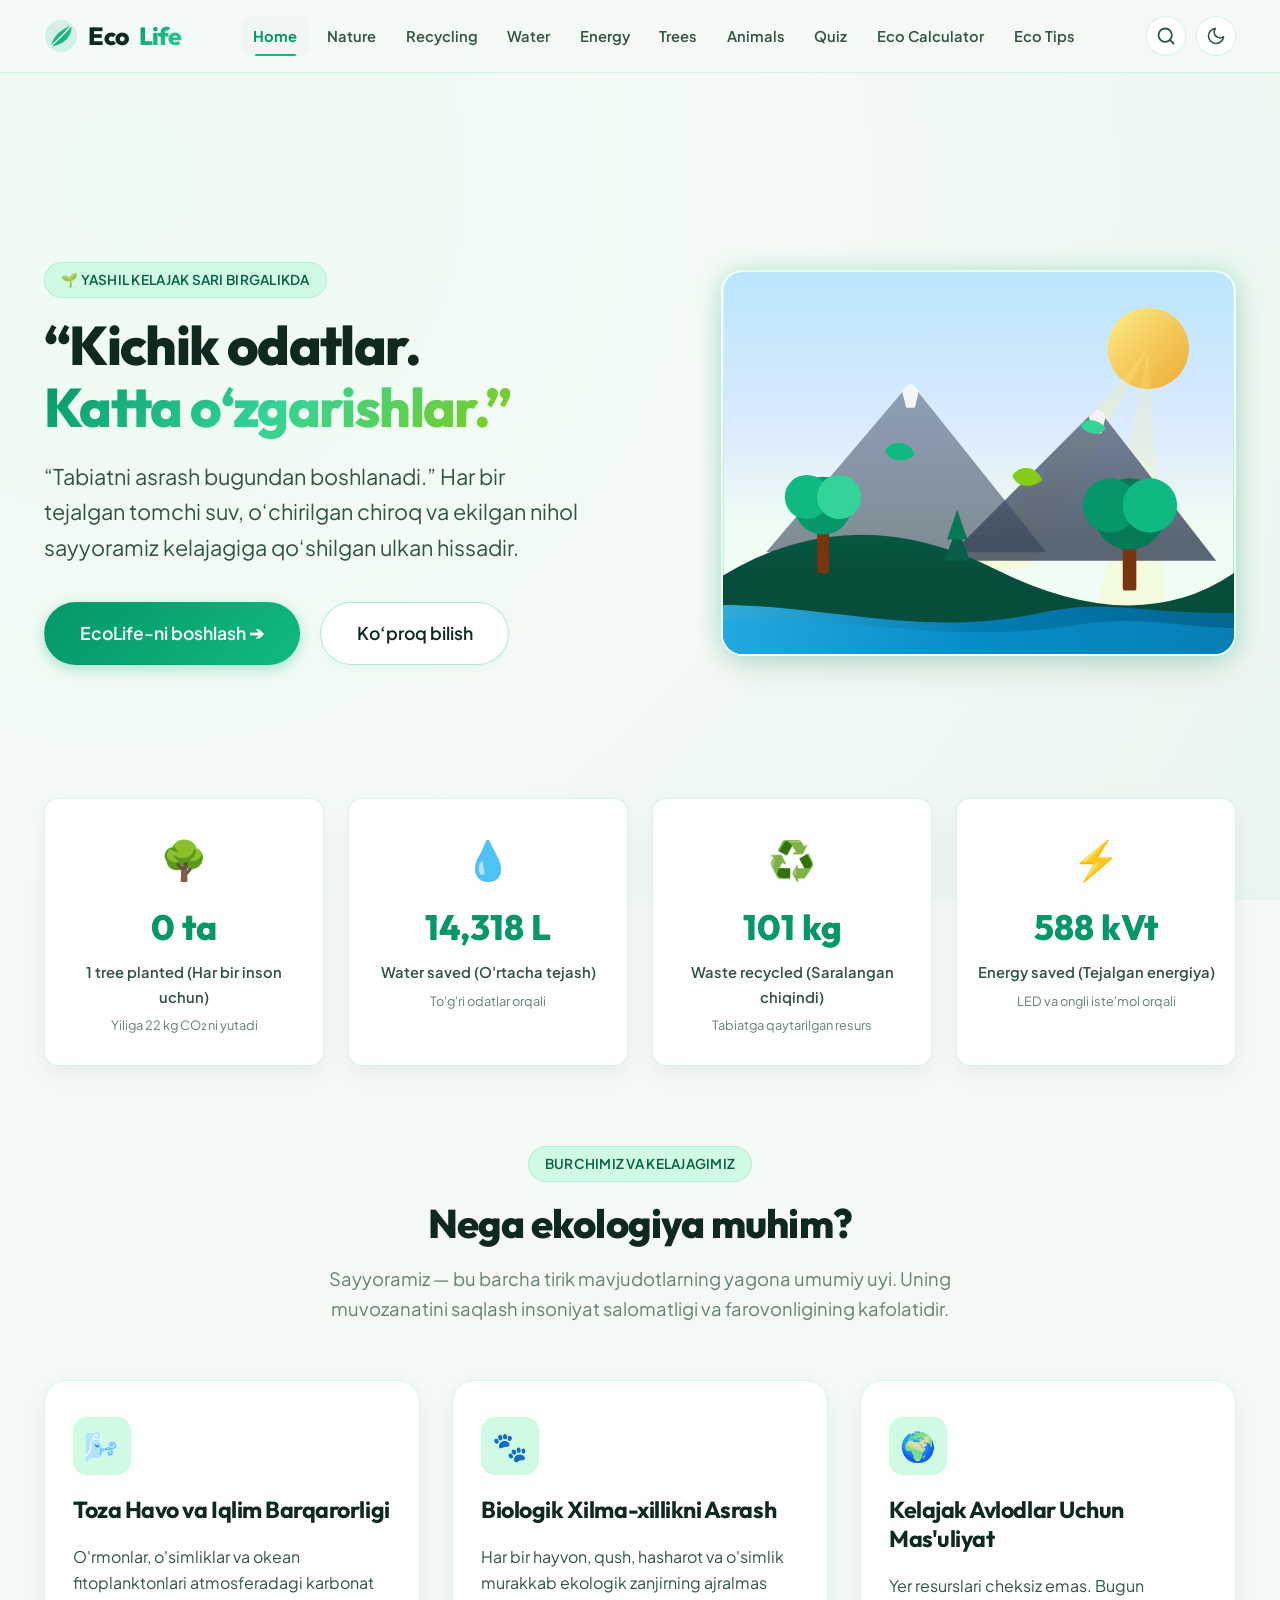
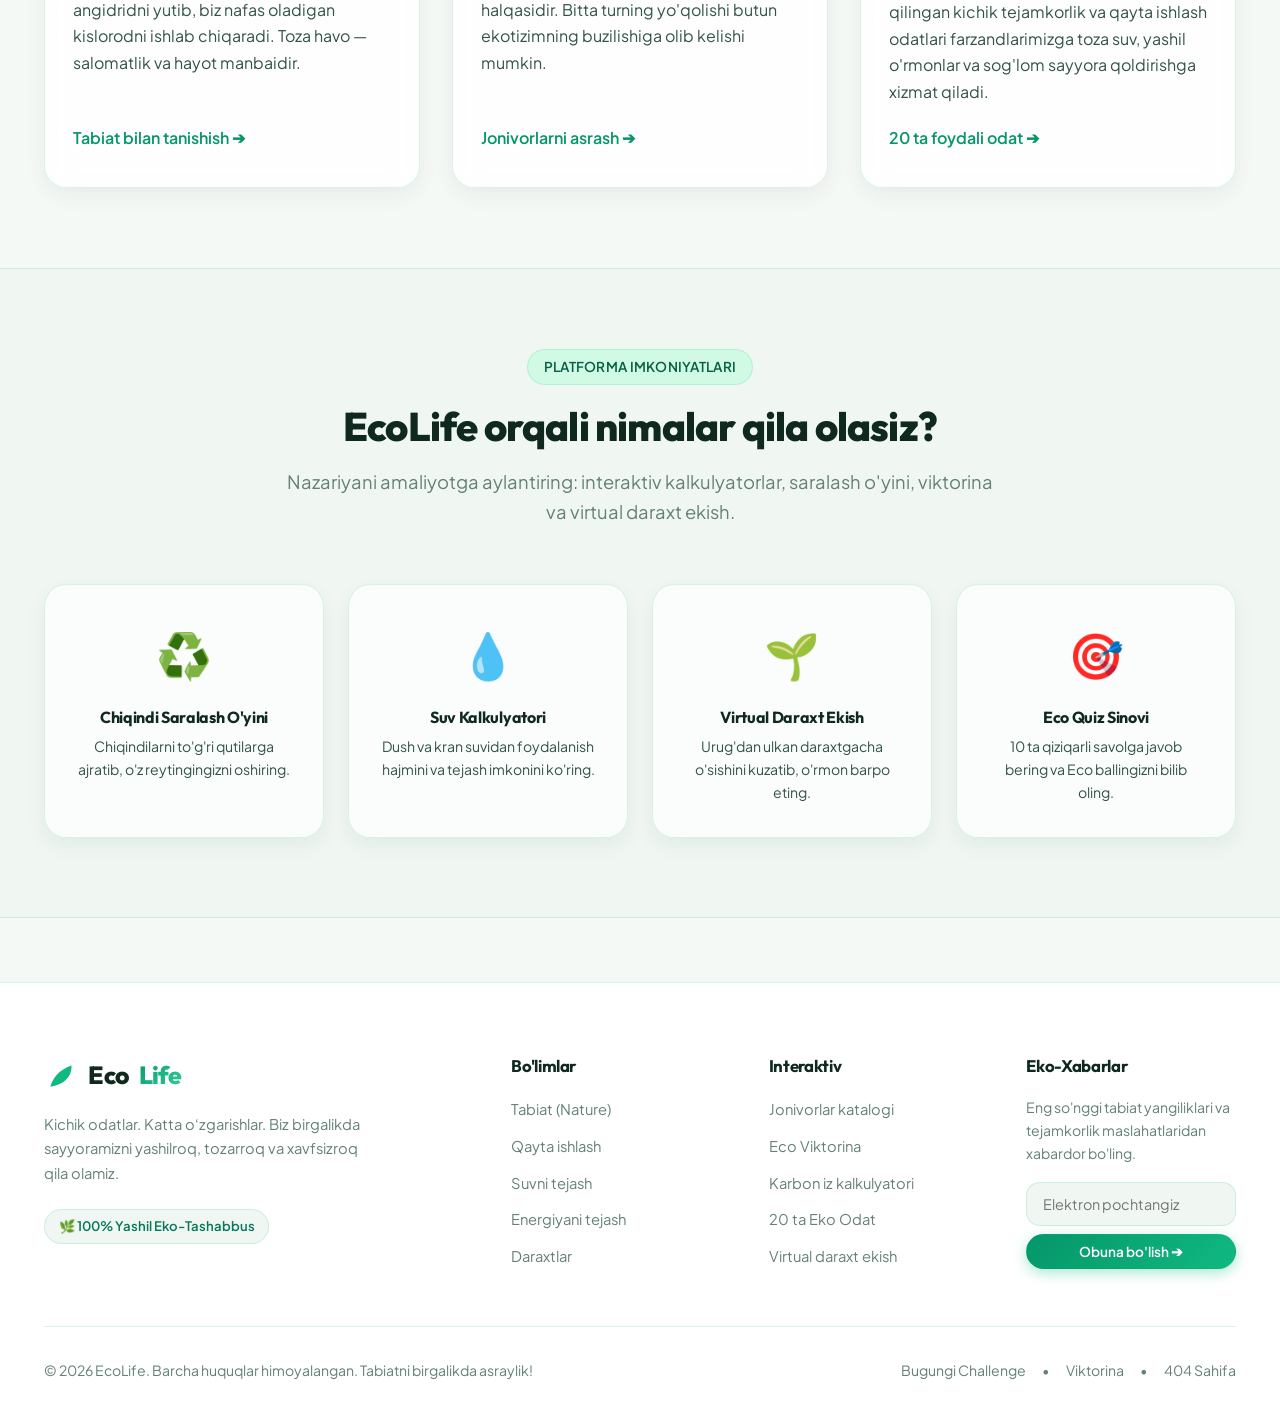
<file: index.html>
<!DOCTYPE html>
<html lang="uz" data-theme="light">
<head>
  <meta charset="UTF-8">
  <meta name="viewport" content="width=device-width, initial-scale=1.0">
  <title>EcoLife — Tabiatni asrash bugundan boshlanadi | Bosh sahifa</title>
  <meta name="description" content="EcoLife — Ekologiya, tabiatni muhofaza qilish, qayta ishlash, suv va energiya tejash hamda yashil odatlarga bag'ishlangan zamonaviy interaktiv platforma.">
  <meta name="keywords" content="ekologiya, tabiat, daraxt ekish, qayta ishlash, suvni tejash, energiyani tejash, yovvoyi tabiat, eco quiz">
  <link rel="icon" type="image/svg+xml" href="assets/favicon.svg">

  <link rel="stylesheet" href="css/style.css">
  <link rel="stylesheet" href="css/animations.css">
  <link rel="stylesheet" href="css/components.css">
  <link rel="stylesheet" href="css/responsive.css">
</head>
<body>

  <!-- PAGE LOADER -->
  <div id="page-loader">
    <div class="loader-spinner"></div>
    <div class="loader-text">EcoLife</div>
  </div>

  <!-- STICKY NAVBAR -->
  <header class="navbar-header">
    <div class="container navbar-inner">
      <a href="index.html" class="brand-logo" aria-label="EcoLife Bosh sahifa">
        <svg viewBox="0 0 64 64" fill="none">
          <circle cx="32" cy="32" r="30" fill="rgba(16,185,129,0.15)"/>
          <path d="M12 52C16 36 28 20 52 12C52 36 36 48 12 52Z" fill="url(#leafGrad)"/>
          <path d="M12 52C26 40 38 28 52 12" stroke="#FFFFFF" stroke-width="2.5" stroke-linecap="round"/>
          <defs>
            <linearGradient id="leafGrad" x1="12" y1="52" x2="52" y2="12">
              <stop stop-color="#059669"/>
              <stop offset="1" stop-color="#34D399"/>
            </linearGradient>
          </defs>
        </svg>
        Eco<span>Life</span>
      </a>

      <!-- Desktop Nav Menu (10 Pages) -->
      <nav class="nav-menu-desktop" aria-label="Asosiy menyu">
        <a href="index.html" class="nav-link active">Home</a>
        <a href="nature.html" class="nav-link">Nature</a>
        <a href="recycling.html" class="nav-link">Recycling</a>
        <a href="water.html" class="nav-link">Water</a>
        <a href="energy.html" class="nav-link">Energy</a>
        <a href="trees.html" class="nav-link">Trees</a>
        <a href="animals.html" class="nav-link">Animals</a>
        <a href="quiz.html" class="nav-link">Quiz</a>
        <a href="calculator.html" class="nav-link">Eco Calculator</a>
        <a href="tips.html" class="nav-link">Eco Tips</a>
      </nav>

      <!-- Action Buttons -->
      <div class="nav-actions">
        <button class="icon-btn search-open-btn" aria-label="Qidiruv" title="Qidiruv (Ctrl+K)">
          <svg width="20" height="20" viewBox="0 0 24 24" fill="none" stroke="currentColor" stroke-width="2.2" stroke-linecap="round" stroke-linejoin="round">
            <circle cx="11" cy="11" r="8"></circle>
            <line x1="21" y1="21" x2="16.65" y2="16.65"></line>
          </svg>
        </button>

        <button class="icon-btn theme-toggle-btn" aria-label="Rejimni o'zgartirish" title="Rejimni almashtirish">
          <svg class="theme-icon-moon" width="20" height="20" viewBox="0 0 24 24" fill="none" stroke="currentColor" stroke-width="2" stroke-linecap="round" stroke-linejoin="round">
            <path d="M21 12.79A9 9 0 1 1 11.21 3 7 7 0 0 0 21 12.79z"></path>
          </svg>
          <svg class="theme-icon-sun" width="20" height="20" viewBox="0 0 24 24" fill="none" stroke="currentColor" stroke-width="2" stroke-linecap="round" stroke-linejoin="round" style="display:none;">
            <circle cx="12" cy="12" r="5"></circle>
            <line x1="12" y1="1" x2="12" y2="3"></line>
            <line x1="12" y1="21" x2="12" y2="23"></line>
            <line x1="4.22" y1="4.22" x2="5.64" y2="5.64"></line>
            <line x1="18.36" y1="18.36" x2="19.78" y2="19.78"></line>
            <line x1="1" y1="12" x2="3" y2="12"></line>
            <line x1="21" y1="12" x2="23" y2="12"></line>
            <line x1="4.22" y1="19.78" x2="5.64" y2="18.36"></line>
            <line x1="18.36" y1="5.64" x2="19.78" y2="4.22"></line>
          </svg>
        </button>

        <button class="hamburger-btn" id="hamburger-btn" aria-label="Mobil menyu">
          <span></span>
          <span></span>
          <span></span>
        </button>
      </div>
    </div>
  </header>

  <!-- MOBILE NAVIGATION DRAWER -->
  <div class="mobile-nav-drawer" id="mobile-drawer">
    <div class="mobile-drawer-content">
      <div class="mobile-drawer-header">
        <a href="index.html" class="brand-logo">
          Eco<span>Life</span>
        </a>
        <button class="search-close-btn" id="drawer-close-btn">✕ Yopish</button>
      </div>
      <ul class="mobile-nav-links">
        <li><a href="index.html" class="active">🏠 Bosh sahifa (Home)</a></li>
        <li><a href="nature.html">🌿 Tabiat (Nature)</a></li>
        <li><a href="recycling.html">♻️ Qayta ishlash (Recycling)</a></li>
        <li><a href="water.html">💧 Suvni tejash (Water)</a></li>
        <li><a href="energy.html">⚡ Energiyani tejash (Energy)</a></li>
        <li><a href="trees.html">🌳 Daraxtlar (Trees)</a></li>
        <li><a href="animals.html">🐾 Jonivorlar (Animals)</a></li>
        <li><a href="quiz.html">🎯 Eco Viktorina (Quiz)</a></li>
        <li><a href="calculator.html">📊 Eco Kalkulyator</a></li>
        <li><a href="tips.html">💡 20 ta Eko Odat (Tips)</a></li>
      </ul>
      <div style="margin-top: auto; padding-top: 1rem; border-top: 1px solid var(--border-color);">
        <button class="btn btn-secondary btn-sm theme-toggle-btn" style="width: 100%;">
          Rejimni almashtirish 🌓
        </button>
      </div>
    </div>
  </div>

  <!-- SEARCH MODAL -->
  <div class="search-modal" id="search-modal" role="dialog" aria-modal="true">
    <div class="search-box-wrap">
      <div class="search-input-header">
        <svg width="22" height="22" viewBox="0 0 24 24" fill="none" stroke="currentColor" stroke-width="2.5">
          <circle cx="11" cy="11" r="8"></circle>
          <line x1="21" y1="21" x2="16.65" y2="16.65"></line>
        </svg>
        <input type="text" id="search-input" class="search-input" placeholder="Sayt bo'ylab qidirish... (masalan: plastik, daraxt, panda)">
        <button class="search-close-btn" id="search-close-btn">ESC</button>
      </div>
      <ul class="search-results-list" id="search-results">
        <!-- Results rendered by main.js -->
      </ul>
    </div>
  </div>

  <!-- MAIN CONTENT -->
  <main id="main-content">
    
    <!-- 1. HERO SECTION -->
    <section class="hero-section">
      <div class="container hero-grid">
        <div class="hero-content reveal">
          <span class="badge-pill">
            🌱 Yashil kelajak sari birgalikda
          </span>
          <h1 class="hero-title">
            “Kichik odatlar.<br>
            <span>Katta o‘zgarishlar.”</span>
          </h1>
          <p class="hero-subtitle">
            “Tabiatni asrash bugundan boshlanadi.” Har bir tejalgan tomchi suv, o‘chirilgan chiroq va ekilgan nihol sayyoramiz kelajagiga qo‘shilgan ulkan hissadir.
          </p>
          <div class="hero-cta-group">
            <a href="nature.html" class="btn btn-primary btn-lg btn-ripple">
              EcoLife-ni boshlash ➔
            </a>
            <a href="#why-eco" class="btn btn-secondary btn-lg">
              Ko‘proq bilish
            </a>
          </div>
        </div>

        <!-- Animated Nature Scene (Trees, Leaves, Water, Mountains, Sunlight) -->
        <div class="nature-scene-card reveal reveal-delay-2" aria-label="Interaktiv jonli tabiat manzarasi">
          <svg class="nature-scene-svg" viewBox="0 0 600 450" fill="none" xmlns="http://www.w3.org/2000/svg">
            <defs>
              <linearGradient id="skyGrad" x1="300" y1="0" x2="300" y2="300" gradientUnits="userSpaceOnUse">
                <stop stop-color="#bae6fd"/>
                <stop offset="0.6" stop-color="#dbeafe"/>
                <stop offset="1" stop-color="#f0fdf4"/>
              </linearGradient>
              <linearGradient id="sunGlow" x1="0" y1="0" x2="1" y2="1">
                <stop stop-color="#fef08a"/>
                <stop offset="1" stop-color="#f59e0b" stop-opacity="0.8"/>
              </linearGradient>
              <linearGradient id="mtnBack" x1="300" y1="120" x2="300" y2="320" gradientUnits="userSpaceOnUse">
                <stop stop-color="#64748b"/>
                <stop offset="1" stop-color="#334155"/>
              </linearGradient>
              <linearGradient id="mtnFront" x1="300" y1="180" x2="300" y2="350" gradientUnits="userSpaceOnUse">
                <stop stop-color="#047857"/>
                <stop offset="1" stop-color="#064e3b"/>
              </linearGradient>
              <linearGradient id="riverGrad" x1="0" y1="360" x2="600" y2="450" gradientUnits="userSpaceOnUse">
                <stop stop-color="#38bdf8"/>
                <stop offset="0.5" stop-color="#0284c7"/>
                <stop offset="1" stop-color="#0369a1"/>
              </linearGradient>
            </defs>

            <!-- Sky -->
            <rect width="600" height="450" fill="url(#skyGrad)"/>

            <!-- Sunlight Rays -->
            <circle cx="500" cy="90" r="48" fill="url(#sunGlow)" class="pulse-glow"/>
            <polygon points="500,90 280,350 360,350" fill="#fef08a" fill-opacity="0.25" class="sunbeam-anim"/>
            <polygon points="500,90 440,400 520,400" fill="#fef08a" fill-opacity="0.2" class="sunbeam-anim"/>

            <!-- Distant Mountains -->
            <polygon points="50,330 220,130 380,330" fill="url(#mtnBack)" opacity="0.6"/>
            <polygon points="210,140 220,130 230,140 225,160 215,160" fill="#ffffff" opacity="0.9"/>
            <polygon points="260,340 440,160 580,340" fill="url(#mtnBack)" opacity="0.8"/>
            <polygon points="430,170 440,160 450,170 445,190 435,190" fill="#ffffff" opacity="0.9"/>

            <!-- Foreground Rolling Hills & Forests -->
            <path d="M-20 370 Q140 260 320 350 T620 340 L620 450 L-20 450 Z" fill="url(#mtnFront)"/>
            
            <!-- Flowing River Water with Wave animation -->
            <path class="wave-animated" d="M-100 400 C80 370 200 440 380 400 C480 380 540 420 700 390 L700 460 L-100 460 Z" fill="url(#riverGrad)" opacity="0.85"/>
            <path d="M-50 415 C100 390 240 445 420 415 C520 400 580 435 700 410 L700 460 L-50 460 Z" fill="#0ea5e9" opacity="0.4"/>

            <!-- Swaying Trees -->
            <g class="tree-sway">
              <!-- Tree 1 -->
              <rect x="110" y="290" width="14" height="65" fill="#78350f" rx="3"/>
              <circle cx="117" cy="275" r="34" fill="#059669"/>
              <circle cx="98" cy="265" r="26" fill="#10b981"/>
              <circle cx="136" cy="265" r="26" fill="#34d399"/>

              <!-- Tree 2 -->
              <rect x="470" y="300" width="16" height="75" fill="#78350f" rx="3"/>
              <circle cx="478" cy="285" r="42" fill="#047857"/>
              <circle cx="455" cy="275" r="32" fill="#059669"/>
              <circle cx="502" cy="275" r="32" fill="#10b981"/>

              <!-- Small Pine Tree -->
              <polygon points="260,340 275,300 290,340" fill="#065f46"/>
              <polygon points="263,315 275,280 287,315" fill="#047857"/>
            </g>

            <!-- Floating Leaves in the air -->
            <g class="floating-leaf">
              <path d="M190 210 C200 195 220 200 225 215 C215 225 195 225 190 210 Z" fill="#10b981"/>
            </g>
            <g class="floating-leaf-fast">
              <path d="M340 240 C350 225 370 230 375 245 C365 255 345 255 340 240 Z" fill="#84cc16"/>
            </g>
            <g class="floating-leaf-slow">
              <path d="M420 180 C430 170 445 175 450 185 C440 195 425 190 420 180 Z" fill="#34d399"/>
            </g>
          </svg>
        </div>
      </div>
    </section>

    <!-- 2. ANIMATED STATISTICS SECTION -->
    <section class="container">
      <div class="stats-grid">
        
        <div class="stat-card reveal reveal-delay-1">
          <span class="stat-icon">🌳</span>
          <div class="stat-number nature-counter" data-target="1" data-suffix=" ta">0</div>
          <div class="stat-label">1 tree planted (Har bir inson uchun)</div>
          <p style="font-size: 0.8rem; margin-top: 0.4rem; color: var(--text-muted);">Yiliga 22 kg CO₂ ni yutadi</p>
        </div>

        <div class="stat-card reveal reveal-delay-2">
          <span class="stat-icon">💧</span>
          <div class="stat-number nature-counter" data-target="45000" data-suffix=" L">0</div>
          <div class="stat-label">Water saved (O'rtacha tejash)</div>
          <p style="font-size: 0.8rem; margin-top: 0.4rem; color: var(--text-muted);">To'g'ri odatlar orqali</p>
        </div>

        <div class="stat-card reveal reveal-delay-3">
          <span class="stat-icon">♻️</span>
          <div class="stat-number nature-counter" data-target="320" data-suffix=" kg">0</div>
          <div class="stat-label">Waste recycled (Saralangan chiqindi)</div>
          <p style="font-size: 0.8rem; margin-top: 0.4rem; color: var(--text-muted);">Tabiatga qaytarilgan resurs</p>
        </div>

        <div class="stat-card reveal reveal-delay-4">
          <span class="stat-icon">⚡</span>
          <div class="stat-number nature-counter" data-target="1850" data-suffix=" kVt">0</div>
          <div class="stat-label">Energy saved (Tejalgan energiya)</div>
          <p style="font-size: 0.8rem; margin-top: 0.4rem; color: var(--text-muted);">LED va ongli iste'mol orqali</p>
        </div>

      </div>
    </section>

    <!-- 3. SECTION: "NEGA EKOLOGIYA MUHIM?" -->
    <section class="section" id="why-eco">
      <div class="container">
        <div class="section-title-wrap reveal">
          <span class="badge-pill">Burchimiz va kelajagimiz</span>
          <h2 class="section-title">Nega ekologiya muhim?</h2>
          <p class="section-subtitle">
            Sayyoramiz — bu barcha tirik mavjudotlarning yagona umumiy uyi. Uning muvozanatini saqlash insoniyat salomatligi va farovonligining kafolatidir.
          </p>
        </div>

        <div class="tri-cards-grid">
          
          <!-- Card 1 -->
          <div class="feature-card glass-card reveal reveal-delay-1">
            <div class="feature-icon-box">🌬️</div>
            <h3 style="font-size: 1.45rem;">Toza Havo va Iqlim Barqarorligi</h3>
            <p>
              O'rmonlar, o'simliklar va okean fitoplanktonlari atmosferadagi karbonat angidridni yutib, biz nafas oladigan kislorodni ishlab chiqaradi. Toza havo — salomatlik va hayot manbaidir.
            </p>
            <a href="nature.html" style="font-weight: 600; color: var(--primary-600); margin-top: auto; display: inline-flex; align-items: center; gap: 0.4rem;">
              Tabiat bilan tanishish ➔
            </a>
          </div>

          <!-- Card 2 -->
          <div class="feature-card glass-card reveal reveal-delay-2">
            <div class="feature-icon-box">🐾</div>
            <h3 style="font-size: 1.45rem;">Biologik Xilma-xillikni Asrash</h3>
            <p>
              Har bir hayvon, qush, hasharot va o'simlik murakkab ekologik zanjirning ajralmas halqasidir. Bitta turning yo'qolishi butun ekotizimning buzilishiga olib kelishi mumkin.
            </p>
            <a href="animals.html" style="font-weight: 600; color: var(--primary-600); margin-top: auto; display: inline-flex; align-items: center; gap: 0.4rem;">
              Jonivorlarni asrash ➔
            </a>
          </div>

          <!-- Card 3 -->
          <div class="feature-card glass-card reveal reveal-delay-3">
            <div class="feature-icon-box">🌍</div>
            <h3 style="font-size: 1.45rem;">Kelajak Avlodlar Uchun Mas'uliyat</h3>
            <p>
              Yer resurslari cheksiz emas. Bugun qilingan kichik tejamkorlik va qayta ishlash odatlari farzandlarimizga toza suv, yashil o'rmonlar va sog'lom sayyora qoldirishga xizmat qiladi.
            </p>
            <a href="tips.html" style="font-weight: 600; color: var(--primary-600); margin-top: auto; display: inline-flex; align-items: center; gap: 0.4rem;">
              20 ta foydali odat ➔
            </a>
          </div>

        </div>
      </div>
    </section>

    <!-- 4. QUICK EXPLORE HIGHLIGHTS -->
    <section class="section" style="background: var(--surface-alt); border-top: 1px solid var(--border-color); border-bottom: 1px solid var(--border-color);">
      <div class="container">
        <div class="section-title-wrap reveal">
          <span class="badge-pill">Platforma Imkoniyatlari</span>
          <h2 class="section-title">EcoLife orqali nimalar qila olasiz?</h2>
          <p class="section-subtitle">
            Nazariyani amaliyotga aylantiring: interaktiv kalkulyatorlar, saralash o'yini, viktorina va virtual daraxt ekish.
          </p>
        </div>

        <div style="display: grid; grid-template-columns: repeat(auto-fit, minmax(260px, 1fr)); gap: 1.5rem;">
          <a href="recycling.html" class="glass-card reveal reveal-delay-1" style="text-align: center; padding: 2rem;">
            <div style="font-size: 2.8rem; margin-bottom: 1rem;">♻️</div>
            <h4>Chiqindi Saralash O'yini</h4>
            <p style="font-size: 0.88rem; margin-top: 0.5rem;">Chiqindilarni to'g'ri qutilarga ajratib, o'z reytingingizni oshiring.</p>
          </a>

          <a href="water.html" class="glass-card reveal reveal-delay-2" style="text-align: center; padding: 2rem;">
            <div style="font-size: 2.8rem; margin-bottom: 1rem;">💧</div>
            <h4>Suv Kalkulyatori</h4>
            <p style="font-size: 0.88rem; margin-top: 0.5rem;">Dush va kran suvidan foydalanish hajmini va tejash imkonini ko'ring.</p>
          </a>

          <a href="trees.html" class="glass-card reveal reveal-delay-3" style="text-align: center; padding: 2rem;">
            <div style="font-size: 2.8rem; margin-bottom: 1rem;">🌱</div>
            <h4>Virtual Daraxt Ekish</h4>
            <p style="font-size: 0.88rem; margin-top: 0.5rem;">Urug'dan ulkan daraxtgacha o'sishini kuzatib, o'rmon barpo eting.</p>
          </a>

          <a href="quiz.html" class="glass-card reveal reveal-delay-4" style="text-align: center; padding: 2rem;">
            <div style="font-size: 2.8rem; margin-bottom: 1rem;">🎯</div>
            <h4>Eco Quiz Sinovi</h4>
            <p style="font-size: 0.88rem; margin-top: 0.5rem;">10 ta qiziqarli savolga javob bering va Eco ballingizni bilib oling.</p>
          </a>
        </div>
      </div>
    </section>

  </main>

  <!-- BACK TO TOP BUTTON -->
  <button class="back-to-top" id="back-to-top" aria-label="Yuqoriga qaytish" title="Yuqoriga chiqish">
    <svg viewBox="0 0 24 24" fill="none" stroke="currentColor" stroke-width="2.5" stroke-linecap="round" stroke-linejoin="round">
      <polyline points="18 15 12 9 6 15"></polyline>
    </svg>
  </button>

  <!-- FOOTER -->
  <footer class="site-footer">
    <div class="container">
      <div class="footer-grid">
        <div class="footer-brand">
          <a href="index.html" class="brand-logo">
            <svg width="30" height="30" viewBox="0 0 64 64" fill="none">
              <path d="M12 52C16 36 28 20 52 12C52 36 36 48 12 52Z" fill="#10B981"/>
            </svg>
            Eco<span>Life</span>
          </a>
          <p>
            Kichik odatlar. Katta o‘zgarishlar. Biz birgalikda sayyoramizni yashilroq, tozarroq va xavfsizroq qila olamiz.
          </p>
          <div class="eco-pledge-badge">
            🌿 100% Yashil Eko-Tashabbus
          </div>
        </div>

        <div class="footer-col">
          <h4>Bo'limlar</h4>
          <ul class="footer-links">
            <li><a href="nature.html">Tabiat (Nature)</a></li>
            <li><a href="recycling.html">Qayta ishlash</a></li>
            <li><a href="water.html">Suvni tejash</a></li>
            <li><a href="energy.html">Energiyani tejash</a></li>
            <li><a href="trees.html">Daraxtlar</a></li>
          </ul>
        </div>

        <div class="footer-col">
          <h4>Interaktiv</h4>
          <ul class="footer-links">
            <li><a href="animals.html">Jonivorlar katalogi</a></li>
            <li><a href="quiz.html">Eco Viktorina</a></li>
            <li><a href="calculator.html">Karbon iz kalkulyatori</a></li>
            <li><a href="tips.html">20 ta Eko Odat</a></li>
            <li><a href="trees.html#virtual-tree">Virtual daraxt ekish</a></li>
          </ul>
        </div>

        <div class="footer-col">
          <h4>Eko-Xabarlar</h4>
          <p style="font-size: 0.88rem; color: var(--text-muted); margin-bottom: 1rem;">
            Eng so'nggi tabiat yangiliklari va tejamkorlik maslahatlaridan xabardor bo'ling.
          </p>
          <form id="footer-subscribe-form" style="display: flex; gap: 0.5rem; flex-direction: column;">
            <input type="email" placeholder="Elektron pochtangiz" class="calc-input" required style="font-size: 0.9rem;">
            <button type="submit" class="btn btn-primary btn-sm">Obuna bo'lish ➔</button>
          </form>
        </div>
      </div>

      <div class="footer-bottom">
        <div>&copy; 2026 EcoLife. Barcha huquqlar himoyalangan. Tabiatni birgalikda asraylik!</div>
        <div style="display: flex; gap: 1rem;">
          <a href="tips.html">Bugungi Challenge</a>
          <span>•</span>
          <a href="quiz.html">Viktorina</a>
          <span>•</span>
          <a href="404.html">404 Sahifa</a>
        </div>
      </div>
    </div>
  </footer>

  <!-- Scripts -->
  <script src="js/data.js"></script>
  <script src="js/main.js"></script>
  <script src="js/nature.js"></script>
</body>
</html>
</file>
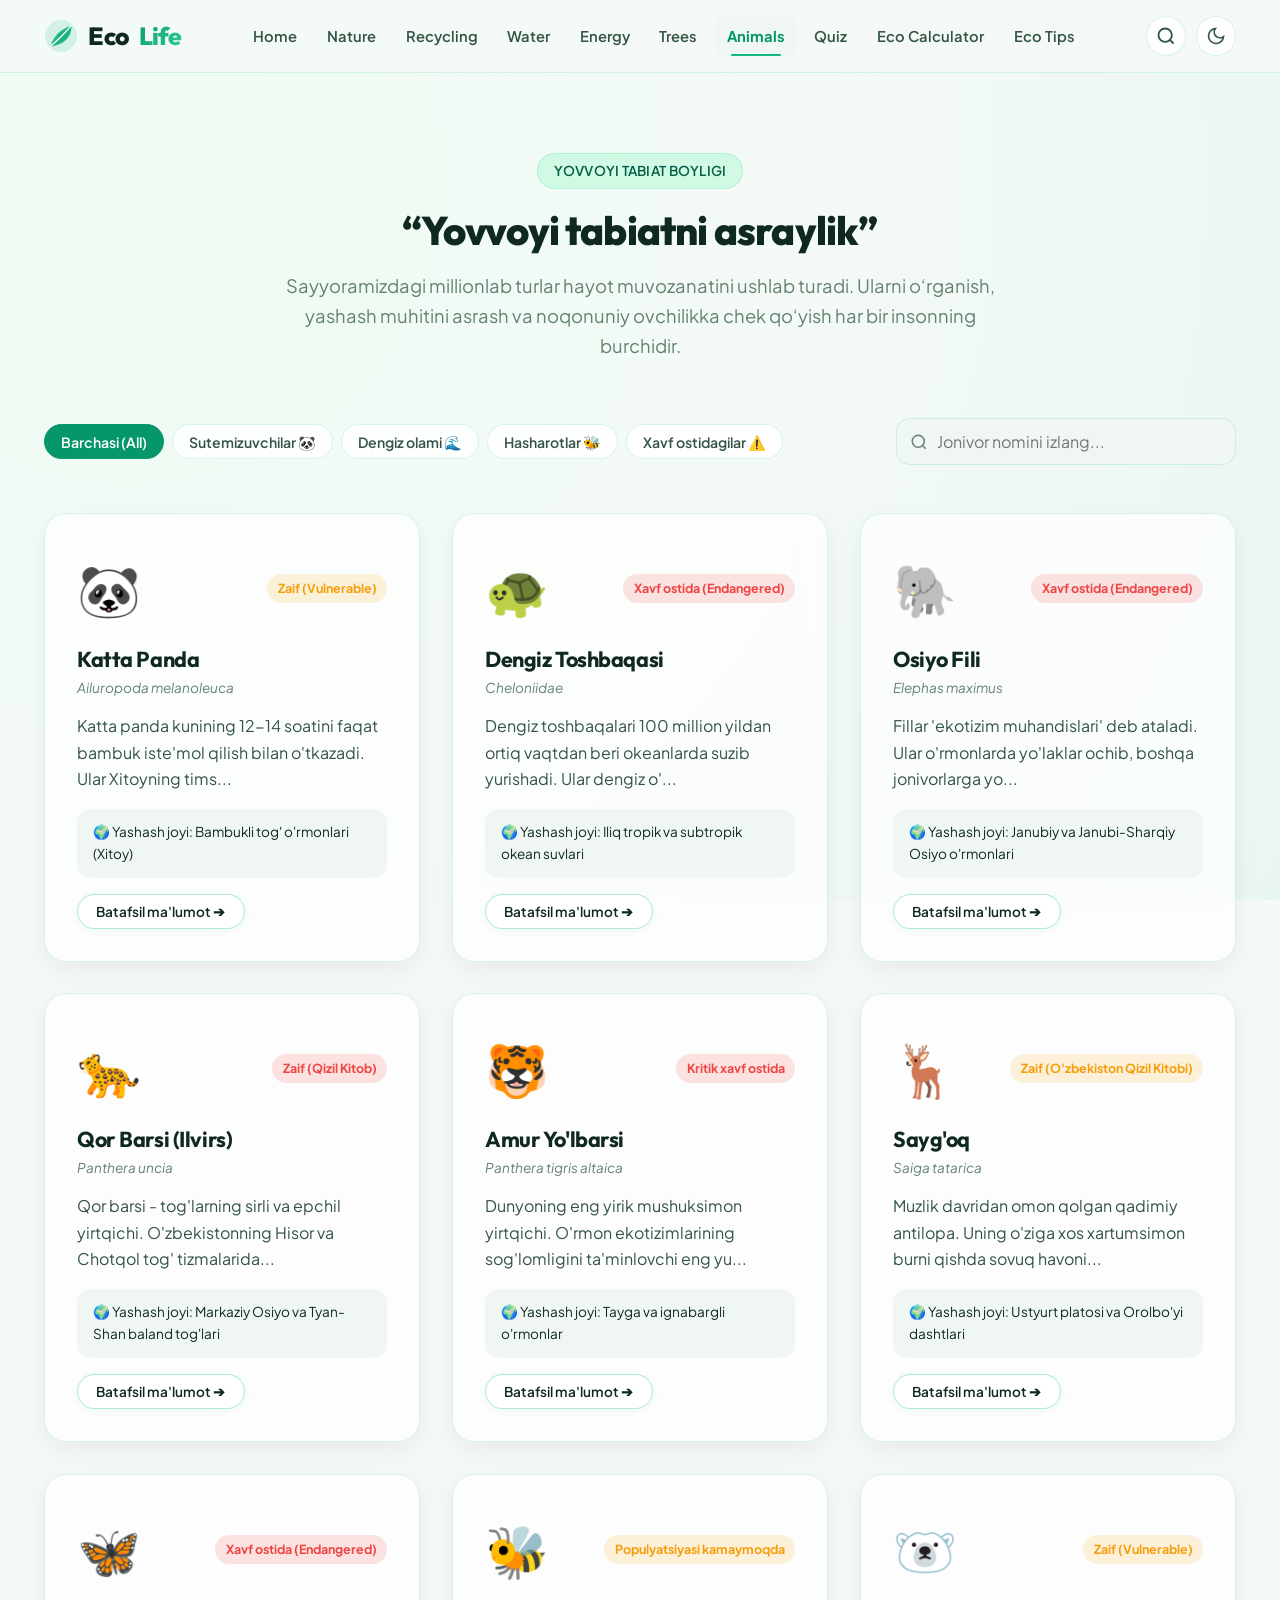
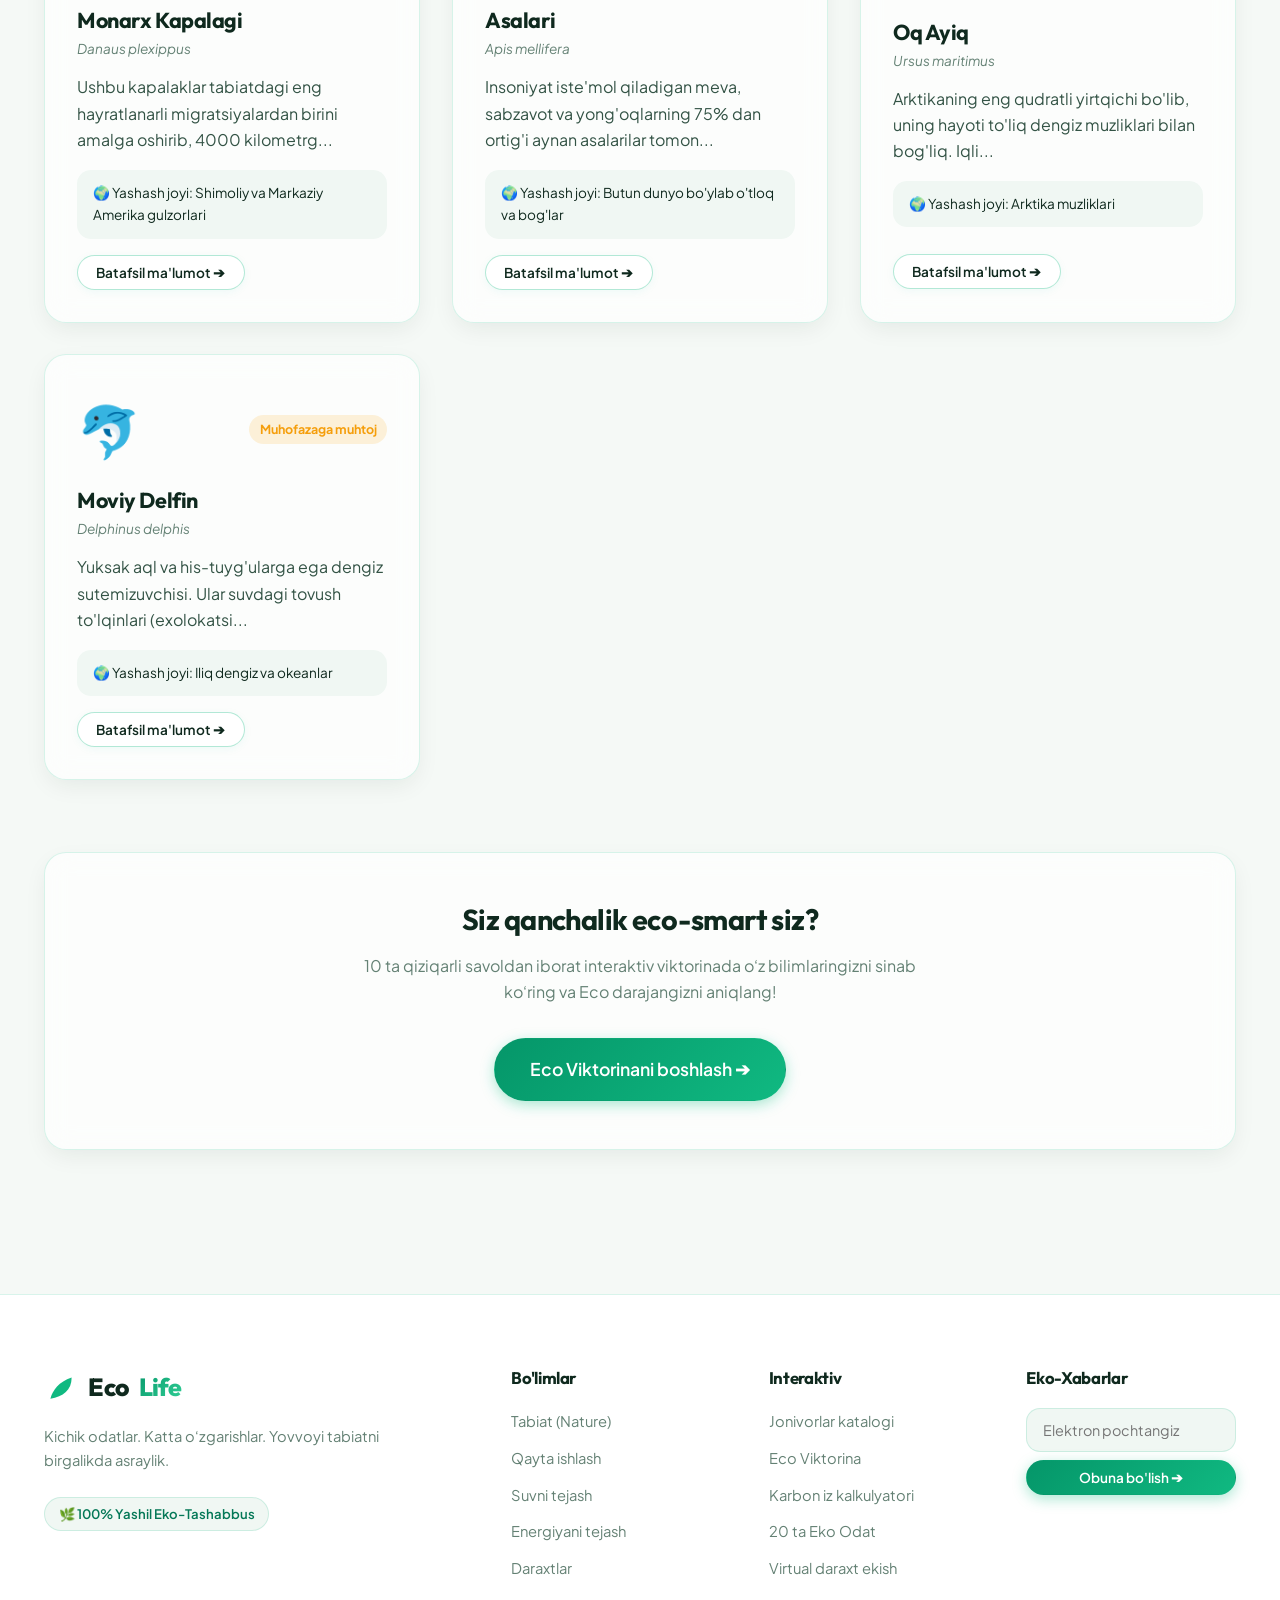
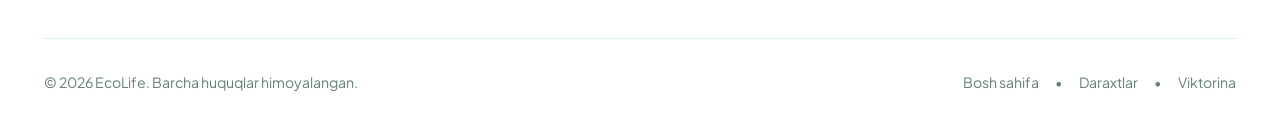
<file: animals.html>
<!DOCTYPE html>
<html lang="uz" data-theme="light">
<head>
  <meta charset="UTF-8">
  <meta name="viewport" content="width=device-width, initial-scale=1.0">
  <title>Yovvoyi tabiatni asraylik | EcoLife Animals</title>
  <meta name="description" content="Sayyoramizning eng noyob va go'zal jonivorlari katalogi, yashash muhiti, faktlar va muhofaza choralari.">
  <link rel="icon" type="image/svg+xml" href="assets/favicon.svg">

  <link rel="stylesheet" href="css/style.css">
  <link rel="stylesheet" href="css/animations.css">
  <link rel="stylesheet" href="css/components.css">
  <link rel="stylesheet" href="css/responsive.css">
</head>
<body>

  <!-- PAGE LOADER -->
  <div id="page-loader">
    <div class="loader-spinner"></div>
    <div class="loader-text">EcoLife Animals</div>
  </div>

  <!-- STICKY NAVBAR -->
  <header class="navbar-header">
    <div class="container navbar-inner">
      <a href="index.html" class="brand-logo" aria-label="EcoLife Bosh sahifa">
        <svg viewBox="0 0 64 64" fill="none">
          <circle cx="32" cy="32" r="30" fill="rgba(16,185,129,0.15)"/>
          <path d="M12 52C16 36 28 20 52 12C52 36 36 48 12 52Z" fill="url(#leafGrad)"/>
          <path d="M12 52C26 40 38 28 52 12" stroke="#FFFFFF" stroke-width="2.5" stroke-linecap="round"/>
          <defs>
            <linearGradient id="leafGrad" x1="12" y1="52" x2="52" y2="12">
              <stop stop-color="#059669"/>
              <stop offset="1" stop-color="#34D399"/>
            </linearGradient>
          </defs>
        </svg>
        Eco<span>Life</span>
      </a>

      <nav class="nav-menu-desktop" aria-label="Asosiy menyu">
        <a href="index.html" class="nav-link">Home</a>
        <a href="nature.html" class="nav-link">Nature</a>
        <a href="recycling.html" class="nav-link">Recycling</a>
        <a href="water.html" class="nav-link">Water</a>
        <a href="energy.html" class="nav-link">Energy</a>
        <a href="trees.html" class="nav-link">Trees</a>
        <a href="animals.html" class="nav-link active">Animals</a>
        <a href="quiz.html" class="nav-link">Quiz</a>
        <a href="calculator.html" class="nav-link">Eco Calculator</a>
        <a href="tips.html" class="nav-link">Eco Tips</a>
      </nav>

      <div class="nav-actions">
        <button class="icon-btn search-open-btn" aria-label="Qidiruv" title="Qidiruv (Ctrl+K)">
          <svg width="20" height="20" viewBox="0 0 24 24" fill="none" stroke="currentColor" stroke-width="2.2">
            <circle cx="11" cy="11" r="8"></circle>
            <line x1="21" y1="21" x2="16.65" y2="16.65"></line>
          </svg>
        </button>

        <button class="icon-btn theme-toggle-btn" aria-label="Rejimni o'zgartirish">
          <svg class="theme-icon-moon" width="20" height="20" viewBox="0 0 24 24" fill="none" stroke="currentColor" stroke-width="2">
            <path d="M21 12.79A9 9 0 1 1 11.21 3 7 7 0 0 0 21 12.79z"></path>
          </svg>
          <svg class="theme-icon-sun" width="20" height="20" viewBox="0 0 24 24" fill="none" stroke="currentColor" stroke-width="2" style="display:none;">
            <circle cx="12" cy="12" r="5"></circle>
            <line x1="12" y1="1" x2="12" y2="3"></line>
            <line x1="12" y1="21" x2="12" y2="23"></line>
          </svg>
        </button>

        <button class="hamburger-btn" id="hamburger-btn" aria-label="Mobil menyu">
          <span></span><span></span><span></span>
        </button>
      </div>
    </div>
  </header>

  <!-- MOBILE DRAWER -->
  <div class="mobile-nav-drawer" id="mobile-drawer">
    <div class="mobile-drawer-content">
      <div class="mobile-drawer-header">
        <a href="index.html" class="brand-logo">Eco<span>Life</span></a>
        <button class="search-close-btn" id="drawer-close-btn">✕ Yopish</button>
      </div>
      <ul class="mobile-nav-links">
        <li><a href="index.html">🏠 Bosh sahifa (Home)</a></li>
        <li><a href="nature.html">🌿 Tabiat (Nature)</a></li>
        <li><a href="recycling.html">♻️ Qayta ishlash (Recycling)</a></li>
        <li><a href="water.html">💧 Suvni tejash (Water)</a></li>
        <li><a href="energy.html">⚡ Energiyani tejash (Energy)</a></li>
        <li><a href="trees.html">🌳 Daraxtlar (Trees)</a></li>
        <li><a href="animals.html" class="active">🐾 Jonivorlar (Animals)</a></li>
        <li><a href="quiz.html">🎯 Eco Viktorina (Quiz)</a></li>
        <li><a href="calculator.html">📊 Eco Kalkulyator</a></li>
        <li><a href="tips.html">💡 20 ta Eko Odat (Tips)</a></li>
      </ul>
    </div>
  </div>

  <!-- SEARCH MODAL -->
  <div class="search-modal" id="search-modal" role="dialog" aria-modal="true">
    <div class="search-box-wrap">
      <div class="search-input-header">
        <svg width="22" height="22" viewBox="0 0 24 24" fill="none" stroke="currentColor" stroke-width="2.5">
          <circle cx="11" cy="11" r="8"></circle>
          <line x1="21" y1="21" x2="16.65" y2="16.65"></line>
        </svg>
        <input type="text" id="search-input" class="search-input" placeholder="Sayt bo'ylab qidirish...">
        <button class="search-close-btn" id="search-close-btn">ESC</button>
      </div>
      <ul class="search-results-list" id="search-results"></ul>
    </div>
  </div>

  <!-- MAIN ANIMALS CONTENT -->
  <main class="section">
    <div class="container">
      
      <!-- Page Header -->
      <div class="section-title-wrap reveal">
        <span class="badge-pill">Yovvoyi Tabiat Boyligi</span>
        <h1 class="section-title">“Yovvoyi tabiatni asraylik”</h1>
        <p class="section-subtitle">
          Sayyoramizdagi millionlab turlar hayot muvozanatini ushlab turadi. Ularni o‘rganish, yashash muhitini asrash va noqonuniy ovchilikka chek qo‘yish har bir insonning burchidir.
        </p>
      </div>

      <!-- Search & Filter Bar -->
      <div class="animals-filter-bar reveal">
        <!-- Category Filter Buttons -->
        <div class="filter-chips">
          <button class="chip-btn animal-filter-btn active" data-category="all">Barchasi (All)</button>
          <button class="chip-btn animal-filter-btn" data-category="mammals">Sutemizuvchilar 🐼</button>
          <button class="chip-btn animal-filter-btn" data-category="marine">Dengiz olami 🌊</button>
          <button class="chip-btn animal-filter-btn" data-category="insects">Hasharotlar 🐝</button>
          <button class="chip-btn animal-filter-btn" data-category="endangered">Xavf ostidagilar ⚠️</button>
        </div>

        <!-- Realtime Search Input -->
        <div style="position: relative; min-width: 260px; max-width: 340px; width: 100%;">
          <input type="text" id="animal-search-input" class="calc-input" placeholder="Jonivor nomini izlang..." style="padding-left: 2.5rem;">
          <svg style="position: absolute; left: 0.85rem; top: 50%; transform: translateY(-50%); color: var(--text-muted);" width="18" height="18" viewBox="0 0 24 24" fill="none" stroke="currentColor" stroke-width="2">
            <circle cx="11" cy="11" r="8"></circle>
            <line x1="21" y1="21" x2="16.65" y2="16.65"></line>
          </svg>
        </div>
      </div>

      <!-- Animals Grid (Rendered dynamically by animals.js) -->
      <div class="animals-grid" id="animals-grid">
        <!-- Rendered items -->
      </div>

      <!-- ANIMAL DETAILS MODAL DIALOG -->
      <div class="modal-overlay" id="animal-modal" role="dialog" aria-modal="true">
        <div class="modal-dialog">
          <button class="modal-close-icon" id="animal-modal-close">✕</button>
          
          <div style="display: flex; align-items: center; gap: 1.25rem; margin-bottom: 1.5rem;">
            <div id="animal-modal-icon" style="font-size: 3.8rem;">🐼</div>
            <div>
              <h2 id="animal-modal-name" style="font-size: 1.8rem; margin-bottom: 0.2rem;">Panda</h2>
              <p id="animal-modal-latin" style="font-style: italic; color: var(--text-muted); font-size: 0.95rem;"></p>
              <div style="margin-top: 0.4rem;">
                <span id="animal-modal-status" class="badge-pill">Status</span>
              </div>
            </div>
          </div>

          <div style="display: flex; flex-direction: column; gap: 1.25rem;">
            <div>
              <h4 style="color: var(--primary-600); margin-bottom: 0.35rem;">🌍 Yashash muhiti:</h4>
              <p id="animal-modal-habitat" style="font-size: 0.95rem;"></p>
            </div>

            <div>
              <h4 style="color: var(--primary-600); margin-bottom: 0.35rem;">📖 Tavsif:</h4>
              <p id="animal-modal-desc" style="font-size: 0.95rem; line-height: 1.65;"></p>
            </div>

            <div style="padding: 1rem; background: var(--surface-alt); border-left: 4px solid var(--accent-amber); border-radius: var(--radius-md);">
              <h4 style="color: var(--accent-amber); margin-bottom: 0.25rem;">💡 Qiziqarli fakt:</h4>
              <p id="animal-modal-fact" style="font-size: 0.92rem;"></p>
            </div>

            <div style="padding: 1rem; background: rgba(16, 185, 129, 0.12); border-left: 4px solid var(--primary-500); border-radius: var(--radius-md);">
              <h4 style="color: var(--primary-700); margin-bottom: 0.25rem;">🛡️ Muhofaza qilish bo‘yicha maslahat:</h4>
              <p id="animal-modal-tip" style="font-size: 0.92rem;"></p>
            </div>
          </div>

        </div>
      </div>

      <!-- Bottom Next CTA -->
      <div class="glass-card reveal" style="text-align: center; padding: 3rem 2rem; margin-top: 4.5rem;">
        <h3 style="font-size: 1.8rem; margin-bottom: 1rem;">Siz qanchalik eco-smart siz?</h3>
        <p style="max-width: 600px; margin: 0 auto 2rem; color: var(--text-muted);">
          10 ta qiziqarli savoldan iborat interaktiv viktorinada o‘z bilimlaringizni sinab ko‘ring va Eco darajangizni aniqlang!
        </p>
        <a href="quiz.html" class="btn btn-primary btn-lg">
          Eco Viktorinani boshlash ➔
        </a>
      </div>

    </div>
  </main>

  <!-- BACK TO TOP BUTTON -->
  <button class="back-to-top" id="back-to-top" aria-label="Yuqoriga qaytish">
    <svg viewBox="0 0 24 24" fill="none" stroke="currentColor" stroke-width="2.5">
      <polyline points="18 15 12 9 6 15"></polyline>
    </svg>
  </button>

  <!-- FOOTER -->
  <footer class="site-footer">
    <div class="container">
      <div class="footer-grid">
        <div class="footer-brand">
          <a href="index.html" class="brand-logo">
            <svg width="30" height="30" viewBox="0 0 64 64" fill="none">
              <path d="M12 52C16 36 28 20 52 12C52 36 36 48 12 52Z" fill="#10B981"/>
            </svg>
            Eco<span>Life</span>
          </a>
          <p>Kichik odatlar. Katta o‘zgarishlar. Yovvoyi tabiatni birgalikda asraylik.</p>
          <div class="eco-pledge-badge">🌿 100% Yashil Eko-Tashabbus</div>
        </div>

        <div class="footer-col">
          <h4>Bo'limlar</h4>
          <ul class="footer-links">
            <li><a href="nature.html">Tabiat (Nature)</a></li>
            <li><a href="recycling.html">Qayta ishlash</a></li>
            <li><a href="water.html">Suvni tejash</a></li>
            <li><a href="energy.html">Energiyani tejash</a></li>
            <li><a href="trees.html">Daraxtlar</a></li>
          </ul>
        </div>

        <div class="footer-col">
          <h4>Interaktiv</h4>
          <ul class="footer-links">
            <li><a href="animals.html">Jonivorlar katalogi</a></li>
            <li><a href="quiz.html">Eco Viktorina</a></li>
            <li><a href="calculator.html">Karbon iz kalkulyatori</a></li>
            <li><a href="tips.html">20 ta Eko Odat</a></li>
            <li><a href="trees.html#virtual-tree">Virtual daraxt ekish</a></li>
          </ul>
        </div>

        <div class="footer-col">
          <h4>Eko-Xabarlar</h4>
          <form id="footer-subscribe-form" style="display: flex; gap: 0.5rem; flex-direction: column;">
            <input type="email" placeholder="Elektron pochtangiz" class="calc-input" required style="font-size: 0.9rem;">
            <button type="submit" class="btn btn-primary btn-sm">Obuna bo'lish ➔</button>
          </form>
        </div>
      </div>

      <div class="footer-bottom">
        <div>&copy; 2026 EcoLife. Barcha huquqlar himoyalangan.</div>
        <div style="display: flex; gap: 1rem;">
          <a href="index.html">Bosh sahifa</a>
          <span>•</span>
          <a href="trees.html">Daraxtlar</a>
          <span>•</span>
          <a href="quiz.html">Viktorina</a>
        </div>
      </div>
    </div>
  </footer>

  <script src="js/data.js"></script>
  <script src="js/main.js"></script>
  <script src="js/animals.js"></script>
</body>
</html>
</file>
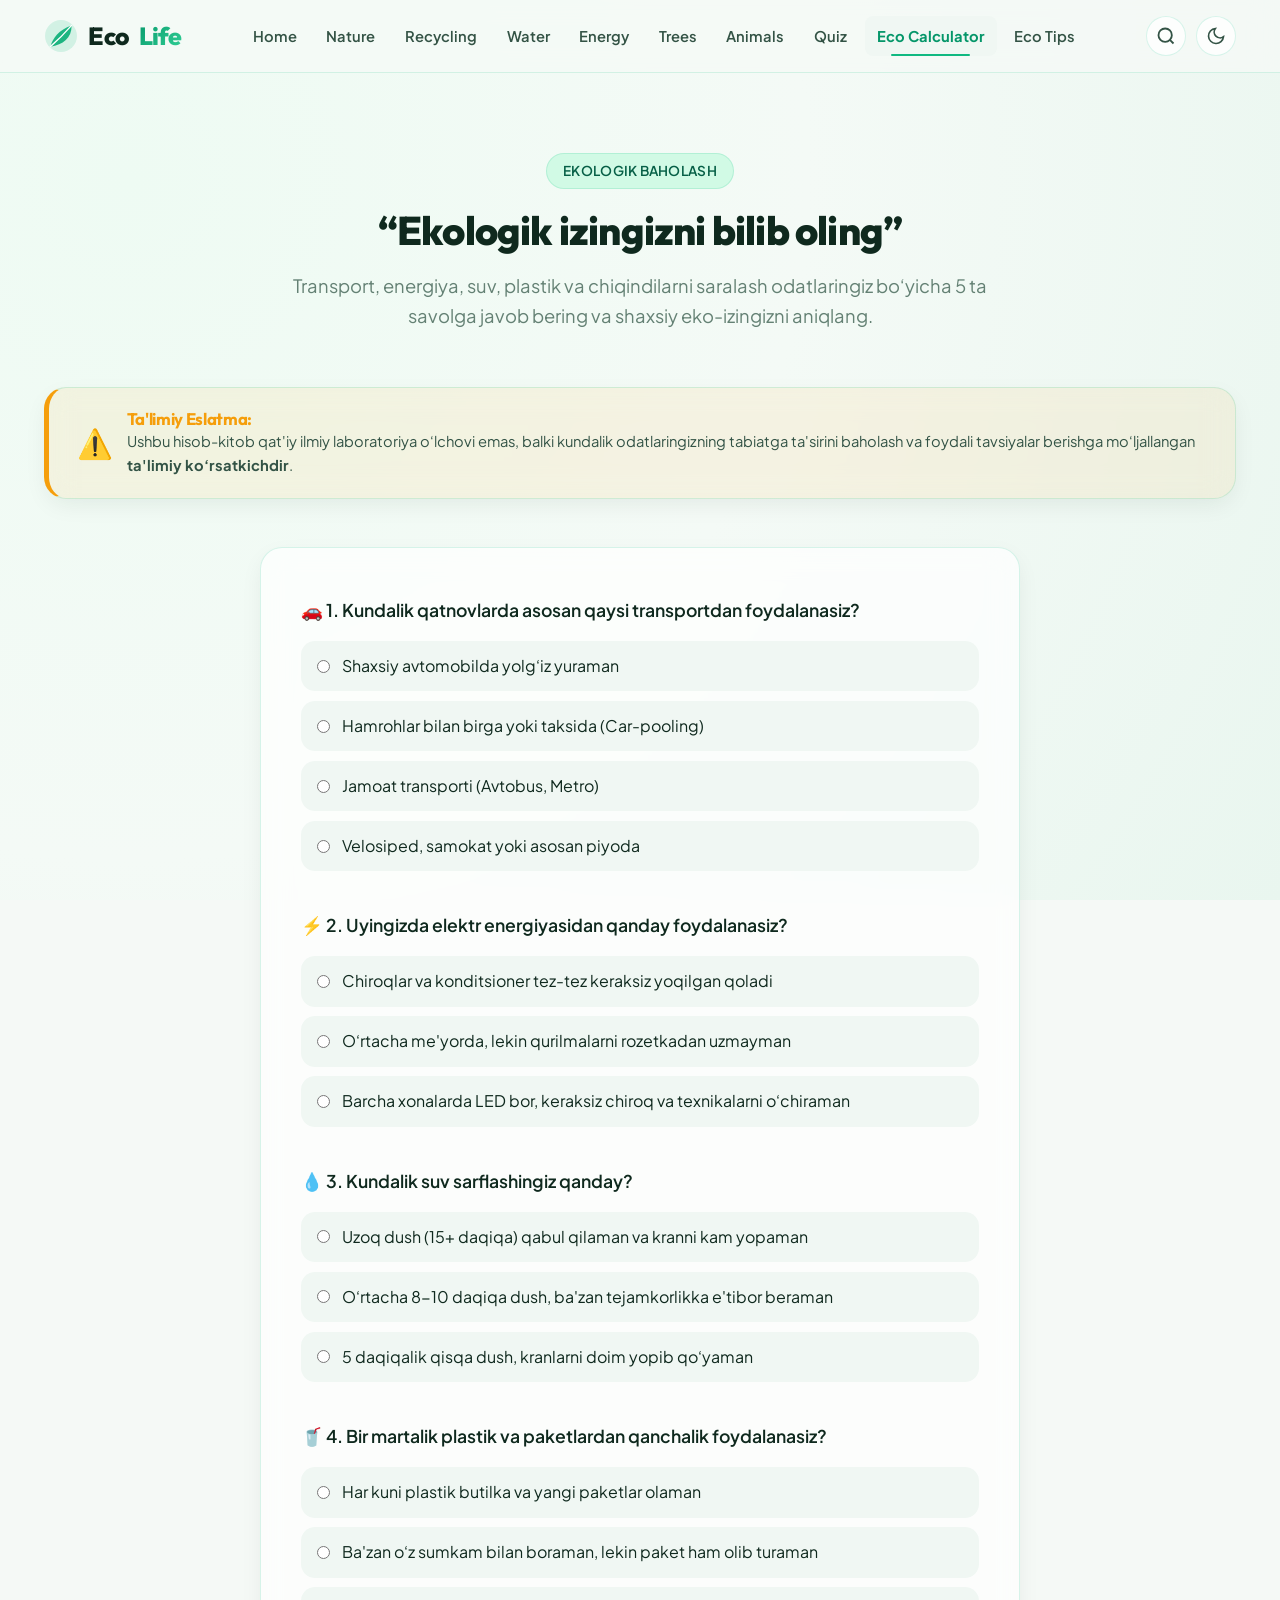
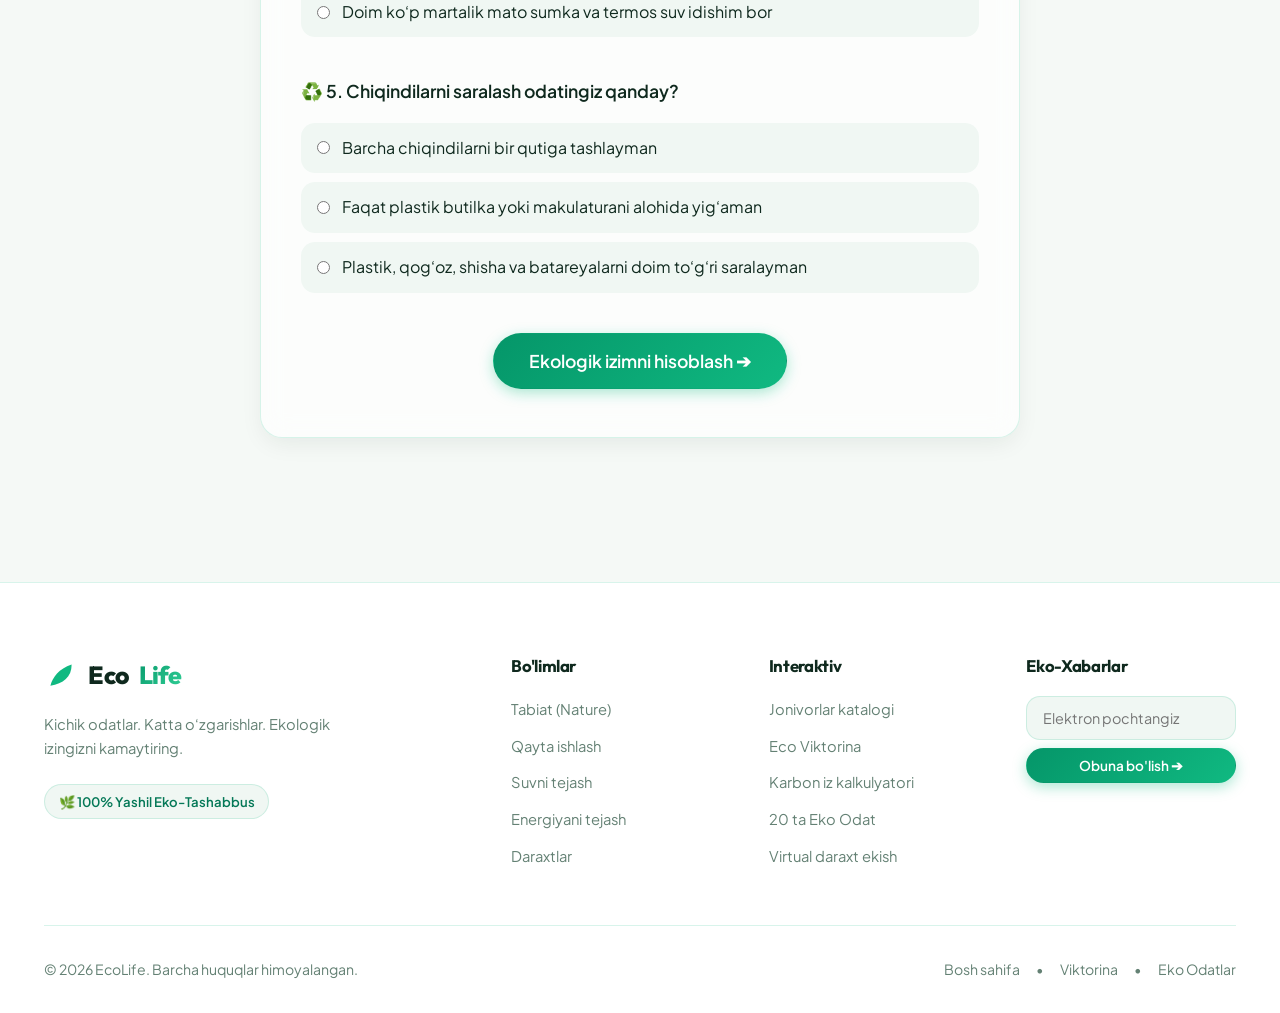
<file: calculator.html>
<!DOCTYPE html>
<html lang="uz" data-theme="light">
<head>
  <meta charset="UTF-8">
  <meta name="viewport" content="width=device-width, initial-scale=1.0">
  <title>Ekologik izingizni bilib oling | EcoLife Calculator</title>
  <meta name="description" content="Shaxsiy ekologik iz va karbon sarfini baholash kalkulyatori. 5 ta asosiy soha bo'yicha ko'rsatkichlaringizni aniqlang.">
  <link rel="icon" type="image/svg+xml" href="assets/favicon.svg">

  <link rel="stylesheet" href="css/style.css">
  <link rel="stylesheet" href="css/animations.css">
  <link rel="stylesheet" href="css/components.css">
  <link rel="stylesheet" href="css/responsive.css">
</head>
<body>

  <!-- PAGE LOADER -->
  <div id="page-loader">
    <div class="loader-spinner"></div>
    <div class="loader-text">EcoLife Calculator</div>
  </div>

  <!-- STICKY NAVBAR -->
  <header class="navbar-header">
    <div class="container navbar-inner">
      <a href="index.html" class="brand-logo" aria-label="EcoLife Bosh sahifa">
        <svg viewBox="0 0 64 64" fill="none">
          <circle cx="32" cy="32" r="30" fill="rgba(16,185,129,0.15)"/>
          <path d="M12 52C16 36 28 20 52 12C52 36 36 48 12 52Z" fill="url(#leafGrad)"/>
          <path d="M12 52C26 40 38 28 52 12" stroke="#FFFFFF" stroke-width="2.5" stroke-linecap="round"/>
          <defs>
            <linearGradient id="leafGrad" x1="12" y1="52" x2="52" y2="12">
              <stop stop-color="#059669"/>
              <stop offset="1" stop-color="#34D399"/>
            </linearGradient>
          </defs>
        </svg>
        Eco<span>Life</span>
      </a>

      <nav class="nav-menu-desktop" aria-label="Asosiy menyu">
        <a href="index.html" class="nav-link">Home</a>
        <a href="nature.html" class="nav-link">Nature</a>
        <a href="recycling.html" class="nav-link">Recycling</a>
        <a href="water.html" class="nav-link">Water</a>
        <a href="energy.html" class="nav-link">Energy</a>
        <a href="trees.html" class="nav-link">Trees</a>
        <a href="animals.html" class="nav-link">Animals</a>
        <a href="quiz.html" class="nav-link">Quiz</a>
        <a href="calculator.html" class="nav-link active">Eco Calculator</a>
        <a href="tips.html" class="nav-link">Eco Tips</a>
      </nav>

      <div class="nav-actions">
        <button class="icon-btn search-open-btn" aria-label="Qidiruv" title="Qidiruv (Ctrl+K)">
          <svg width="20" height="20" viewBox="0 0 24 24" fill="none" stroke="currentColor" stroke-width="2.2">
            <circle cx="11" cy="11" r="8"></circle>
            <line x1="21" y1="21" x2="16.65" y2="16.65"></line>
          </svg>
        </button>

        <button class="icon-btn theme-toggle-btn" aria-label="Rejimni o'zgartirish">
          <svg class="theme-icon-moon" width="20" height="20" viewBox="0 0 24 24" fill="none" stroke="currentColor" stroke-width="2">
            <path d="M21 12.79A9 9 0 1 1 11.21 3 7 7 0 0 0 21 12.79z"></path>
          </svg>
          <svg class="theme-icon-sun" width="20" height="20" viewBox="0 0 24 24" fill="none" stroke="currentColor" stroke-width="2" style="display:none;">
            <circle cx="12" cy="12" r="5"></circle>
            <line x1="12" y1="1" x2="12" y2="3"></line>
            <line x1="12" y1="21" x2="12" y2="23"></line>
          </svg>
        </button>

        <button class="hamburger-btn" id="hamburger-btn" aria-label="Mobil menyu">
          <span></span><span></span><span></span>
        </button>
      </div>
    </div>
  </header>

  <!-- MOBILE DRAWER -->
  <div class="mobile-nav-drawer" id="mobile-drawer">
    <div class="mobile-drawer-content">
      <div class="mobile-drawer-header">
        <a href="index.html" class="brand-logo">Eco<span>Life</span></a>
        <button class="search-close-btn" id="drawer-close-btn">✕ Yopish</button>
      </div>
      <ul class="mobile-nav-links">
        <li><a href="index.html">🏠 Bosh sahifa (Home)</a></li>
        <li><a href="nature.html">🌿 Tabiat (Nature)</a></li>
        <li><a href="recycling.html">♻️ Qayta ishlash (Recycling)</a></li>
        <li><a href="water.html">💧 Suvni tejash (Water)</a></li>
        <li><a href="energy.html">⚡ Energiyani tejash (Energy)</a></li>
        <li><a href="trees.html">🌳 Daraxtlar (Trees)</a></li>
        <li><a href="animals.html">🐾 Jonivorlar (Animals)</a></li>
        <li><a href="quiz.html">🎯 Eco Viktorina (Quiz)</a></li>
        <li><a href="calculator.html" class="active">📊 Eco Kalkulyator</a></li>
        <li><a href="tips.html">💡 20 ta Eko Odat (Tips)</a></li>
      </ul>
    </div>
  </div>

  <!-- SEARCH MODAL -->
  <div class="search-modal" id="search-modal" role="dialog" aria-modal="true">
    <div class="search-box-wrap">
      <div class="search-input-header">
        <svg width="22" height="22" viewBox="0 0 24 24" fill="none" stroke="currentColor" stroke-width="2.5">
          <circle cx="11" cy="11" r="8"></circle>
          <line x1="21" y1="21" x2="16.65" y2="16.65"></line>
        </svg>
        <input type="text" id="search-input" class="search-input" placeholder="Sayt bo'ylab qidirish...">
        <button class="search-close-btn" id="search-close-btn">ESC</button>
      </div>
      <ul class="search-results-list" id="search-results"></ul>
    </div>
  </div>

  <!-- MAIN CALCULATOR CONTENT -->
  <main class="section">
    <div class="container">
      
      <!-- Page Header -->
      <div class="section-title-wrap reveal">
        <span class="badge-pill">Ekologik Baholash</span>
        <h1 class="section-title">“Ekologik izingizni bilib oling”</h1>
        <p class="section-subtitle">
          Transport, energiya, suv, plastik va chiqindilarni saralash odatlaringiz bo‘yicha 5 ta savolga javob bering va shaxsiy eko-izingizni aniqlang.
        </p>
      </div>

      <!-- Prominent Educational Estimate Notice -->
      <div class="glass-card reveal" style="border-left: 5px solid var(--accent-amber); padding: 1.25rem 1.75rem; margin-bottom: 3rem; background: rgba(245, 158, 11, 0.08);">
        <div style="display: flex; align-items: center; gap: 0.85rem;">
          <span style="font-size: 1.8rem;">⚠️</span>
          <div>
            <h4 style="font-size: 1.05rem; color: var(--accent-amber);">Ta'limiy Eslatma:</h4>
            <p style="font-size: 0.92rem; color: var(--text-secondary);">
              Ushbu hisob-kitob qat'iy ilmiy laboratoriya o‘lchovi emas, balki kundalik odatlaringizning tabiatga ta'sirini baholash va foydali tavsiyalar berishga mo‘ljallangan <strong>ta'limiy ko‘rsatkichdir</strong>.
            </p>
          </div>
        </div>
      </div>

      <!-- CALCULATOR FORM WRAPPER -->
      <div class="quiz-wrapper">
        <div class="glass-card reveal" style="padding: 3rem 2.5rem;">
          
          <form id="footprint-calc-form">
            
            <!-- 1. Transport -->
            <div class="form-group" style="margin-bottom: 2.5rem;">
              <label class="form-label" style="font-size: 1.1rem; margin-bottom: 1rem;">
                <span>🚗 1. Kundalik qatnovlarda asosan qaysi transportdan foydalanasiz?</span>
              </label>
              <div style="display: flex; flex-direction: column; gap: 0.6rem;">
                <label style="display: flex; align-items: center; gap: 0.75rem; cursor: pointer; padding: 0.75rem 1rem; border-radius: var(--radius-md); background: var(--surface-alt);">
                  <input type="radio" name="transport" value="car_alone" required style="accent-color: var(--primary-500);">
                  <span>Shaxsiy avtomobilda yolg‘iz yuraman</span>
                </label>
                <label style="display: flex; align-items: center; gap: 0.75rem; cursor: pointer; padding: 0.75rem 1rem; border-radius: var(--radius-md); background: var(--surface-alt);">
                  <input type="radio" name="transport" value="car_pool">
                  <span>Hamrohlar bilan birga yoki taksida (Car-pooling)</span>
                </label>
                <label style="display: flex; align-items: center; gap: 0.75rem; cursor: pointer; padding: 0.75rem 1rem; border-radius: var(--radius-md); background: var(--surface-alt);">
                  <input type="radio" name="transport" value="public">
                  <span>Jamoat transporti (Avtobus, Metro)</span>
                </label>
                <label style="display: flex; align-items: center; gap: 0.75rem; cursor: pointer; padding: 0.75rem 1rem; border-radius: var(--radius-md); background: var(--surface-alt);">
                  <input type="radio" name="transport" value="bike_walk">
                  <span>Velosiped, samokat yoki asosan piyoda</span>
                </label>
              </div>
            </div>

            <!-- 2. Energy -->
            <div class="form-group" style="margin-bottom: 2.5rem;">
              <label class="form-label" style="font-size: 1.1rem; margin-bottom: 1rem;">
                <span>⚡ 2. Uyingizda elektr energiyasidan qanday foydalanasiz?</span>
              </label>
              <div style="display: flex; flex-direction: column; gap: 0.6rem;">
                <label style="display: flex; align-items: center; gap: 0.75rem; cursor: pointer; padding: 0.75rem 1rem; border-radius: var(--radius-md); background: var(--surface-alt);">
                  <input type="radio" name="energy" value="high" required style="accent-color: var(--primary-500);">
                  <span>Chiroqlar va konditsioner tez-tez keraksiz yoqilgan qoladi</span>
                </label>
                <label style="display: flex; align-items: center; gap: 0.75rem; cursor: pointer; padding: 0.75rem 1rem; border-radius: var(--radius-md); background: var(--surface-alt);">
                  <input type="radio" name="energy" value="medium">
                  <span>O‘rtacha me'yorda, lekin qurilmalarni rozetkadan uzmayman</span>
                </label>
                <label style="display: flex; align-items: center; gap: 0.75rem; cursor: pointer; padding: 0.75rem 1rem; border-radius: var(--radius-md); background: var(--surface-alt);">
                  <input type="radio" name="energy" value="low">
                  <span>Barcha xonalarda LED bor, keraksiz chiroq va texnikalarni o‘chiraman</span>
                </label>
              </div>
            </div>

            <!-- 3. Water -->
            <div class="form-group" style="margin-bottom: 2.5rem;">
              <label class="form-label" style="font-size: 1.1rem; margin-bottom: 1rem;">
                <span>💧 3. Kundalik suv sarflashingiz qanday?</span>
              </label>
              <div style="display: flex; flex-direction: column; gap: 0.6rem;">
                <label style="display: flex; align-items: center; gap: 0.75rem; cursor: pointer; padding: 0.75rem 1rem; border-radius: var(--radius-md); background: var(--surface-alt);">
                  <input type="radio" name="water" value="high" required style="accent-color: var(--primary-500);">
                  <span>Uzoq dush (15+ daqiqa) qabul qilaman va kranni kam yopaman</span>
                </label>
                <label style="display: flex; align-items: center; gap: 0.75rem; cursor: pointer; padding: 0.75rem 1rem; border-radius: var(--radius-md); background: var(--surface-alt);">
                  <input type="radio" name="water" value="medium">
                  <span>O‘rtacha 8-10 daqiqa dush, ba'zan tejamkorlikka e'tibor beraman</span>
                </label>
                <label style="display: flex; align-items: center; gap: 0.75rem; cursor: pointer; padding: 0.75rem 1rem; border-radius: var(--radius-md); background: var(--surface-alt);">
                  <input type="radio" name="water" value="low">
                  <span>5 daqiqalik qisqa dush, kranlarni doim yopib qo‘yaman</span>
                </label>
              </div>
            </div>

            <!-- 4. Plastic Use -->
            <div class="form-group" style="margin-bottom: 2.5rem;">
              <label class="form-label" style="font-size: 1.1rem; margin-bottom: 1rem;">
                <span>🥤 4. Bir martalik plastik va paketlardan qanchalik foydalanasiz?</span>
              </label>
              <div style="display: flex; flex-direction: column; gap: 0.6rem;">
                <label style="display: flex; align-items: center; gap: 0.75rem; cursor: pointer; padding: 0.75rem 1rem; border-radius: var(--radius-md); background: var(--surface-alt);">
                  <input type="radio" name="plastic" value="high" required style="accent-color: var(--primary-500);">
                  <span>Har kuni plastik butilka va yangi paketlar olaman</span>
                </label>
                <label style="display: flex; align-items: center; gap: 0.75rem; cursor: pointer; padding: 0.75rem 1rem; border-radius: var(--radius-md); background: var(--surface-alt);">
                  <input type="radio" name="plastic" value="medium">
                  <span>Ba'zan o‘z sumkam bilan boraman, lekin paket ham olib turaman</span>
                </label>
                <label style="display: flex; align-items: center; gap: 0.75rem; cursor: pointer; padding: 0.75rem 1rem; border-radius: var(--radius-md); background: var(--surface-alt);">
                  <input type="radio" name="plastic" value="low">
                  <span>Doim ko‘p martalik mato sumka va termos suv idishim bor</span>
                </label>
              </div>
            </div>

            <!-- 5. Recycling -->
            <div class="form-group" style="margin-bottom: 2.5rem;">
              <label class="form-label" style="font-size: 1.1rem; margin-bottom: 1rem;">
                <span>♻️ 5. Chiqindilarni saralash odatingiz qanday?</span>
              </label>
              <div style="display: flex; flex-direction: column; gap: 0.6rem;">
                <label style="display: flex; align-items: center; gap: 0.75rem; cursor: pointer; padding: 0.75rem 1rem; border-radius: var(--radius-md); background: var(--surface-alt);">
                  <input type="radio" name="recycling" value="none" required style="accent-color: var(--primary-500);">
                  <span>Barcha chiqindilarni bir qutiga tashlayman</span>
                </label>
                <label style="display: flex; align-items: center; gap: 0.75rem; cursor: pointer; padding: 0.75rem 1rem; border-radius: var(--radius-md); background: var(--surface-alt);">
                  <input type="radio" name="recycling" value="sometimes">
                  <span>Faqat plastik butilka yoki makulaturani alohida yig‘aman</span>
                </label>
                <label style="display: flex; align-items: center; gap: 0.75rem; cursor: pointer; padding: 0.75rem 1rem; border-radius: var(--radius-md); background: var(--surface-alt);">
                  <input type="radio" name="recycling" value="always">
                  <span>Plastik, qog‘oz, shisha va batareyalarni doim to‘g‘ri saralayman</span>
                </label>
              </div>
            </div>

            <!-- Submit Button -->
            <div style="text-align: center;">
              <button type="submit" class="btn btn-primary btn-lg btn-ripple">
                Ekologik izimni hisoblash ➔
              </button>
            </div>

          </form>

          <!-- RESULTS VIEW -->
          <div id="footprint-results" class="hidden" style="padding-top: 1rem;">
            
            <div style="text-align: center; margin-bottom: 2.5rem;">
              <span id="footprint-rating-badge" class="badge-pill" style="font-size: 1.05rem; padding: 0.5rem 1.4rem;">
                Ajoyib Yashil Natija! 🌿
              </span>
              
              <div style="margin: 1.5rem 0;">
                <div style="font-size: 3.5rem; font-weight: 800; font-family: var(--font-heading); color: var(--primary-600);" id="footprint-score-val">
                  85 / 100
                </div>
                <div style="font-size: 1rem; color: var(--text-muted);">Sizning umumiy Eco Indeksingiz</div>
              </div>

              <!-- Progress Bar -->
              <div style="height: 12px; border-radius: var(--radius-full); background: var(--surface-alt); max-width: 440px; margin: 0 auto 1.5rem; overflow: hidden;">
                <div id="footprint-progress-bar" style="height: 100%; width: 85%; background: linear-gradient(90deg, var(--primary-500), var(--accent-lime)); transition: width 1s ease;"></div>
              </div>

              <div style="display: inline-block; padding: 0.75rem 1.5rem; background: var(--surface-alt); border-radius: var(--radius-md); border: 1px solid var(--border-color);">
                Yillik taxminiy uglerod (karbon) izingiz: <strong id="footprint-carbon-tons" style="color: var(--text-primary); font-size: 1.15rem;">2.1 tonna CO₂ / yil</strong>
              </div>
            </div>

            <!-- Practical Suggestions Box -->
            <div style="background: var(--surface-alt); border-radius: var(--radius-md); padding: 1.75rem; border-left: 4px solid var(--primary-500); margin-bottom: 2.5rem;">
              <h3 style="font-size: 1.3rem; margin-bottom: 1rem; color: var(--primary-700);">
                💡 Siz uchun amaliy eko-tavsiyalar:
              </h3>
              <ul id="footprint-advice-list" style="display: flex; flex-direction: column; gap: 0.85rem; padding-left: 1.25rem;">
                <!-- Advice items injected by calculator.js -->
              </ul>
            </div>

            <div style="text-align: center; display: flex; justify-content: center; gap: 1rem; flex-wrap: wrap;">
              <button class="btn btn-secondary btn-lg" id="footprint-recalc-btn">
                Qaytadan hisoblash 🔄
              </button>
              <a href="tips.html" class="btn btn-primary btn-lg">
                20 ta Eko Odatni ko‘rish ➔
              </a>
            </div>

          </div>

        </div>
      </div>

    </div>
  </main>

  <!-- BACK TO TOP BUTTON -->
  <button class="back-to-top" id="back-to-top" aria-label="Yuqoriga qaytish">
    <svg viewBox="0 0 24 24" fill="none" stroke="currentColor" stroke-width="2.5">
      <polyline points="18 15 12 9 6 15"></polyline>
    </svg>
  </button>

  <!-- FOOTER -->
  <footer class="site-footer">
    <div class="container">
      <div class="footer-grid">
        <div class="footer-brand">
          <a href="index.html" class="brand-logo">
            <svg width="30" height="30" viewBox="0 0 64 64" fill="none">
              <path d="M12 52C16 36 28 20 52 12C52 36 36 48 12 52Z" fill="#10B981"/>
            </svg>
            Eco<span>Life</span>
          </a>
          <p>Kichik odatlar. Katta o‘zgarishlar. Ekologik izingizni kamaytiring.</p>
          <div class="eco-pledge-badge">🌿 100% Yashil Eko-Tashabbus</div>
        </div>

        <div class="footer-col">
          <h4>Bo'limlar</h4>
          <ul class="footer-links">
            <li><a href="nature.html">Tabiat (Nature)</a></li>
            <li><a href="recycling.html">Qayta ishlash</a></li>
            <li><a href="water.html">Suvni tejash</a></li>
            <li><a href="energy.html">Energiyani tejash</a></li>
            <li><a href="trees.html">Daraxtlar</a></li>
          </ul>
        </div>

        <div class="footer-col">
          <h4>Interaktiv</h4>
          <ul class="footer-links">
            <li><a href="animals.html">Jonivorlar katalogi</a></li>
            <li><a href="quiz.html">Eco Viktorina</a></li>
            <li><a href="calculator.html">Karbon iz kalkulyatori</a></li>
            <li><a href="tips.html">20 ta Eko Odat</a></li>
            <li><a href="trees.html#virtual-tree">Virtual daraxt ekish</a></li>
          </ul>
        </div>

        <div class="footer-col">
          <h4>Eko-Xabarlar</h4>
          <form id="footer-subscribe-form" style="display: flex; gap: 0.5rem; flex-direction: column;">
            <input type="email" placeholder="Elektron pochtangiz" class="calc-input" required style="font-size: 0.9rem;">
            <button type="submit" class="btn btn-primary btn-sm">Obuna bo'lish ➔</button>
          </form>
        </div>
      </div>

      <div class="footer-bottom">
        <div>&copy; 2026 EcoLife. Barcha huquqlar himoyalangan.</div>
        <div style="display: flex; gap: 1rem;">
          <a href="index.html">Bosh sahifa</a>
          <span>•</span>
          <a href="quiz.html">Viktorina</a>
          <span>•</span>
          <a href="tips.html">Eko Odatlar</a>
        </div>
      </div>
    </div>
  </footer>

  <script src="js/data.js"></script>
  <script src="js/main.js"></script>
  <script src="js/calculator.js"></script>
</body>
</html>
</file>
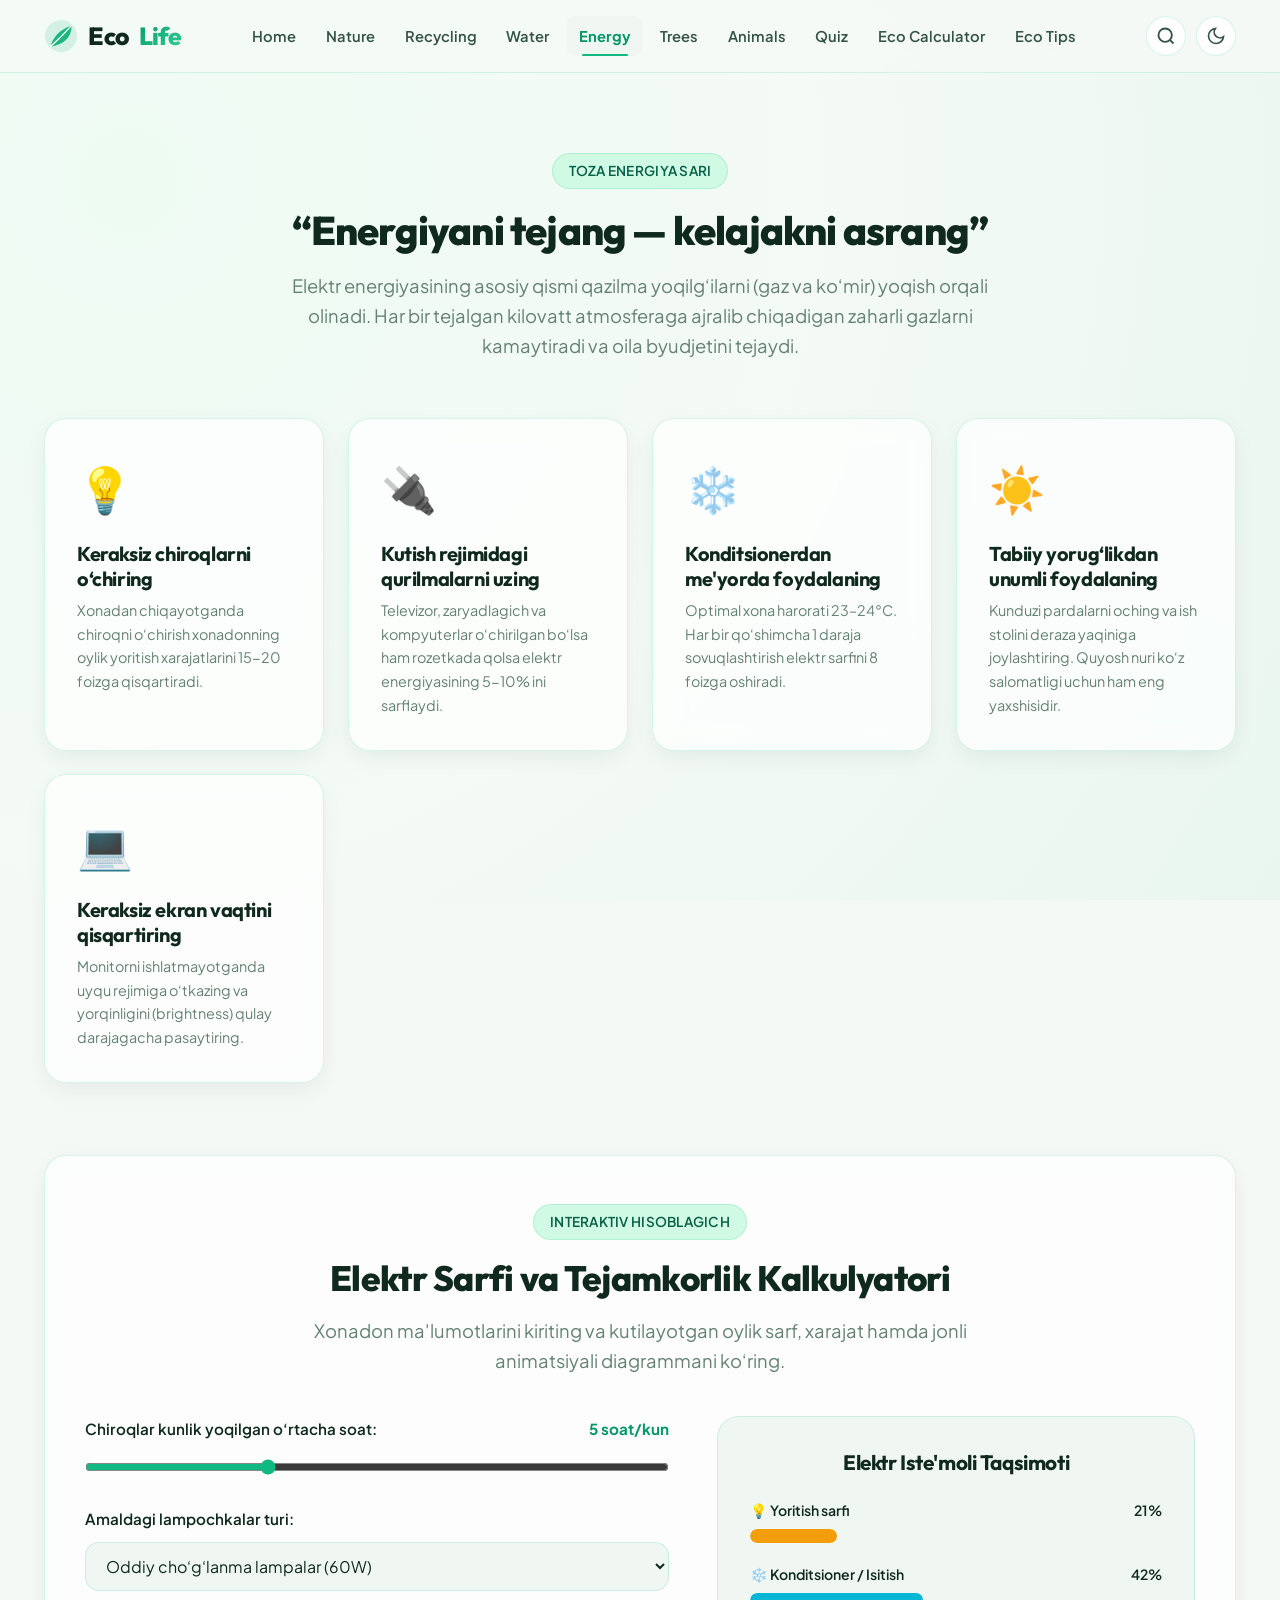
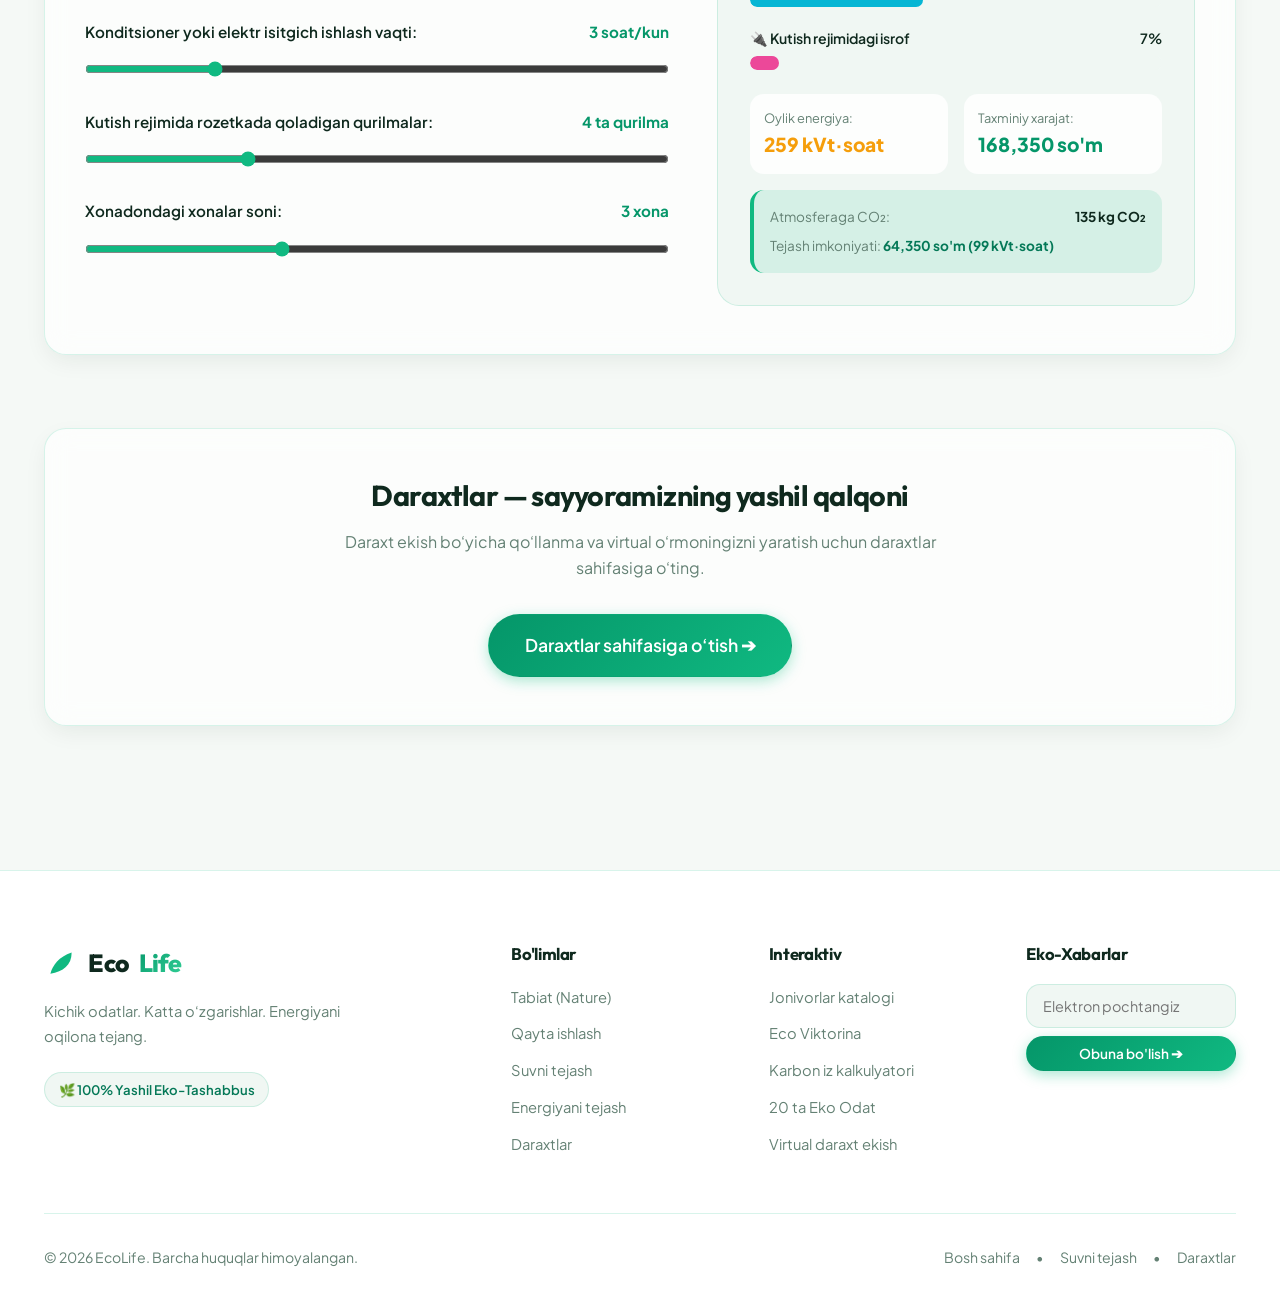
<file: energy.html>
<!DOCTYPE html>
<html lang="uz" data-theme="light">
<head>
  <meta charset="UTF-8">
  <meta name="viewport" content="width=device-width, initial-scale=1.0">
  <title>Energiyani tejang — kelajakni asrang | EcoLife Energy</title>
  <meta name="description" content="Energiyani tejashning 5 ta foydali odati va interaktiv elektr kalkulyatori. Elektr sarfi va xarajatini hisoblang.">
  <link rel="icon" type="image/svg+xml" href="assets/favicon.svg">

  <link rel="stylesheet" href="css/style.css">
  <link rel="stylesheet" href="css/animations.css">
  <link rel="stylesheet" href="css/components.css">
  <link rel="stylesheet" href="css/responsive.css">
</head>
<body>

  <!-- PAGE LOADER -->
  <div id="page-loader">
    <div class="loader-spinner"></div>
    <div class="loader-text">EcoLife Energy</div>
  </div>

  <!-- STICKY NAVBAR -->
  <header class="navbar-header">
    <div class="container navbar-inner">
      <a href="index.html" class="brand-logo" aria-label="EcoLife Bosh sahifa">
        <svg viewBox="0 0 64 64" fill="none">
          <circle cx="32" cy="32" r="30" fill="rgba(16,185,129,0.15)"/>
          <path d="M12 52C16 36 28 20 52 12C52 36 36 48 12 52Z" fill="url(#leafGrad)"/>
          <path d="M12 52C26 40 38 28 52 12" stroke="#FFFFFF" stroke-width="2.5" stroke-linecap="round"/>
          <defs>
            <linearGradient id="leafGrad" x1="12" y1="52" x2="52" y2="12">
              <stop stop-color="#059669"/>
              <stop offset="1" stop-color="#34D399"/>
            </linearGradient>
          </defs>
        </svg>
        Eco<span>Life</span>
      </a>

      <nav class="nav-menu-desktop" aria-label="Asosiy menyu">
        <a href="index.html" class="nav-link">Home</a>
        <a href="nature.html" class="nav-link">Nature</a>
        <a href="recycling.html" class="nav-link">Recycling</a>
        <a href="water.html" class="nav-link">Water</a>
        <a href="energy.html" class="nav-link active">Energy</a>
        <a href="trees.html" class="nav-link">Trees</a>
        <a href="animals.html" class="nav-link">Animals</a>
        <a href="quiz.html" class="nav-link">Quiz</a>
        <a href="calculator.html" class="nav-link">Eco Calculator</a>
        <a href="tips.html" class="nav-link">Eco Tips</a>
      </nav>

      <div class="nav-actions">
        <button class="icon-btn search-open-btn" aria-label="Qidiruv" title="Qidiruv (Ctrl+K)">
          <svg width="20" height="20" viewBox="0 0 24 24" fill="none" stroke="currentColor" stroke-width="2.2">
            <circle cx="11" cy="11" r="8"></circle>
            <line x1="21" y1="21" x2="16.65" y2="16.65"></line>
          </svg>
        </button>

        <button class="icon-btn theme-toggle-btn" aria-label="Rejimni o'zgartirish">
          <svg class="theme-icon-moon" width="20" height="20" viewBox="0 0 24 24" fill="none" stroke="currentColor" stroke-width="2">
            <path d="M21 12.79A9 9 0 1 1 11.21 3 7 7 0 0 0 21 12.79z"></path>
          </svg>
          <svg class="theme-icon-sun" width="20" height="20" viewBox="0 0 24 24" fill="none" stroke="currentColor" stroke-width="2" style="display:none;">
            <circle cx="12" cy="12" r="5"></circle>
            <line x1="12" y1="1" x2="12" y2="3"></line>
            <line x1="12" y1="21" x2="12" y2="23"></line>
          </svg>
        </button>

        <button class="hamburger-btn" id="hamburger-btn" aria-label="Mobil menyu">
          <span></span><span></span><span></span>
        </button>
      </div>
    </div>
  </header>

  <!-- MOBILE DRAWER -->
  <div class="mobile-nav-drawer" id="mobile-drawer">
    <div class="mobile-drawer-content">
      <div class="mobile-drawer-header">
        <a href="index.html" class="brand-logo">Eco<span>Life</span></a>
        <button class="search-close-btn" id="drawer-close-btn">✕ Yopish</button>
      </div>
      <ul class="mobile-nav-links">
        <li><a href="index.html">🏠 Bosh sahifa (Home)</a></li>
        <li><a href="nature.html">🌿 Tabiat (Nature)</a></li>
        <li><a href="recycling.html">♻️ Qayta ishlash (Recycling)</a></li>
        <li><a href="water.html">💧 Suvni tejash (Water)</a></li>
        <li><a href="energy.html" class="active">⚡ Energiyani tejash (Energy)</a></li>
        <li><a href="trees.html">🌳 Daraxtlar (Trees)</a></li>
        <li><a href="animals.html">🐾 Jonivorlar (Animals)</a></li>
        <li><a href="quiz.html">🎯 Eco Viktorina (Quiz)</a></li>
        <li><a href="calculator.html">📊 Eco Kalkulyator</a></li>
        <li><a href="tips.html">💡 20 ta Eko Odat (Tips)</a></li>
      </ul>
    </div>
  </div>

  <!-- SEARCH MODAL -->
  <div class="search-modal" id="search-modal" role="dialog" aria-modal="true">
    <div class="search-box-wrap">
      <div class="search-input-header">
        <svg width="22" height="22" viewBox="0 0 24 24" fill="none" stroke="currentColor" stroke-width="2.5">
          <circle cx="11" cy="11" r="8"></circle>
          <line x1="21" y1="21" x2="16.65" y2="16.65"></line>
        </svg>
        <input type="text" id="search-input" class="search-input" placeholder="Sayt bo'ylab qidirish...">
        <button class="search-close-btn" id="search-close-btn">ESC</button>
      </div>
      <ul class="search-results-list" id="search-results"></ul>
    </div>
  </div>

  <!-- MAIN ENERGY CONTENT -->
  <main class="section">
    <div class="container">
      
      <!-- Page Header -->
      <div class="section-title-wrap reveal">
        <span class="badge-pill">Toza Energiya Sari</span>
        <h1 class="section-title">“Energiyani tejang — kelajakni asrang”</h1>
        <p class="section-subtitle">
          Elektr energiyasining asosiy qismi qazilma yoqilg‘ilarni (gaz va ko‘mir) yoqish orqali olinadi. Har bir tejalgan kilovatt atmosferaga ajralib chiqadigan zaharli gazlarni kamaytiradi va oila byudjetini tejaydi.
        </p>
      </div>

      <!-- 1. FIVE USEFUL ENERGY-SAVING HABITS -->
      <div style="display: grid; grid-template-columns: repeat(auto-fit, minmax(220px, 1fr)); gap: 1.5rem; margin-bottom: 4.5rem;">
        
        <!-- 1. Turn off unnecessary lights -->
        <div class="glass-card reveal reveal-delay-1" style="display: flex; flex-direction: column;">
          <div style="font-size: 2.8rem; margin-bottom: 1rem;">💡</div>
          <h3 style="font-size: 1.25rem; margin-bottom: 0.5rem;">Keraksiz chiroqlarni o‘chiring</h3>
          <p style="font-size: 0.9rem; color: var(--text-muted);">
            Xonadan chiqayotganda chiroqni o‘chirish xonadonning oylik yoritish xarajatlarini 15-20 foizga qisqartiradi.
          </p>
        </div>

        <!-- 2. Unplug unused devices -->
        <div class="glass-card reveal reveal-delay-2" style="display: flex; flex-direction: column;">
          <div style="font-size: 2.8rem; margin-bottom: 1rem;">🔌</div>
          <h3 style="font-size: 1.25rem; margin-bottom: 0.5rem;">Kutish rejimidagi qurilmalarni uzing</h3>
          <p style="font-size: 0.9rem; color: var(--text-muted);">
            Televizor, zaryadlagich va kompyuterlar o‘chirilgan bo‘lsa ham rozetkada qolsa elektr energiyasining 5-10% ini sarflaydi.
          </p>
        </div>

        <!-- 3. Use AC wisely -->
        <div class="glass-card reveal reveal-delay-3" style="display: flex; flex-direction: column;">
          <div style="font-size: 2.8rem; margin-bottom: 1rem;">❄️</div>
          <h3 style="font-size: 1.25rem; margin-bottom: 0.5rem;">Konditsionerdan me'yorda foydalaning</h3>
          <p style="font-size: 0.9rem; color: var(--text-muted);">
            Optimal xona harorati 23–24°C. Har bir qo‘shimcha 1 daraja sovuqlashtirish elektr sarfini 8 foizga oshiradi.
          </p>
        </div>

        <!-- 4. Natural light -->
        <div class="glass-card reveal reveal-delay-4" style="display: flex; flex-direction: column;">
          <div style="font-size: 2.8rem; margin-bottom: 1rem;">☀️</div>
          <h3 style="font-size: 1.25rem; margin-bottom: 0.5rem;">Tabiiy yorug‘likdan unumli foydalaning</h3>
          <p style="font-size: 0.9rem; color: var(--text-muted);">
            Kunduzi pardalarni oching va ish stolini deraza yaqiniga joylashtiring. Quyosh nuri ko‘z salomatligi uchun ham eng yaxshisidir.
          </p>
        </div>

        <!-- 5. Screen time -->
        <div class="glass-card reveal reveal-delay-1" style="display: flex; flex-direction: column;">
          <div style="font-size: 2.8rem; margin-bottom: 1rem;">💻</div>
          <h3 style="font-size: 1.25rem; margin-bottom: 0.5rem;">Keraksiz ekran vaqtini qisqartiring</h3>
          <p style="font-size: 0.9rem; color: var(--text-muted);">
            Monitorni ishlatmayotganda uyqu rejimiga o‘tkazing va yorqinligini (brightness) qulay darajagacha pasaytiring.
          </p>
        </div>

      </div>

      <!-- 2. ENERGY SAVING CALCULATOR SECTION -->
      <section class="glass-card reveal" style="padding: 3rem 2.5rem;">
        <div class="section-title-wrap" style="margin-bottom: 2.5rem;">
          <span class="badge-pill">Interaktiv Hisoblagich</span>
          <h2 class="section-title" style="font-size: 2.2rem;">Elektr Sarfi va Tejamkorlik Kalkulyatori</h2>
          <p class="section-subtitle">
            Xonadon ma'lumotlarini kiriting va kutilayotgan oylik sarf, xarajat hamda jonli animatsiyali diagrammani ko‘ring.
          </p>
        </div>

        <div class="calculator-layout">
          
          <!-- Input Form -->
          <form id="energy-calc-form" onsubmit="event.preventDefault();">
            
            <div class="form-group">
              <label class="form-label">
                <span>Chiroqlar kunlik yoqilgan o‘rtacha soat:</span>
                <span id="energy-bulb-hours-val" style="color: var(--primary-600); font-weight: 700;">5 soat/kun</span>
              </label>
              <input type="range" id="energy-bulb-hours" class="range-slider" min="1" max="14" value="5" step="1">
            </div>

            <div class="form-group">
              <label class="form-label">
                <span>Amaldagi lampochkalar turi:</span>
              </label>
              <select id="energy-bulb-type" class="calc-select">
                <option value="incandescent">Oddiy cho‘g‘lanma lampalar (60W)</option>
                <option value="led">Tejamkor LED lampalar (9W)</option>
              </select>
            </div>

            <div class="form-group">
              <label class="form-label">
                <span>Konditsioner yoki elektr isitgich ishlash vaqti:</span>
                <span id="energy-ac-hours-val" style="color: var(--primary-600); font-weight: 700;">3 soat/kun</span>
              </label>
              <input type="range" id="energy-ac-hours" class="range-slider" min="0" max="14" value="3" step="1">
            </div>

            <div class="form-group">
              <label class="form-label">
                <span>Kutish rejimida rozetkada qoladigan qurilmalar:</span>
                <span id="energy-standby-val" style="color: var(--primary-600); font-weight: 700;">4 ta qurilma</span>
              </label>
              <input type="range" id="energy-standby-devices" class="range-slider" min="1" max="12" value="4" step="1">
            </div>

            <div class="form-group">
              <label class="form-label">
                <span>Xonadondagi xonalar soni:</span>
                <span id="energy-rooms-val" style="color: var(--primary-600); font-weight: 700;">3 xona</span>
              </label>
              <input type="range" id="energy-rooms" class="range-slider" min="1" max="7" value="3" step="1">
            </div>

          </form>

          <!-- Result & Animated Chart Breakdown -->
          <div style="background: var(--surface-alt); border-radius: var(--radius-lg); padding: 2rem; border: 1px solid var(--border-color);">
            <h3 style="font-size: 1.3rem; margin-bottom: 1.25rem; text-align: center;">Elektr Iste'moli Taqsimoti</h3>

            <!-- Animated SVG / CSS Bars -->
            <div style="margin: 1.5rem 0;">
              
              <!-- Lighting Bar -->
              <div class="chart-bar-group">
                <div class="chart-bar-meta">
                  <span>💡 Yoritish sarfi</span>
                  <span id="chart-pct-lighting">25%</span>
                </div>
                <div class="chart-bar-track">
                  <div class="chart-bar-fill" id="chart-bar-lighting" style="width: 25%; background: #f59e0b;"></div>
                </div>
              </div>

              <!-- Climate Bar -->
              <div class="chart-bar-group">
                <div class="chart-bar-meta">
                  <span>❄️ Konditsioner / Isitish</span>
                  <span id="chart-pct-climate">55%</span>
                </div>
                <div class="chart-bar-track">
                  <div class="chart-bar-fill" id="chart-bar-climate" style="width: 55%; background: #06b6d4;"></div>
                </div>
              </div>

              <!-- Standby Bar -->
              <div class="chart-bar-group">
                <div class="chart-bar-meta">
                  <span>🔌 Kutish rejimidagi isrof</span>
                  <span id="chart-pct-standby">20%</span>
                </div>
                <div class="chart-bar-track">
                  <div class="chart-bar-fill" id="chart-bar-standby" style="width: 20%; background: #ec4899;"></div>
                </div>
              </div>

            </div>

            <!-- Numbers Breakdown -->
            <div style="display: grid; grid-template-columns: 1fr 1fr; gap: 1rem; margin-top: 1.5rem;">
              <div style="padding: 0.85rem; background: var(--surface-card); border-radius: var(--radius-md);">
                <div style="font-size: 0.8rem; color: var(--text-muted);">Oylik energiya:</div>
                <div id="res-energy-kwh" style="font-size: 1.2rem; font-weight: 800; color: var(--accent-amber);">0 kVt·soat</div>
              </div>

              <div style="padding: 0.85rem; background: var(--surface-card); border-radius: var(--radius-md);">
                <div style="font-size: 0.8rem; color: var(--text-muted);">Taxminiy xarajat:</div>
                <div id="res-energy-cost" style="font-size: 1.2rem; font-weight: 800; color: var(--primary-600);">0 so'm</div>
              </div>
            </div>

            <div style="margin-top: 1rem; padding: 1rem; background: rgba(16, 185, 129, 0.12); border-radius: var(--radius-md); border-left: 4px solid var(--primary-500);">
              <div style="display: flex; justify-content: space-between; font-size: 0.85rem; color: var(--text-muted);">
                <span>Atmosferaga CO₂:</span>
                <strong id="res-energy-co2" style="color: var(--text-primary);">0 kg CO₂</strong>
              </div>
              <div style="margin-top: 0.4rem; font-size: 0.85rem; color: var(--text-muted);">
                Tejash imkoniyati: <strong id="res-energy-savings" style="color: var(--primary-700);">0 so'm</strong>
              </div>
            </div>

          </div>

        </div>
      </section>

      <!-- Bottom Next CTA -->
      <div class="glass-card reveal" style="text-align: center; padding: 3rem 2rem; margin-top: 4.5rem;">
        <h3 style="font-size: 1.8rem; margin-bottom: 1rem;">Daraxtlar — sayyoramizning yashil qalqoni</h3>
        <p style="max-width: 600px; margin: 0 auto 2rem; color: var(--text-muted);">
          Daraxt ekish bo‘yicha qo‘llanma va virtual o‘rmoningizni yaratish uchun daraxtlar sahifasiga o‘ting.
        </p>
        <a href="trees.html" class="btn btn-primary btn-lg">
          Daraxtlar sahifasiga o‘tish ➔
        </a>
      </div>

    </div>
  </main>

  <!-- BACK TO TOP BUTTON -->
  <button class="back-to-top" id="back-to-top" aria-label="Yuqoriga qaytish">
    <svg viewBox="0 0 24 24" fill="none" stroke="currentColor" stroke-width="2.5">
      <polyline points="18 15 12 9 6 15"></polyline>
    </svg>
  </button>

  <!-- FOOTER -->
  <footer class="site-footer">
    <div class="container">
      <div class="footer-grid">
        <div class="footer-brand">
          <a href="index.html" class="brand-logo">
            <svg width="30" height="30" viewBox="0 0 64 64" fill="none">
              <path d="M12 52C16 36 28 20 52 12C52 36 36 48 12 52Z" fill="#10B981"/>
            </svg>
            Eco<span>Life</span>
          </a>
          <p>Kichik odatlar. Katta o‘zgarishlar. Energiyani oqilona tejang.</p>
          <div class="eco-pledge-badge">🌿 100% Yashil Eko-Tashabbus</div>
        </div>

        <div class="footer-col">
          <h4>Bo'limlar</h4>
          <ul class="footer-links">
            <li><a href="nature.html">Tabiat (Nature)</a></li>
            <li><a href="recycling.html">Qayta ishlash</a></li>
            <li><a href="water.html">Suvni tejash</a></li>
            <li><a href="energy.html">Energiyani tejash</a></li>
            <li><a href="trees.html">Daraxtlar</a></li>
          </ul>
        </div>

        <div class="footer-col">
          <h4>Interaktiv</h4>
          <ul class="footer-links">
            <li><a href="animals.html">Jonivorlar katalogi</a></li>
            <li><a href="quiz.html">Eco Viktorina</a></li>
            <li><a href="calculator.html">Karbon iz kalkulyatori</a></li>
            <li><a href="tips.html">20 ta Eko Odat</a></li>
            <li><a href="trees.html#virtual-tree">Virtual daraxt ekish</a></li>
          </ul>
        </div>

        <div class="footer-col">
          <h4>Eko-Xabarlar</h4>
          <form id="footer-subscribe-form" style="display: flex; gap: 0.5rem; flex-direction: column;">
            <input type="email" placeholder="Elektron pochtangiz" class="calc-input" required style="font-size: 0.9rem;">
            <button type="submit" class="btn btn-primary btn-sm">Obuna bo'lish ➔</button>
          </form>
        </div>
      </div>

      <div class="footer-bottom">
        <div>&copy; 2026 EcoLife. Barcha huquqlar himoyalangan.</div>
        <div style="display: flex; gap: 1rem;">
          <a href="index.html">Bosh sahifa</a>
          <span>•</span>
          <a href="water.html">Suvni tejash</a>
          <span>•</span>
          <a href="trees.html">Daraxtlar</a>
        </div>
      </div>
    </div>
  </footer>

  <script src="js/data.js"></script>
  <script src="js/main.js"></script>
  <script src="js/energy.js"></script>
</body>
</html>
</file>
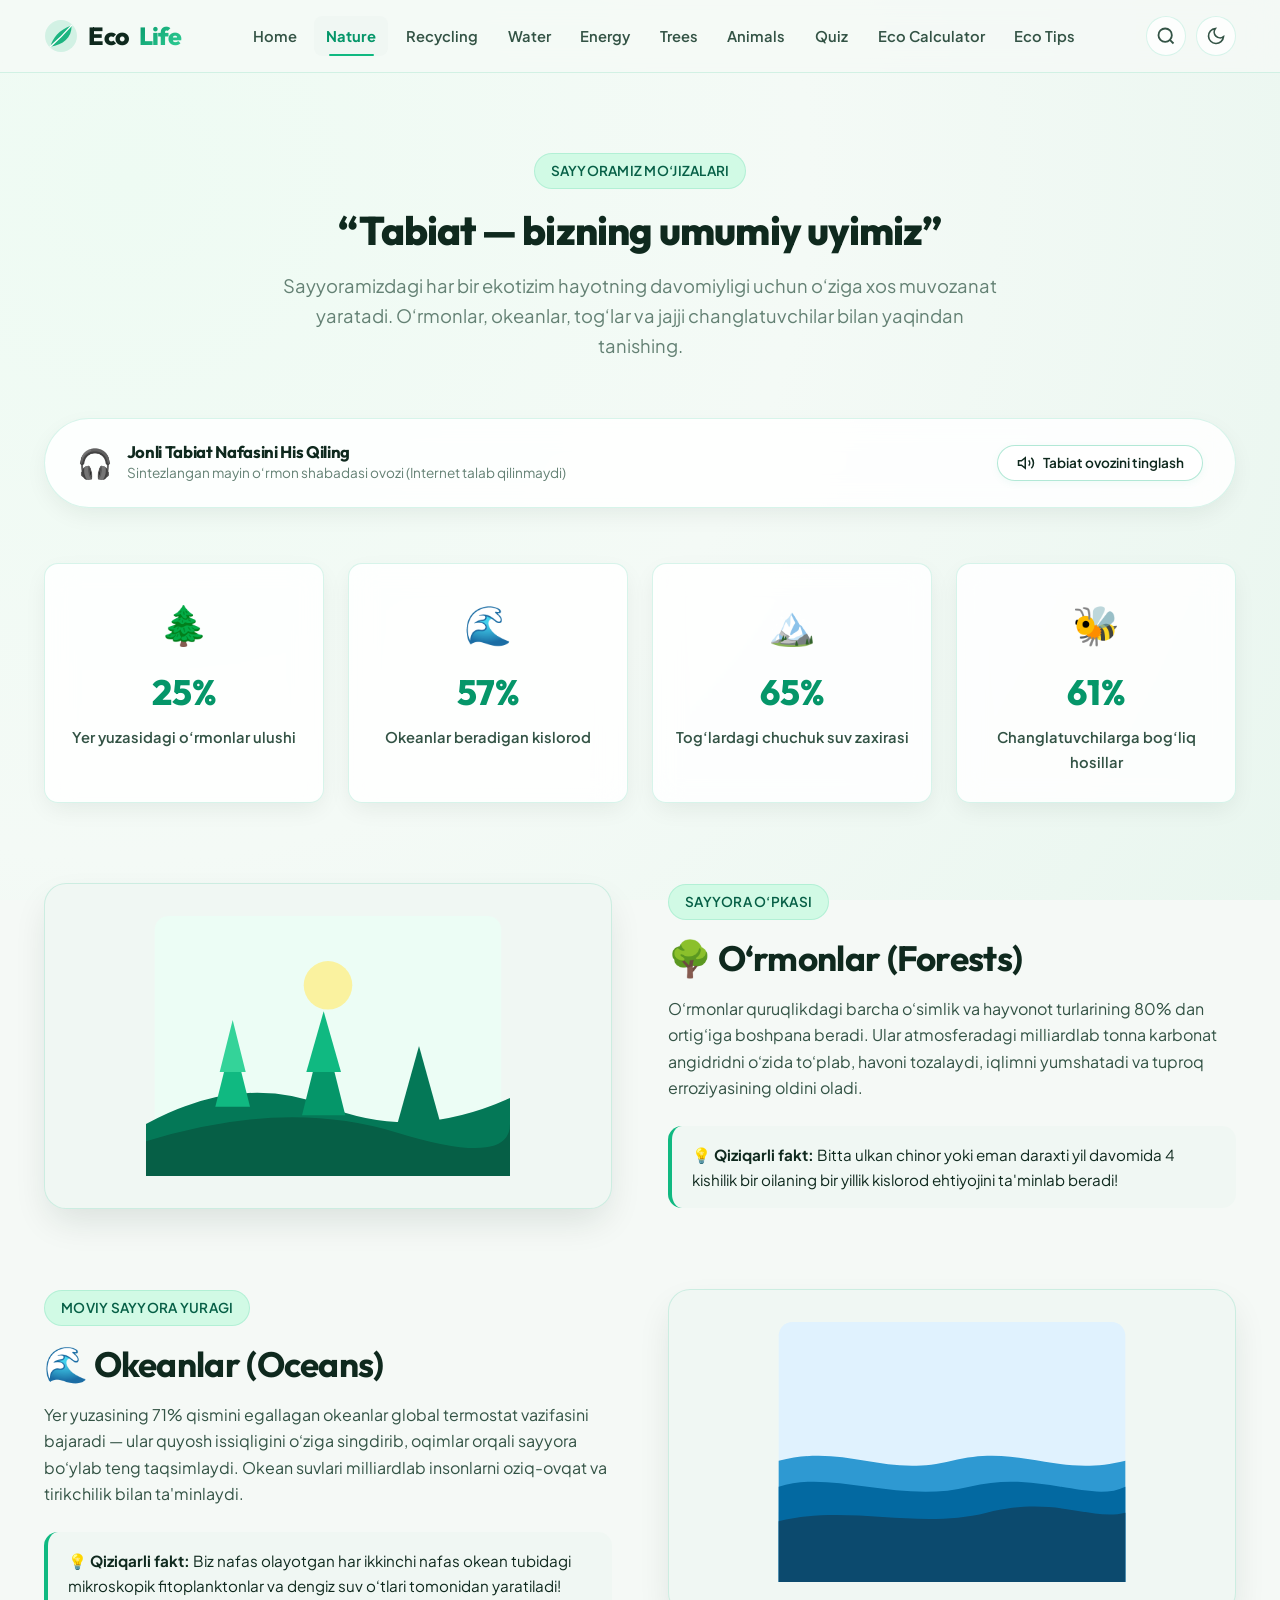
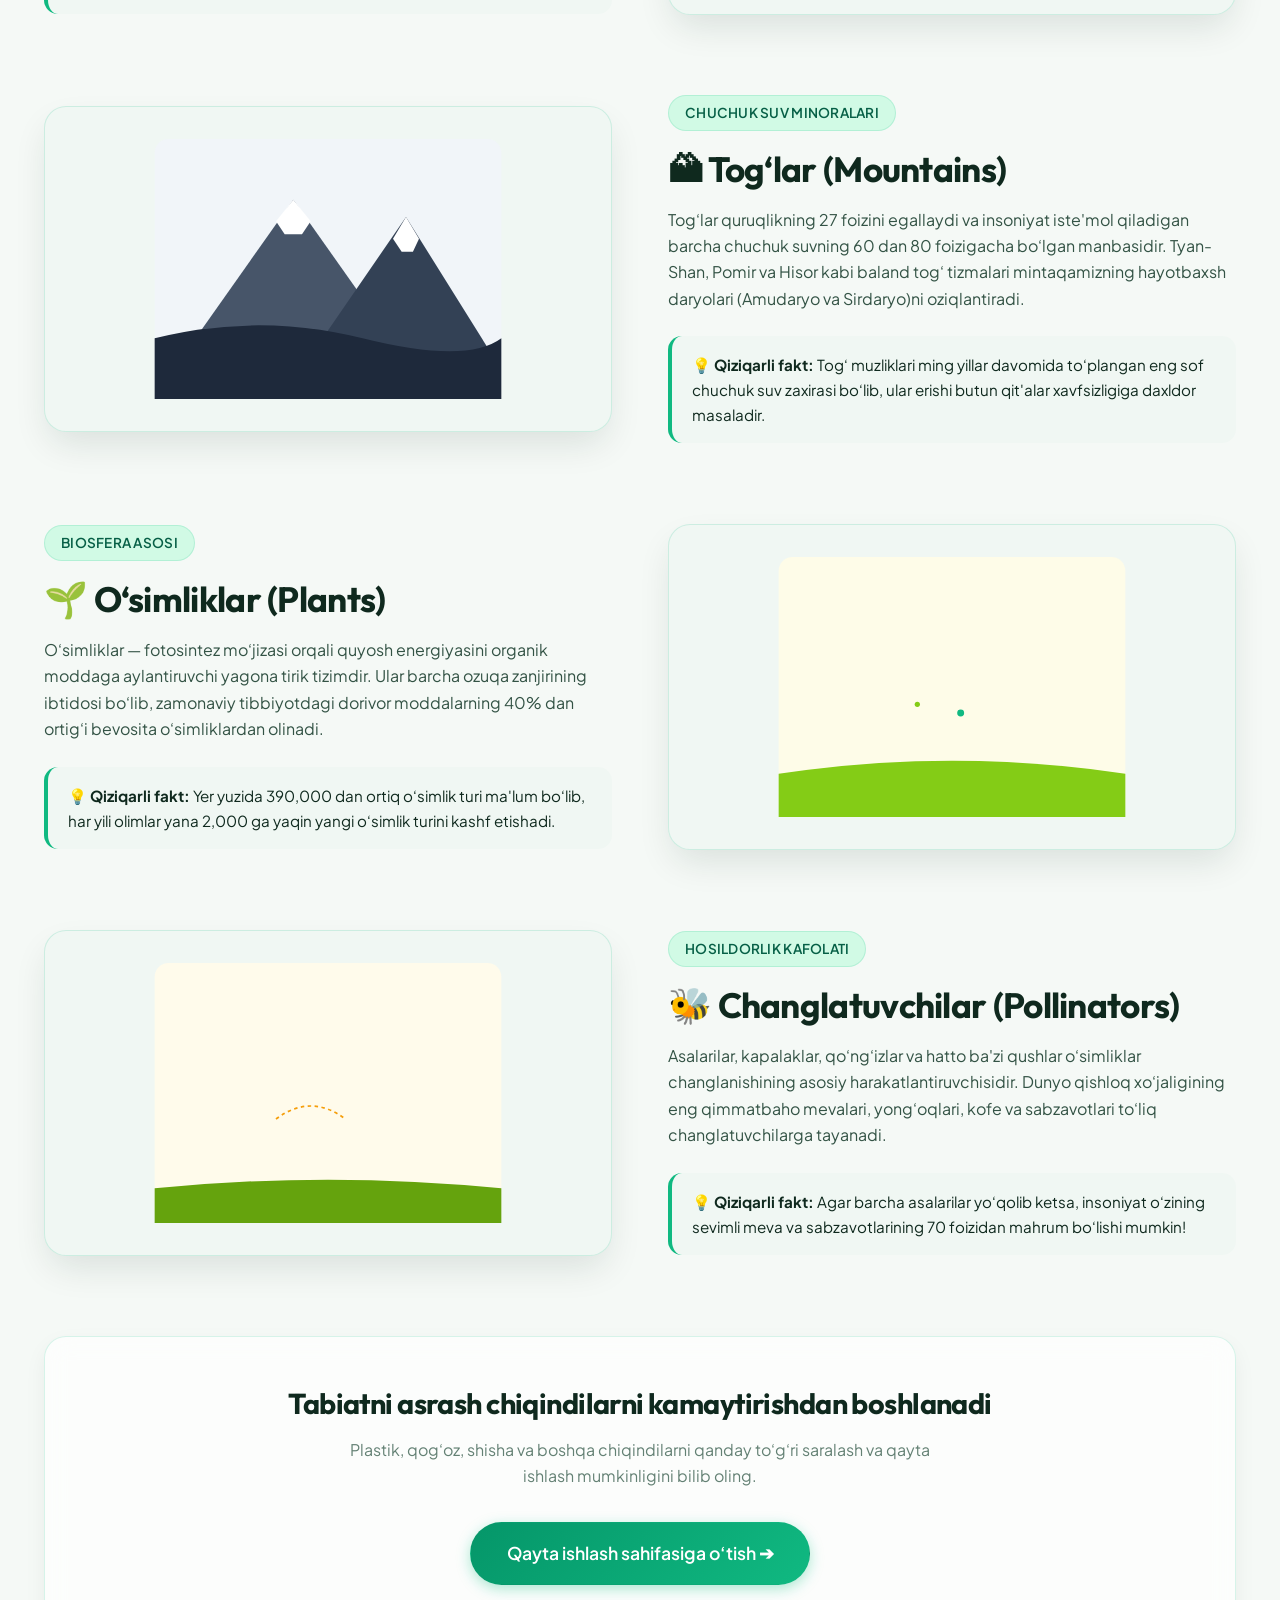
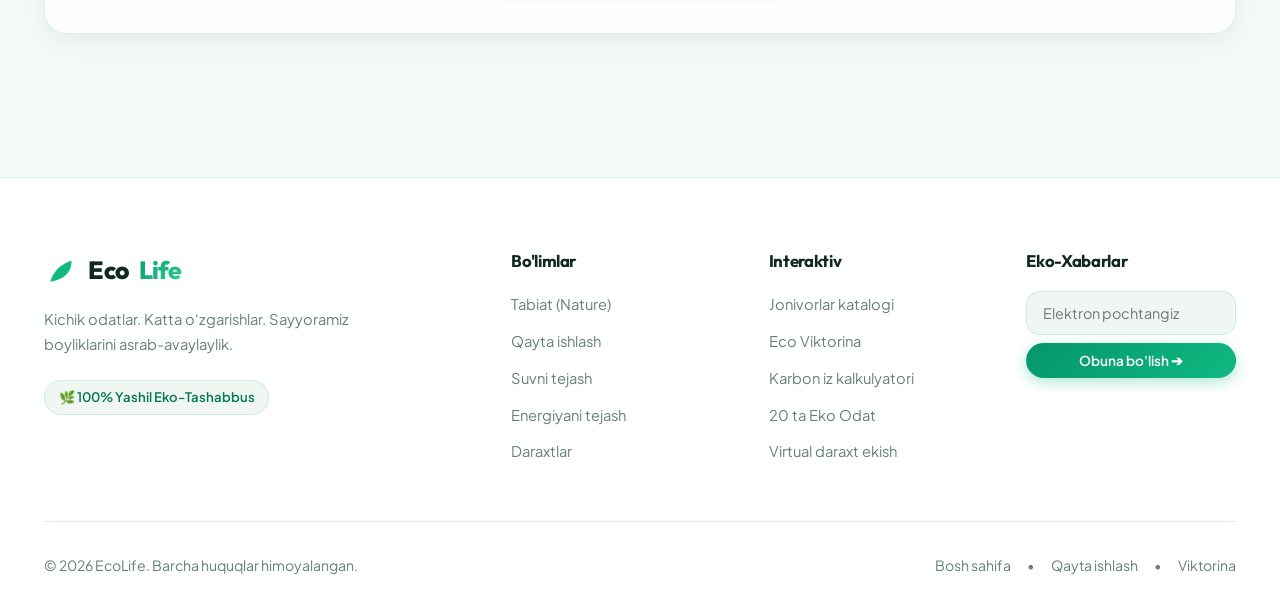
<file: nature.html>
<!DOCTYPE html>
<html lang="uz" data-theme="light">
<head>
  <meta charset="UTF-8">
  <meta name="viewport" content="width=device-width, initial-scale=1.0">
  <title>Tabiat — bizning umumiy uyimiz | EcoLife Nature</title>
  <meta name="description" content="O'rmonlar, okeanlar, tog'lar, o'simliklar va changlatuvchilar haqida hayratlanarli faktlar va ularni asrash yo'llari.">
  <link rel="icon" type="image/svg+xml" href="assets/favicon.svg">

  <link rel="stylesheet" href="css/style.css">
  <link rel="stylesheet" href="css/animations.css">
  <link rel="stylesheet" href="css/components.css">
  <link rel="stylesheet" href="css/responsive.css">
</head>
<body>

  <!-- PAGE LOADER -->
  <div id="page-loader">
    <div class="loader-spinner"></div>
    <div class="loader-text">EcoLife Nature</div>
  </div>

  <!-- STICKY NAVBAR -->
  <header class="navbar-header">
    <div class="container navbar-inner">
      <a href="index.html" class="brand-logo" aria-label="EcoLife Bosh sahifa">
        <svg viewBox="0 0 64 64" fill="none">
          <circle cx="32" cy="32" r="30" fill="rgba(16,185,129,0.15)"/>
          <path d="M12 52C16 36 28 20 52 12C52 36 36 48 12 52Z" fill="url(#leafGrad)"/>
          <path d="M12 52C26 40 38 28 52 12" stroke="#FFFFFF" stroke-width="2.5" stroke-linecap="round"/>
          <defs>
            <linearGradient id="leafGrad" x1="12" y1="52" x2="52" y2="12">
              <stop stop-color="#059669"/>
              <stop offset="1" stop-color="#34D399"/>
            </linearGradient>
          </defs>
        </svg>
        Eco<span>Life</span>
      </a>

      <nav class="nav-menu-desktop" aria-label="Asosiy menyu">
        <a href="index.html" class="nav-link">Home</a>
        <a href="nature.html" class="nav-link active">Nature</a>
        <a href="recycling.html" class="nav-link">Recycling</a>
        <a href="water.html" class="nav-link">Water</a>
        <a href="energy.html" class="nav-link">Energy</a>
        <a href="trees.html" class="nav-link">Trees</a>
        <a href="animals.html" class="nav-link">Animals</a>
        <a href="quiz.html" class="nav-link">Quiz</a>
        <a href="calculator.html" class="nav-link">Eco Calculator</a>
        <a href="tips.html" class="nav-link">Eco Tips</a>
      </nav>

      <div class="nav-actions">
        <button class="icon-btn search-open-btn" aria-label="Qidiruv" title="Qidiruv (Ctrl+K)">
          <svg width="20" height="20" viewBox="0 0 24 24" fill="none" stroke="currentColor" stroke-width="2.2">
            <circle cx="11" cy="11" r="8"></circle>
            <line x1="21" y1="21" x2="16.65" y2="16.65"></line>
          </svg>
        </button>

        <button class="icon-btn theme-toggle-btn" aria-label="Rejimni o'zgartirish">
          <svg class="theme-icon-moon" width="20" height="20" viewBox="0 0 24 24" fill="none" stroke="currentColor" stroke-width="2">
            <path d="M21 12.79A9 9 0 1 1 11.21 3 7 7 0 0 0 21 12.79z"></path>
          </svg>
          <svg class="theme-icon-sun" width="20" height="20" viewBox="0 0 24 24" fill="none" stroke="currentColor" stroke-width="2" style="display:none;">
            <circle cx="12" cy="12" r="5"></circle>
            <line x1="12" y1="1" x2="12" y2="3"></line>
            <line x1="12" y1="21" x2="12" y2="23"></line>
          </svg>
        </button>

        <button class="hamburger-btn" id="hamburger-btn" aria-label="Mobil menyu">
          <span></span><span></span><span></span>
        </button>
      </div>
    </div>
  </header>

  <!-- MOBILE DRAWER -->
  <div class="mobile-nav-drawer" id="mobile-drawer">
    <div class="mobile-drawer-content">
      <div class="mobile-drawer-header">
        <a href="index.html" class="brand-logo">Eco<span>Life</span></a>
        <button class="search-close-btn" id="drawer-close-btn">✕ Yopish</button>
      </div>
      <ul class="mobile-nav-links">
        <li><a href="index.html">🏠 Bosh sahifa (Home)</a></li>
        <li><a href="nature.html" class="active">🌿 Tabiat (Nature)</a></li>
        <li><a href="recycling.html">♻️ Qayta ishlash (Recycling)</a></li>
        <li><a href="water.html">💧 Suvni tejash (Water)</a></li>
        <li><a href="energy.html">⚡ Energiyani tejash (Energy)</a></li>
        <li><a href="trees.html">🌳 Daraxtlar (Trees)</a></li>
        <li><a href="animals.html">🐾 Jonivorlar (Animals)</a></li>
        <li><a href="quiz.html">🎯 Eco Viktorina (Quiz)</a></li>
        <li><a href="calculator.html">📊 Eco Kalkulyator</a></li>
        <li><a href="tips.html">💡 20 ta Eko Odat (Tips)</a></li>
      </ul>
    </div>
  </div>

  <!-- SEARCH MODAL -->
  <div class="search-modal" id="search-modal" role="dialog" aria-modal="true">
    <div class="search-box-wrap">
      <div class="search-input-header">
        <svg width="22" height="22" viewBox="0 0 24 24" fill="none" stroke="currentColor" stroke-width="2.5">
          <circle cx="11" cy="11" r="8"></circle>
          <line x1="21" y1="21" x2="16.65" y2="16.65"></line>
        </svg>
        <input type="text" id="search-input" class="search-input" placeholder="Sayt bo'ylab qidirish...">
        <button class="search-close-btn" id="search-close-btn">ESC</button>
      </div>
      <ul class="search-results-list" id="search-results"></ul>
    </div>
  </div>

  <!-- MAIN NATURE CONTENT -->
  <main class="section">
    <div class="container">
      
      <!-- Page Header -->
      <div class="section-title-wrap reveal">
        <span class="badge-pill">Sayyoramiz mo‘jizalari</span>
        <h1 class="section-title">“Tabiat — bizning umumiy uyimiz”</h1>
        <p class="section-subtitle">
          Sayyoramizdagi har bir ekotizim hayotning davomiyligi uchun o‘ziga xos muvozanat yaratadi. O‘rmonlar, okeanlar, tog‘lar va jajji changlatuvchilar bilan yaqindan tanishing.
        </p>
      </div>

      <!-- Ambient Sound Player Bar -->
      <div class="nature-audio-bar glass-card reveal">
        <div style="display: flex; align-items: center; gap: 0.85rem;">
          <span style="font-size: 1.8rem;">🎧</span>
          <div>
            <h4 style="font-size: 1.05rem;">Jonli Tabiat Nafasini His Qiling</h4>
            <p style="font-size: 0.85rem; color: var(--text-muted);">Sintezlangan mayin o‘rmon shabadasi ovozi (Internet talab qilinmaydi)</p>
          </div>
        </div>
        <button class="btn btn-secondary btn-sm" id="nature-audio-toggle">
          <svg width="18" height="18" viewBox="0 0 24 24" fill="none" stroke="currentColor" stroke-width="2">
            <polygon points="11 5 6 9 2 9 2 15 6 15 11 19 11 5"></polygon>
            <path d="M15.54 8.46a5 5 0 0 1 0 7.07"></path>
            <path d="M19.07 4.93a10 10 0 0 1 0 14.14"></path>
          </svg>
          Tabiat ovozini tinglash
        </button>
      </div>

      <!-- Nature Animated Counters -->
      <div class="stats-grid" style="margin-top: 0; margin-bottom: 5rem;">
        <div class="stat-card reveal reveal-delay-1">
          <span class="stat-icon">🌲</span>
          <div class="stat-number nature-counter" data-target="31" data-suffix="%">0</div>
          <div class="stat-label">Yer yuzasidagi o‘rmonlar ulushi</div>
        </div>

        <div class="stat-card reveal reveal-delay-2">
          <span class="stat-icon">🌊</span>
          <div class="stat-number nature-counter" data-target="70" data-suffix="%">0</div>
          <div class="stat-label">Okeanlar beradigan kislorod</div>
        </div>

        <div class="stat-card reveal reveal-delay-3">
          <span class="stat-icon">🏔️</span>
          <div class="stat-number nature-counter" data-target="80" data-suffix="%">0</div>
          <div class="stat-label">Tog‘lardagi chuchuk suv zaxirasi</div>
        </div>

        <div class="stat-card reveal reveal-delay-4">
          <span class="stat-icon">🐝</span>
          <div class="stat-number nature-counter" data-target="75" data-suffix="%">0</div>
          <div class="stat-label">Changlatuvchilarga bog‘liq hosillar</div>
        </div>
      </div>

      <!-- 1. FORESTS (O'RMONLAR) -->
      <section class="ecosystem-section-item reveal">
        <div class="ecosystem-graphic">
          <svg viewBox="0 0 400 300" width="100%" height="260" fill="none">
            <rect width="400" height="300" rx="16" fill="#ecfdf5"/>
            <!-- Forest Illustration -->
            <path d="M-10 240 Q100 180 200 220 T410 210 L410 300 L-10 300 Z" fill="#047857"/>
            <path d="M-10 260 Q150 210 280 250 T410 240 L410 300 L-10 300 Z" fill="#065f46"/>
            <!-- Pines -->
            <polygon points="70,220 90,140 110,220" fill="#10b981"/>
            <polygon points="75,180 90,120 105,180" fill="#34d399"/>
            <polygon points="170,230 195,130 220,230" fill="#059669"/>
            <polygon points="175,180 195,110 215,180" fill="#10b981"/>
            <polygon points="280,240 305,150 330,240" fill="#047857"/>
            <!-- Animals in forest -->
            <circle cx="200" cy="80" r="28" fill="#fef08a" opacity="0.8"/>
            <text x="140" y="270" font-size="28">🦌</text>
            <text x="240" y="260" font-size="24">🦊</text>
            <text x="60" y="275" font-size="22">🐿️</text>
          </svg>
        </div>
        <div class="ecosystem-content">
          <span class="badge-pill">Sayyora O‘pkasi</span>
          <h2 style="font-size: 2.2rem; margin-bottom: 1rem;">🌳 O‘rmonlar (Forests)</h2>
          <p>
            O‘rmonlar quruqlikdagi barcha o‘simlik va hayvonot turlarining 80% dan ortig‘iga boshpana beradi. Ular atmosferadagi milliardlab tonna karbonat angidridni o‘zida to‘plab, havoni tozalaydi, iqlimni yumshatadi va tuproq erroziyasining oldini oladi.
          </p>
          <div class="fact-highlight-box">
            <strong>💡 Qiziqarli fakt:</strong> Bitta ulkan chinor yoki eman daraxti yil davomida 4 kishilik bir oilaning bir yillik kislorod ehtiyojini ta'minlab beradi!
          </div>
        </div>
      </section>

      <!-- 2. OCEANS (OKEANLAR) -->
      <section class="ecosystem-section-item reverse reveal">
        <div class="ecosystem-graphic">
          <svg viewBox="0 0 400 300" width="100%" height="260" fill="none">
            <rect width="400" height="300" rx="16" fill="#e0f2fe"/>
            <!-- Ocean Waves -->
            <path d="M0 160 C80 140 120 180 200 160 C280 140 320 180 400 160 L400 300 L0 300 Z" fill="#0284c7" opacity="0.8"/>
            <path d="M0 190 C60 170 140 210 220 190 C300 170 360 210 400 190 L400 300 L0 300 Z" fill="#0369a1"/>
            <path d="M0 230 C80 210 160 240 240 220 C320 200 360 230 400 220 L400 300 L0 300 Z" fill="#0c4a6e"/>
            <!-- Marine creatures -->
            <text x="160" y="240" font-size="34">🐋</text>
            <text x="70" y="210" font-size="28">🐢</text>
            <text x="290" y="260" font-size="26">🐠</text>
            <text x="320" y="140" font-size="22">🪸</text>
          </svg>
        </div>
        <div class="ecosystem-content">
          <span class="badge-pill">Moviy Sayyora Yuragi</span>
          <h2 style="font-size: 2.2rem; margin-bottom: 1rem;">🌊 Okeanlar (Oceans)</h2>
          <p>
            Yer yuzasining 71% qismini egallagan okeanlar global termostat vazifasini bajaradi — ular quyosh issiqligini o‘ziga singdirib, oqimlar orqali sayyora bo‘ylab teng taqsimlaydi. Okean suvlari milliardlab insonlarni oziq-ovqat va tirikchilik bilan ta'minlaydi.
          </p>
          <div class="fact-highlight-box">
            <strong>💡 Qiziqarli fakt:</strong> Biz nafas olayotgan har ikkinchi nafas okean tubidagi mikroskopik fitoplanktonlar va dengiz suv o‘tlari tomonidan yaratiladi!
          </div>
        </div>
      </section>

      <!-- 3. MOUNTAINS (TOG'LAR) -->
      <section class="ecosystem-section-item reveal">
        <div class="ecosystem-graphic">
          <svg viewBox="0 0 400 300" width="100%" height="260" fill="none">
            <rect width="400" height="300" rx="16" fill="#f1f5f9"/>
            <!-- Mountains -->
            <polygon points="40,240 160,70 280,240" fill="#475569"/>
            <polygon points="140,95 160,70 180,95 170,110 150,110" fill="#ffffff"/>
            <polygon points="180,250 290,90 390,250" fill="#334155"/>
            <polygon points="275,115 290,90 305,115 298,130 285,130" fill="#ffffff"/>
            <path d="M0 230 Q120 200 240 230 T400 230 L400 300 L0 300 Z" fill="#1e293b"/>
            <!-- Snow leopard & edelweiss -->
            <text x="120" y="270" font-size="32">🐆</text>
            <text x="240" y="260" font-size="24">🏔️</text>
            <text x="320" y="270" font-size="22">🦅</text>
          </svg>
        </div>
        <div class="ecosystem-content">
          <span class="badge-pill">Chuchuk Suv Minoralari</span>
          <h2 style="font-size: 2.2rem; margin-bottom: 1rem;">🏔 Tog‘lar (Mountains)</h2>
          <p>
            Tog‘lar quruqlikning 27 foizini egallaydi va insoniyat iste'mol qiladigan barcha chuchuk suvning 60 dan 80 foizigacha bo‘lgan manbasidir. Tyan-Shan, Pomir va Hisor kabi baland tog‘ tizmalari mintaqamizning hayotbaxsh daryolari (Amudaryo va Sirdaryo)ni oziqlantiradi.
          </p>
          <div class="fact-highlight-box">
            <strong>💡 Qiziqarli fakt:</strong> Tog‘ muzliklari ming yillar davomida to‘plangan eng sof chuchuk suv zaxirasi bo‘lib, ular erishi butun qit'alar xavfsizligiga daxldor masaladir.
          </div>
        </div>
      </section>

      <!-- 4. PLANTS (O'SIMLIKLAR) -->
      <section class="ecosystem-section-item reverse reveal">
        <div class="ecosystem-graphic">
          <svg viewBox="0 0 400 300" width="100%" height="260" fill="none">
            <rect width="400" height="300" rx="16" fill="#fefce8"/>
            <!-- Botanical scene -->
            <path d="M0 250 Q200 220 400 250 L400 300 L0 300 Z" fill="#84cc16"/>
            <text x="50" y="240" font-size="44">🌻</text>
            <text x="140" y="220" font-size="48">🌿</text>
            <text x="240" y="230" font-size="46">🌸</text>
            <text x="310" y="240" font-size="42">🌾</text>
            <text x="180" y="130" font-size="28">☀️</text>
            <circle cx="210" cy="180" r="4" fill="#10b981"/>
            <circle cx="160" cy="170" r="3" fill="#84cc16"/>
          </svg>
        </div>
        <div class="ecosystem-content">
          <span class="badge-pill">Biosfera Asosi</span>
          <h2 style="font-size: 2.2rem; margin-bottom: 1rem;">🌱 O‘simliklar (Plants)</h2>
          <p>
            O‘simliklar — fotosintez mo‘jizasi orqali quyosh energiyasini organik moddaga aylantiruvchi yagona tirik tizimdir. Ular barcha ozuqa zanjirining ibtidosi bo‘lib, zamonaviy tibbiyotdagi dorivor moddalarning 40% dan ortig‘i bevosita o‘simliklardan olinadi.
          </p>
          <div class="fact-highlight-box">
            <strong>💡 Qiziqarli fakt:</strong> Yer yuzida 390,000 dan ortiq o‘simlik turi ma'lum bo‘lib, har yili olimlar yana 2,000 ga yaqin yangi o‘simlik turini kashf etishadi.
          </div>
        </div>
      </section>

      <!-- 5. POLLINATORS (CHANGLATUVCHILAR) -->
      <section class="ecosystem-section-item reveal">
        <div class="ecosystem-graphic">
          <svg viewBox="0 0 400 300" width="100%" height="260" fill="none">
            <rect width="400" height="300" rx="16" fill="#fffbeb"/>
            <!-- Pollinator scene -->
            <path d="M0 260 Q200 240 400 260 L400 300 L0 300 Z" fill="#65a30d"/>
            <text x="60" y="250" font-size="38">🌷</text>
            <text x="170" y="255" font-size="42">🌺</text>
            <text x="300" y="250" font-size="38">🌼</text>
            <!-- Flying bees & butterfly -->
            <g class="floating-leaf">
              <text x="130" y="160" font-size="34">🐝</text>
            </g>
            <g class="floating-leaf-fast">
              <text x="240" y="140" font-size="32">🦋</text>
            </g>
            <path d="M140 180 Q180 150 220 180" stroke="#f59e0b" stroke-width="2" stroke-dasharray="4 4" fill="none"/>
          </svg>
        </div>
        <div class="ecosystem-content">
          <span class="badge-pill">Hosildorlik Kafolati</span>
          <h2 style="font-size: 2.2rem; margin-bottom: 1rem;">🐝 Changlatuvchilar (Pollinators)</h2>
          <p>
            Asalarilar, kapalaklar, qo‘ng‘izlar va hatto ba'zi qushlar o‘simliklar changlanishining asosiy harakatlantiruvchisidir. Dunyo qishloq xo‘jaligining eng qimmatbaho mevalari, yong‘oqlari, kofe va sabzavotlari to‘liq changlatuvchilarga tayanadi.
          </p>
          <div class="fact-highlight-box">
            <strong>💡 Qiziqarli fakt:</strong> Agar barcha asalarilar yo‘qolib ketsa, insoniyat o‘zining sevimli meva va sabzavotlarining 70 foizidan mahrum bo‘lishi mumkin!
          </div>
        </div>
      </section>

      <!-- Bottom CTA to Next Page -->
      <div class="glass-card reveal" style="text-align: center; padding: 3rem 2rem; margin-top: 4rem;">
        <h3 style="font-size: 1.8rem; margin-bottom: 1rem;">Tabiatni asrash chiqindilarni kamaytirishdan boshlanadi</h3>
        <p style="max-width: 600px; margin: 0 auto 2rem; color: var(--text-muted);">
          Plastik, qog‘oz, shisha va boshqa chiqindilarni qanday to‘g‘ri saralash va qayta ishlash mumkinligini bilib oling.
        </p>
        <a href="recycling.html" class="btn btn-primary btn-lg">
          Qayta ishlash sahifasiga o‘tish ➔
        </a>
      </div>

    </div>
  </main>

  <!-- BACK TO TOP BUTTON -->
  <button class="back-to-top" id="back-to-top" aria-label="Yuqoriga qaytish">
    <svg viewBox="0 0 24 24" fill="none" stroke="currentColor" stroke-width="2.5">
      <polyline points="18 15 12 9 6 15"></polyline>
    </svg>
  </button>

  <!-- FOOTER -->
  <footer class="site-footer">
    <div class="container">
      <div class="footer-grid">
        <div class="footer-brand">
          <a href="index.html" class="brand-logo">
            <svg width="30" height="30" viewBox="0 0 64 64" fill="none">
              <path d="M12 52C16 36 28 20 52 12C52 36 36 48 12 52Z" fill="#10B981"/>
            </svg>
            Eco<span>Life</span>
          </a>
          <p>Kichik odatlar. Katta o‘zgarishlar. Sayyoramiz boyliklarini asrab-avaylaylik.</p>
          <div class="eco-pledge-badge">🌿 100% Yashil Eko-Tashabbus</div>
        </div>

        <div class="footer-col">
          <h4>Bo'limlar</h4>
          <ul class="footer-links">
            <li><a href="nature.html">Tabiat (Nature)</a></li>
            <li><a href="recycling.html">Qayta ishlash</a></li>
            <li><a href="water.html">Suvni tejash</a></li>
            <li><a href="energy.html">Energiyani tejash</a></li>
            <li><a href="trees.html">Daraxtlar</a></li>
          </ul>
        </div>

        <div class="footer-col">
          <h4>Interaktiv</h4>
          <ul class="footer-links">
            <li><a href="animals.html">Jonivorlar katalogi</a></li>
            <li><a href="quiz.html">Eco Viktorina</a></li>
            <li><a href="calculator.html">Karbon iz kalkulyatori</a></li>
            <li><a href="tips.html">20 ta Eko Odat</a></li>
            <li><a href="trees.html#virtual-tree">Virtual daraxt ekish</a></li>
          </ul>
        </div>

        <div class="footer-col">
          <h4>Eko-Xabarlar</h4>
          <form id="footer-subscribe-form" style="display: flex; gap: 0.5rem; flex-direction: column;">
            <input type="email" placeholder="Elektron pochtangiz" class="calc-input" required style="font-size: 0.9rem;">
            <button type="submit" class="btn btn-primary btn-sm">Obuna bo'lish ➔</button>
          </form>
        </div>
      </div>

      <div class="footer-bottom">
        <div>&copy; 2026 EcoLife. Barcha huquqlar himoyalangan.</div>
        <div style="display: flex; gap: 1rem;">
          <a href="index.html">Bosh sahifa</a>
          <span>•</span>
          <a href="recycling.html">Qayta ishlash</a>
          <span>•</span>
          <a href="quiz.html">Viktorina</a>
        </div>
      </div>
    </div>
  </footer>

  <script src="js/data.js"></script>
  <script src="js/main.js"></script>
  <script src="js/nature.js"></script>
</body>
</html>
</file>
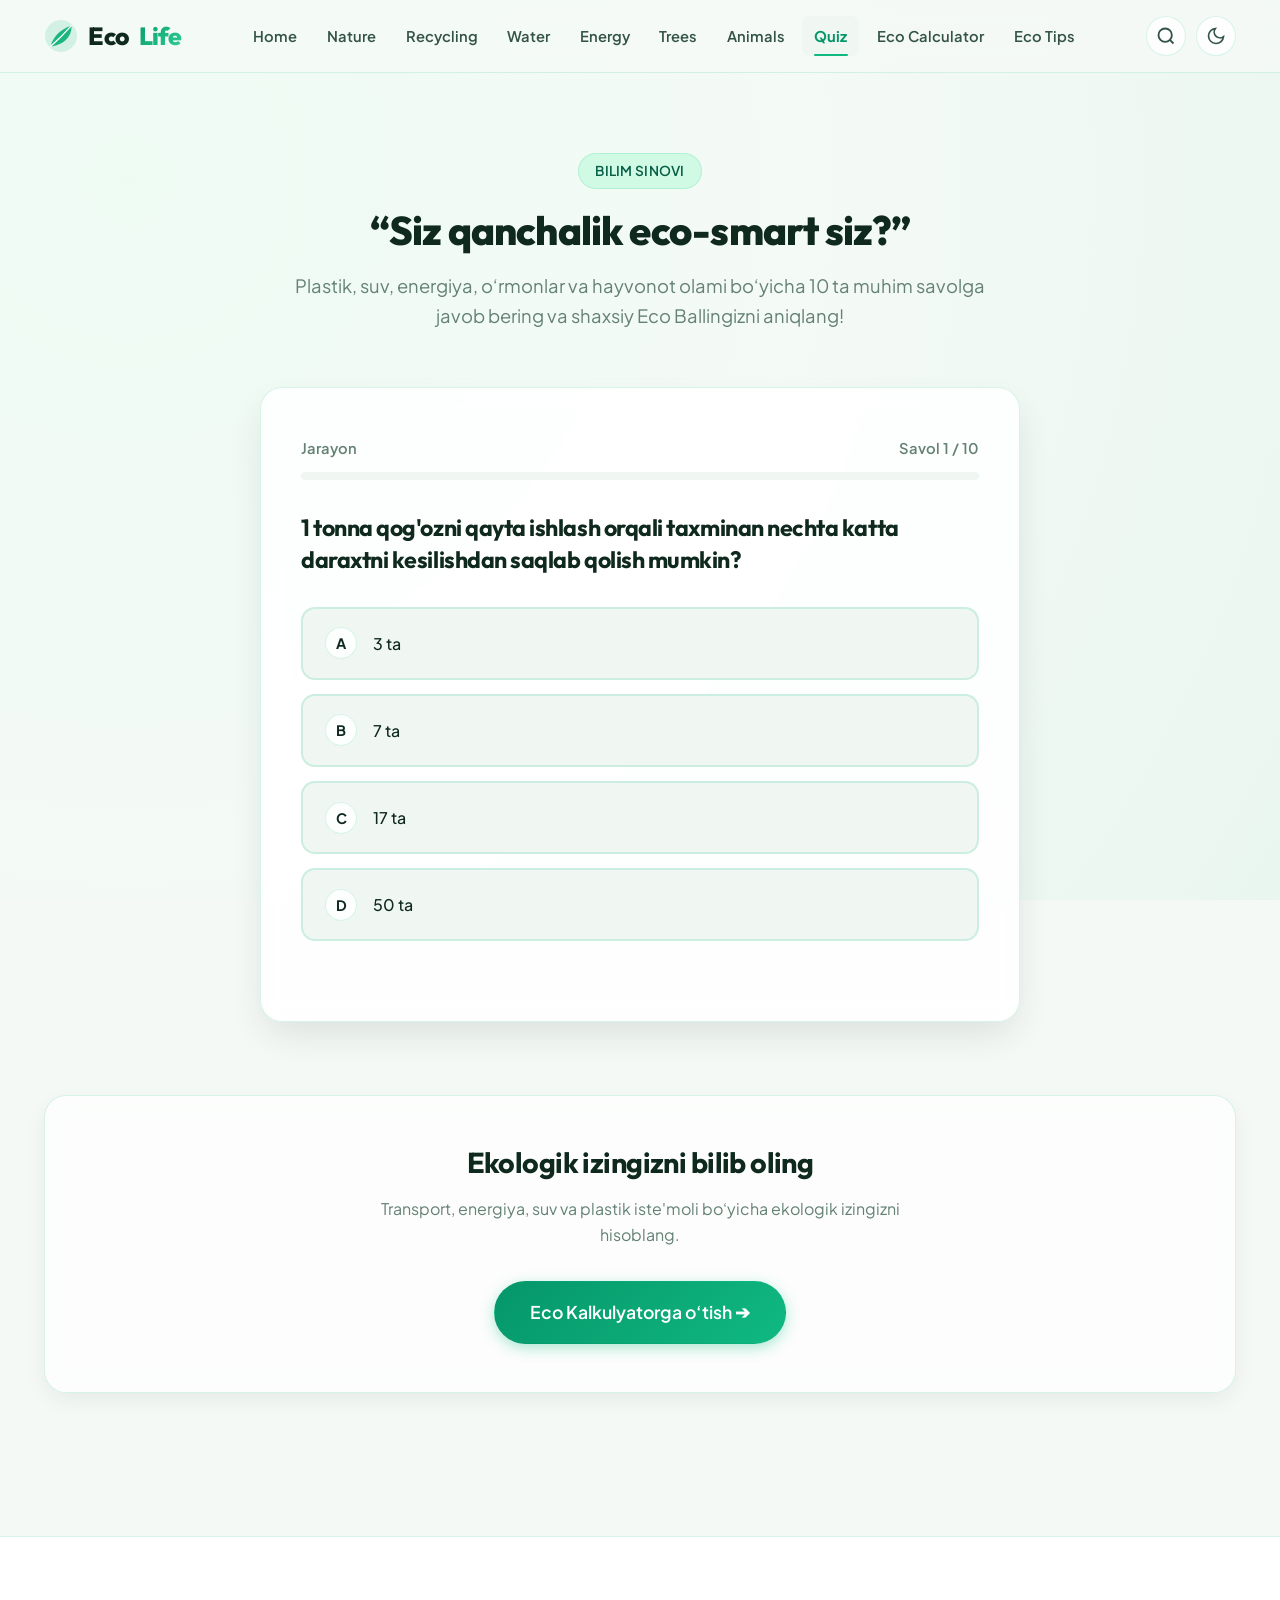
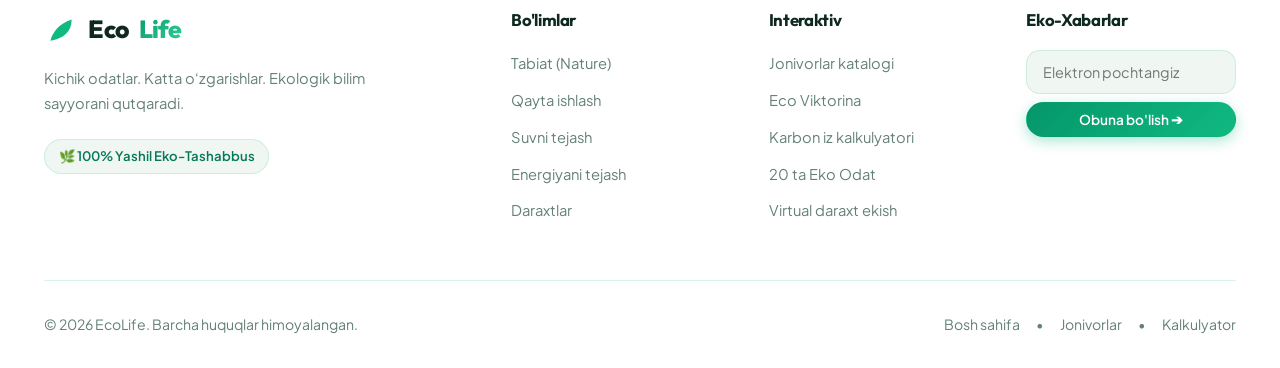
<file: quiz.html>
<!DOCTYPE html>
<html lang="uz" data-theme="light">
<head>
  <meta charset="UTF-8">
  <meta name="viewport" content="width=device-width, initial-scale=1.0">
  <title>Siz qanchalik eco-smart siz? | EcoLife Quiz</title>
  <meta name="description" content="10 ta savolli qiziqarli va interaktiv ekologik viktorina. O'z bilimingizni sinab ko'ring va Eco ballingizni aniqlang.">
  <link rel="icon" type="image/svg+xml" href="assets/favicon.svg">

  <link rel="stylesheet" href="css/style.css">
  <link rel="stylesheet" href="css/animations.css">
  <link rel="stylesheet" href="css/components.css">
  <link rel="stylesheet" href="css/responsive.css">
</head>
<body>

  <!-- PAGE LOADER -->
  <div id="page-loader">
    <div class="loader-spinner"></div>
    <div class="loader-text">EcoLife Quiz</div>
  </div>

  <!-- STICKY NAVBAR -->
  <header class="navbar-header">
    <div class="container navbar-inner">
      <a href="index.html" class="brand-logo" aria-label="EcoLife Bosh sahifa">
        <svg viewBox="0 0 64 64" fill="none">
          <circle cx="32" cy="32" r="30" fill="rgba(16,185,129,0.15)"/>
          <path d="M12 52C16 36 28 20 52 12C52 36 36 48 12 52Z" fill="url(#leafGrad)"/>
          <path d="M12 52C26 40 38 28 52 12" stroke="#FFFFFF" stroke-width="2.5" stroke-linecap="round"/>
          <defs>
            <linearGradient id="leafGrad" x1="12" y1="52" x2="52" y2="12">
              <stop stop-color="#059669"/>
              <stop offset="1" stop-color="#34D399"/>
            </linearGradient>
          </defs>
        </svg>
        Eco<span>Life</span>
      </a>

      <nav class="nav-menu-desktop" aria-label="Asosiy menyu">
        <a href="index.html" class="nav-link">Home</a>
        <a href="nature.html" class="nav-link">Nature</a>
        <a href="recycling.html" class="nav-link">Recycling</a>
        <a href="water.html" class="nav-link">Water</a>
        <a href="energy.html" class="nav-link">Energy</a>
        <a href="trees.html" class="nav-link">Trees</a>
        <a href="animals.html" class="nav-link">Animals</a>
        <a href="quiz.html" class="nav-link active">Quiz</a>
        <a href="calculator.html" class="nav-link">Eco Calculator</a>
        <a href="tips.html" class="nav-link">Eco Tips</a>
      </nav>

      <div class="nav-actions">
        <button class="icon-btn search-open-btn" aria-label="Qidiruv" title="Qidiruv (Ctrl+K)">
          <svg width="20" height="20" viewBox="0 0 24 24" fill="none" stroke="currentColor" stroke-width="2.2">
            <circle cx="11" cy="11" r="8"></circle>
            <line x1="21" y1="21" x2="16.65" y2="16.65"></line>
          </svg>
        </button>

        <button class="icon-btn theme-toggle-btn" aria-label="Rejimni o'zgartirish">
          <svg class="theme-icon-moon" width="20" height="20" viewBox="0 0 24 24" fill="none" stroke="currentColor" stroke-width="2">
            <path d="M21 12.79A9 9 0 1 1 11.21 3 7 7 0 0 0 21 12.79z"></path>
          </svg>
          <svg class="theme-icon-sun" width="20" height="20" viewBox="0 0 24 24" fill="none" stroke="currentColor" stroke-width="2" style="display:none;">
            <circle cx="12" cy="12" r="5"></circle>
            <line x1="12" y1="1" x2="12" y2="3"></line>
            <line x1="12" y1="21" x2="12" y2="23"></line>
          </svg>
        </button>

        <button class="hamburger-btn" id="hamburger-btn" aria-label="Mobil menyu">
          <span></span><span></span><span></span>
        </button>
      </div>
    </div>
  </header>

  <!-- MOBILE DRAWER -->
  <div class="mobile-nav-drawer" id="mobile-drawer">
    <div class="mobile-drawer-content">
      <div class="mobile-drawer-header">
        <a href="index.html" class="brand-logo">Eco<span>Life</span></a>
        <button class="search-close-btn" id="drawer-close-btn">✕ Yopish</button>
      </div>
      <ul class="mobile-nav-links">
        <li><a href="index.html">🏠 Bosh sahifa (Home)</a></li>
        <li><a href="nature.html">🌿 Tabiat (Nature)</a></li>
        <li><a href="recycling.html">♻️ Qayta ishlash (Recycling)</a></li>
        <li><a href="water.html">💧 Suvni tejash (Water)</a></li>
        <li><a href="energy.html">⚡ Energiyani tejash (Energy)</a></li>
        <li><a href="trees.html">🌳 Daraxtlar (Trees)</a></li>
        <li><a href="animals.html">🐾 Jonivorlar (Animals)</a></li>
        <li><a href="quiz.html" class="active">🎯 Eco Viktorina (Quiz)</a></li>
        <li><a href="calculator.html">📊 Eco Kalkulyator</a></li>
        <li><a href="tips.html">💡 20 ta Eko Odat (Tips)</a></li>
      </ul>
    </div>
  </div>

  <!-- SEARCH MODAL -->
  <div class="search-modal" id="search-modal" role="dialog" aria-modal="true">
    <div class="search-box-wrap">
      <div class="search-input-header">
        <svg width="22" height="22" viewBox="0 0 24 24" fill="none" stroke="currentColor" stroke-width="2.5">
          <circle cx="11" cy="11" r="8"></circle>
          <line x1="21" y1="21" x2="16.65" y2="16.65"></line>
        </svg>
        <input type="text" id="search-input" class="search-input" placeholder="Sayt bo'ylab qidirish...">
        <button class="search-close-btn" id="search-close-btn">ESC</button>
      </div>
      <ul class="search-results-list" id="search-results"></ul>
    </div>
  </div>

  <!-- MAIN QUIZ CONTENT -->
  <main class="section">
    <div class="container">
      
      <!-- Page Header -->
      <div class="section-title-wrap reveal">
        <span class="badge-pill">Bilim Sinovi</span>
        <h1 class="section-title">“Siz qanchalik eco-smart siz?”</h1>
        <p class="section-subtitle">
          Plastik, suv, energiya, o‘rmonlar va hayvonot olami bo‘yicha 10 ta muhim savolga javob bering va shaxsiy Eco Ballingizni aniqlang!
        </p>
      </div>

      <!-- QUIZ ENGINE CARD -->
      <div class="quiz-wrapper" id="quiz-engine-wrapper">
        <div class="quiz-card glass-card reveal">

          <!-- ACTIVE QUESTION VIEW -->
          <div id="quiz-active-view">
            
            <!-- Progress Tracker -->
            <div style="display: flex; justify-content: space-between; align-items: center; margin-bottom: 0.75rem; font-weight: 600; font-size: 0.92rem; color: var(--text-muted);">
              <span>Jarayon</span>
              <span id="quiz-progress-text">Savol 1 / 10</span>
            </div>
            
            <div class="quiz-progress-track">
              <div class="quiz-progress-fill" id="quiz-progress-bar" style="width: 10%;"></div>
            </div>

            <!-- Question Title -->
            <h2 id="quiz-question-title" style="font-size: 1.45rem; line-height: 1.35; margin-bottom: 1.5rem;">
              Savol yuklanmoqda...
            </h2>

            <!-- Options Grid -->
            <div class="quiz-options-grid" id="quiz-options-list">
              <!-- Rendered by quiz.js -->
            </div>

            <!-- Educational Explanation Box (Hidden initially) -->
            <div id="quiz-explanation-box" class="quiz-explanation hidden">
              <p id="quiz-explanation-text"></p>
            </div>

            <!-- Next Button -->
            <div style="text-align: right; margin-top: 1rem;">
              <button class="btn btn-primary btn-lg hidden" id="quiz-next-btn">
                Keyingi savol ➔
              </button>
            </div>

          </div>

          <!-- QUIZ RESULTS VIEW (Hidden initially) -->
          <div id="quiz-results-view" class="hidden" style="text-align: center; padding: 1.5rem 0.5rem;">
            
            <span class="badge-pill" style="margin-bottom: 1.5rem;">Sinov Natijalari</span>
            
            <!-- Animated Circular Gauge -->
            <div class="score-circle-wrapper">
              <svg class="score-circle-svg" width="140" height="140" viewBox="0 0 120 120">
                <circle class="circle-bg" cx="60" cy="60" r="54" />
                <circle class="circle-progress" id="circle-progress-svg" cx="60" cy="60" r="54" />
              </svg>
              <div class="score-circle-number" id="circle-score-val">0%</div>
            </div>

            <div id="quiz-fraction-score" style="font-size: 1.15rem; font-weight: 700; color: var(--text-muted); margin-bottom: 1rem;">
              0 / 10 ta to‘g‘ri javob
            </div>

            <h2 id="quiz-result-title" style="font-size: 2.2rem; margin-bottom: 0.75rem;">
              Natija aniqlanmoqda...
            </h2>

            <p id="quiz-result-msg" style="max-width: 540px; margin: 0 auto 2.5rem; color: var(--text-secondary); font-size: 1.05rem; line-height: 1.6;">
              <!-- Feedback message -->
            </p>

            <div style="display: flex; justify-content: center; gap: 1rem; flex-wrap: wrap;">
              <button class="btn btn-primary btn-lg" id="quiz-restart-btn">
                Qayta boshlash 🔄
              </button>
              <a href="calculator.html" class="btn btn-secondary btn-lg">
                Karbon izini hisoblash ➔
              </a>
            </div>

          </div>

        </div>
      </div>

      <!-- Bottom Next CTA -->
      <div class="glass-card reveal" style="text-align: center; padding: 3rem 2rem; margin-top: 4.5rem;">
        <h3 style="font-size: 1.8rem; margin-bottom: 1rem;">Ekologik izingizni bilib oling</h3>
        <p style="max-width: 600px; margin: 0 auto 2rem; color: var(--text-muted);">
          Transport, energiya, suv va plastik iste'moli bo‘yicha ekologik izingizni hisoblang.
        </p>
        <a href="calculator.html" class="btn btn-primary btn-lg">
          Eco Kalkulyatorga o‘tish ➔
        </a>
      </div>

    </div>
  </main>

  <!-- BACK TO TOP BUTTON -->
  <button class="back-to-top" id="back-to-top" aria-label="Yuqoriga qaytish">
    <svg viewBox="0 0 24 24" fill="none" stroke="currentColor" stroke-width="2.5">
      <polyline points="18 15 12 9 6 15"></polyline>
    </svg>
  </button>

  <!-- FOOTER -->
  <footer class="site-footer">
    <div class="container">
      <div class="footer-grid">
        <div class="footer-brand">
          <a href="index.html" class="brand-logo">
            <svg width="30" height="30" viewBox="0 0 64 64" fill="none">
              <path d="M12 52C16 36 28 20 52 12C52 36 36 48 12 52Z" fill="#10B981"/>
            </svg>
            Eco<span>Life</span>
          </a>
          <p>Kichik odatlar. Katta o‘zgarishlar. Ekologik bilim sayyorani qutqaradi.</p>
          <div class="eco-pledge-badge">🌿 100% Yashil Eko-Tashabbus</div>
        </div>

        <div class="footer-col">
          <h4>Bo'limlar</h4>
          <ul class="footer-links">
            <li><a href="nature.html">Tabiat (Nature)</a></li>
            <li><a href="recycling.html">Qayta ishlash</a></li>
            <li><a href="water.html">Suvni tejash</a></li>
            <li><a href="energy.html">Energiyani tejash</a></li>
            <li><a href="trees.html">Daraxtlar</a></li>
          </ul>
        </div>

        <div class="footer-col">
          <h4>Interaktiv</h4>
          <ul class="footer-links">
            <li><a href="animals.html">Jonivorlar katalogi</a></li>
            <li><a href="quiz.html">Eco Viktorina</a></li>
            <li><a href="calculator.html">Karbon iz kalkulyatori</a></li>
            <li><a href="tips.html">20 ta Eko Odat</a></li>
            <li><a href="trees.html#virtual-tree">Virtual daraxt ekish</a></li>
          </ul>
        </div>

        <div class="footer-col">
          <h4>Eko-Xabarlar</h4>
          <form id="footer-subscribe-form" style="display: flex; gap: 0.5rem; flex-direction: column;">
            <input type="email" placeholder="Elektron pochtangiz" class="calc-input" required style="font-size: 0.9rem;">
            <button type="submit" class="btn btn-primary btn-sm">Obuna bo'lish ➔</button>
          </form>
        </div>
      </div>

      <div class="footer-bottom">
        <div>&copy; 2026 EcoLife. Barcha huquqlar himoyalangan.</div>
        <div style="display: flex; gap: 1rem;">
          <a href="index.html">Bosh sahifa</a>
          <span>•</span>
          <a href="animals.html">Jonivorlar</a>
          <span>•</span>
          <a href="calculator.html">Kalkulyator</a>
        </div>
      </div>
    </div>
  </footer>

  <script src="js/data.js"></script>
  <script src="js/main.js"></script>
  <script src="js/quiz.js"></script>
</body>
</html>
</file>
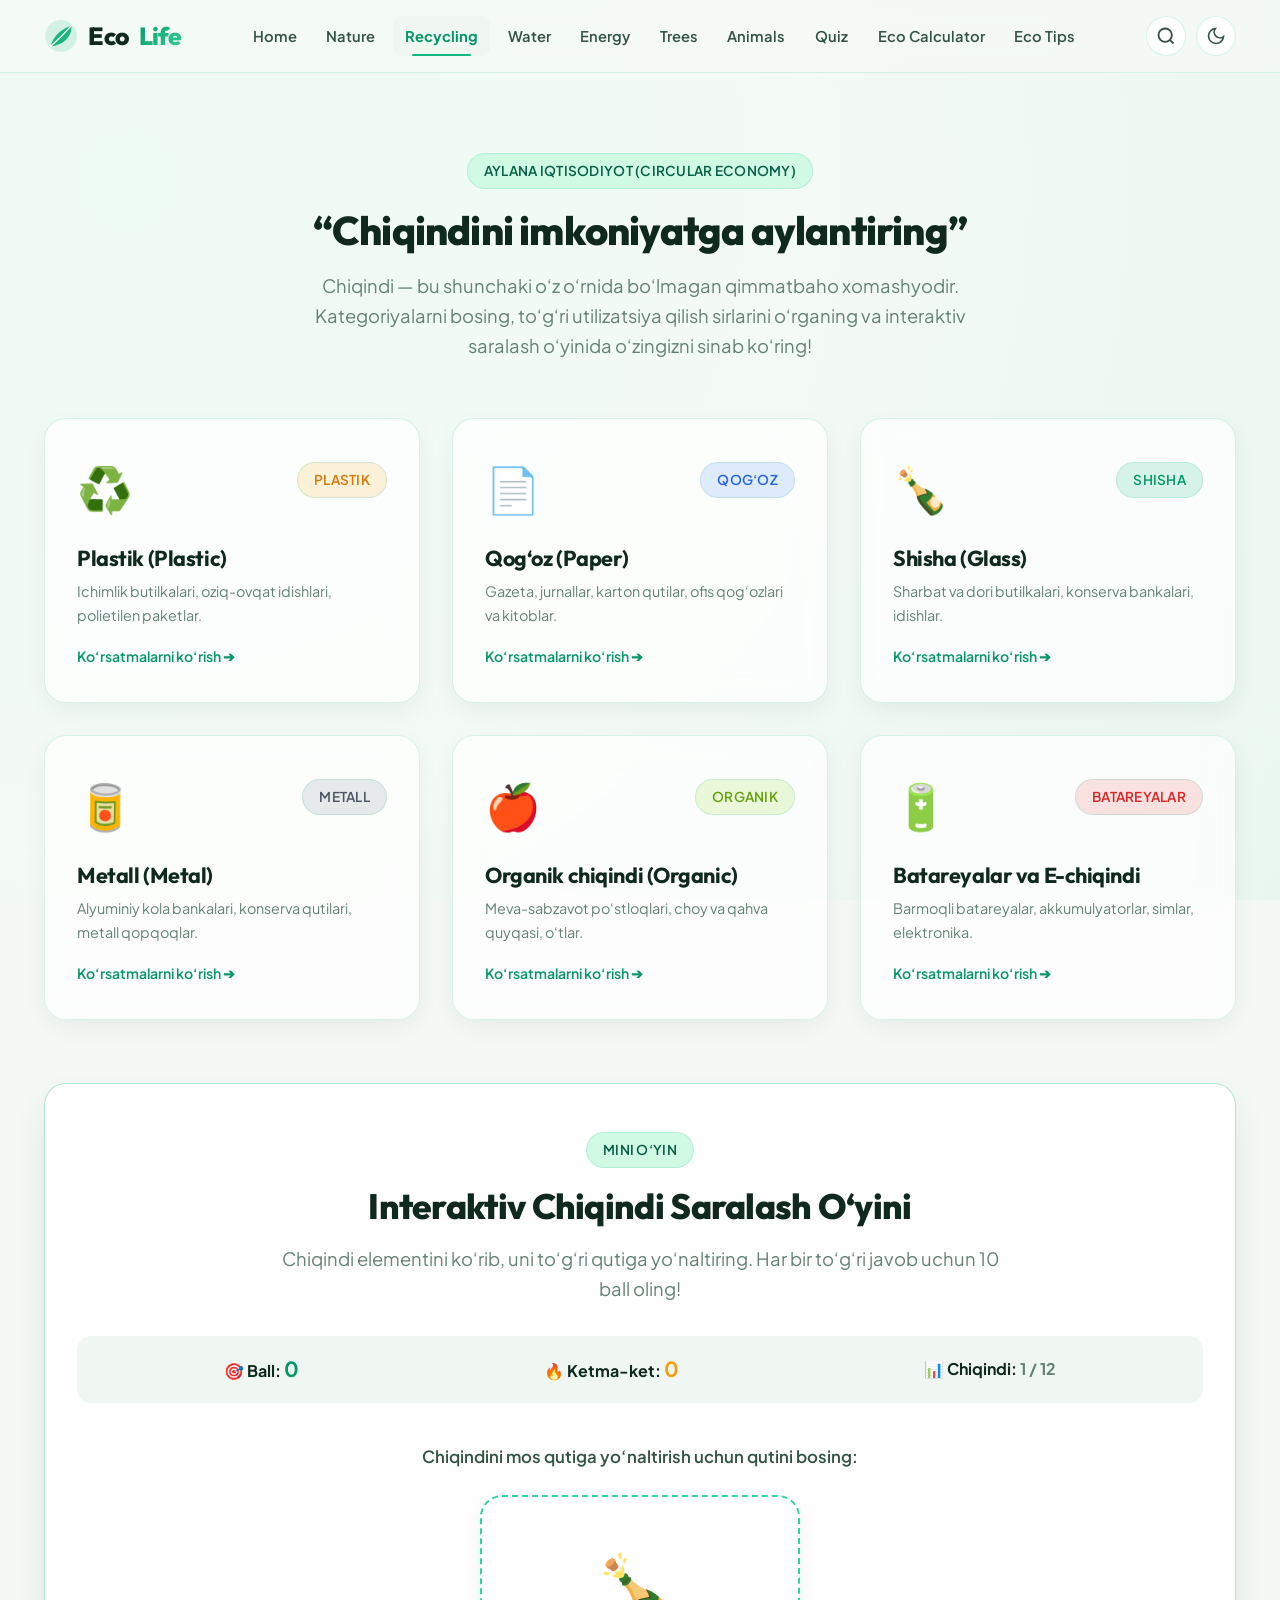
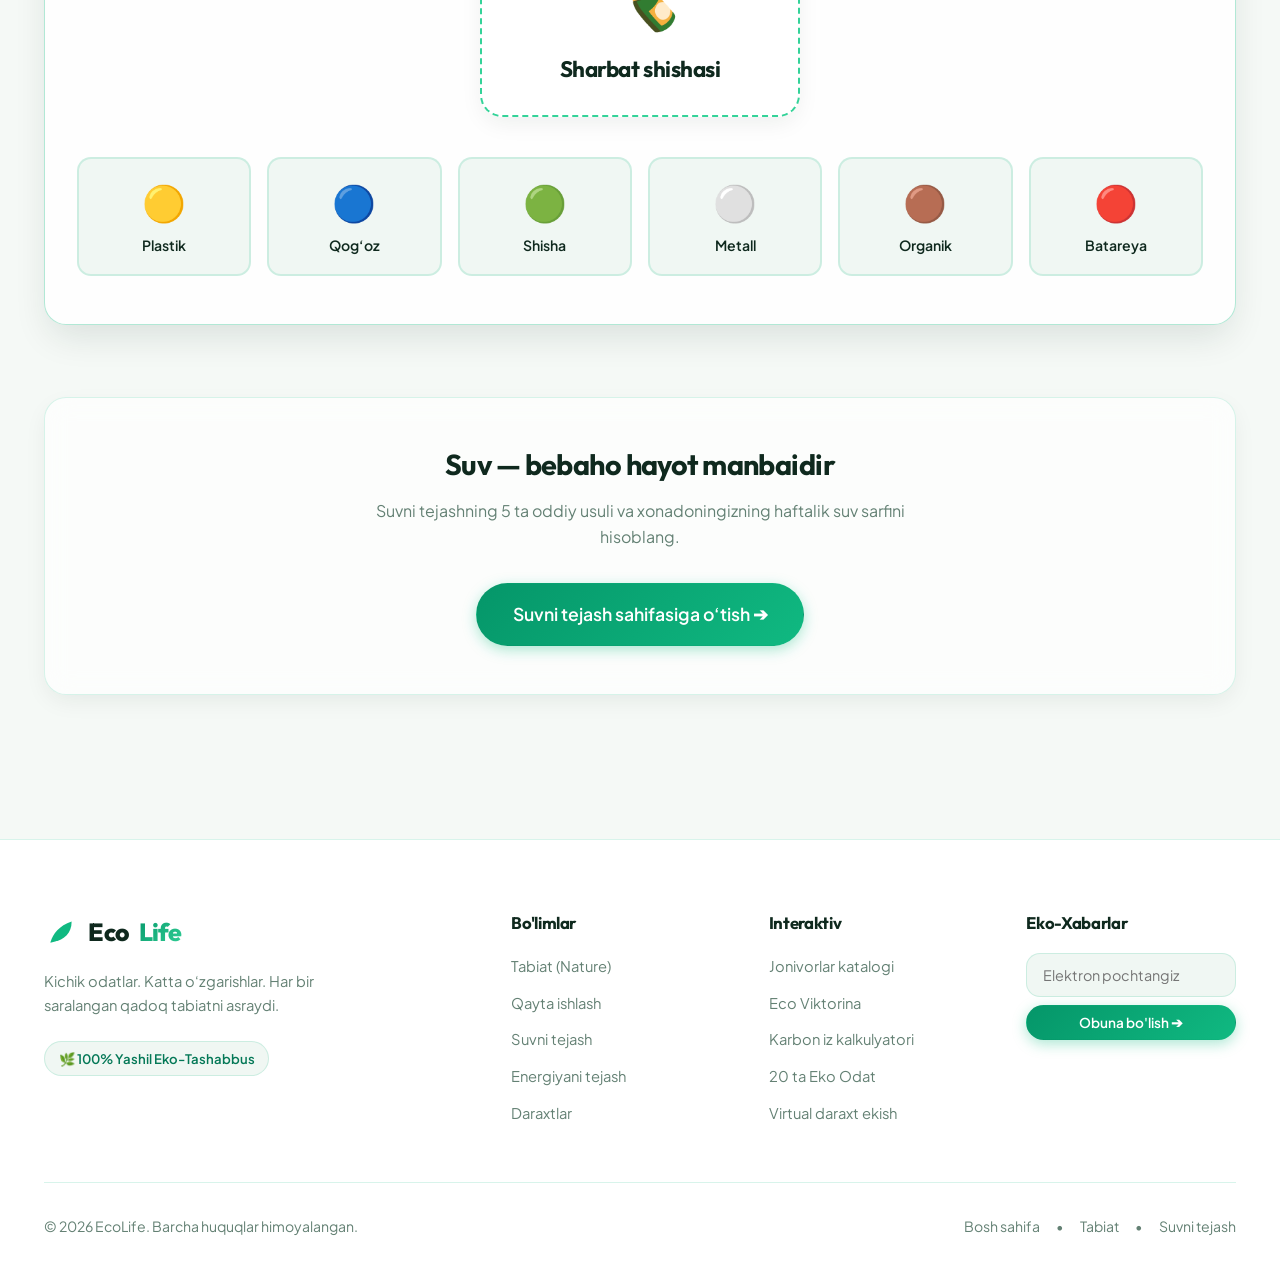
<file: recycling.html>
<!DOCTYPE html>
<html lang="uz" data-theme="light">
<head>
  <meta charset="UTF-8">
  <meta name="viewport" content="width=device-width, initial-scale=1.0">
  <title>Chiqindini imkoniyatga aylantiring | EcoLife Recycling</title>
  <meta name="description" content="Chiqindilarni saralash va qayta ishlash qo'llanmasi hamda interaktiv saralash o'yini.">
  <link rel="icon" type="image/svg+xml" href="assets/favicon.svg">

  <link rel="stylesheet" href="css/style.css">
  <link rel="stylesheet" href="css/animations.css">
  <link rel="stylesheet" href="css/components.css">
  <link rel="stylesheet" href="css/responsive.css">
</head>
<body>

  <!-- PAGE LOADER -->
  <div id="page-loader">
    <div class="loader-spinner"></div>
    <div class="loader-text">EcoLife Recycling</div>
  </div>

  <!-- STICKY NAVBAR -->
  <header class="navbar-header">
    <div class="container navbar-inner">
      <a href="index.html" class="brand-logo" aria-label="EcoLife Bosh sahifa">
        <svg viewBox="0 0 64 64" fill="none">
          <circle cx="32" cy="32" r="30" fill="rgba(16,185,129,0.15)"/>
          <path d="M12 52C16 36 28 20 52 12C52 36 36 48 12 52Z" fill="url(#leafGrad)"/>
          <path d="M12 52C26 40 38 28 52 12" stroke="#FFFFFF" stroke-width="2.5" stroke-linecap="round"/>
          <defs>
            <linearGradient id="leafGrad" x1="12" y1="52" x2="52" y2="12">
              <stop stop-color="#059669"/>
              <stop offset="1" stop-color="#34D399"/>
            </linearGradient>
          </defs>
        </svg>
        Eco<span>Life</span>
      </a>

      <nav class="nav-menu-desktop" aria-label="Asosiy menyu">
        <a href="index.html" class="nav-link">Home</a>
        <a href="nature.html" class="nav-link">Nature</a>
        <a href="recycling.html" class="nav-link active">Recycling</a>
        <a href="water.html" class="nav-link">Water</a>
        <a href="energy.html" class="nav-link">Energy</a>
        <a href="trees.html" class="nav-link">Trees</a>
        <a href="animals.html" class="nav-link">Animals</a>
        <a href="quiz.html" class="nav-link">Quiz</a>
        <a href="calculator.html" class="nav-link">Eco Calculator</a>
        <a href="tips.html" class="nav-link">Eco Tips</a>
      </nav>

      <div class="nav-actions">
        <button class="icon-btn search-open-btn" aria-label="Qidiruv" title="Qidiruv (Ctrl+K)">
          <svg width="20" height="20" viewBox="0 0 24 24" fill="none" stroke="currentColor" stroke-width="2.2">
            <circle cx="11" cy="11" r="8"></circle>
            <line x1="21" y1="21" x2="16.65" y2="16.65"></line>
          </svg>
        </button>

        <button class="icon-btn theme-toggle-btn" aria-label="Rejimni o'zgartirish">
          <svg class="theme-icon-moon" width="20" height="20" viewBox="0 0 24 24" fill="none" stroke="currentColor" stroke-width="2">
            <path d="M21 12.79A9 9 0 1 1 11.21 3 7 7 0 0 0 21 12.79z"></path>
          </svg>
          <svg class="theme-icon-sun" width="20" height="20" viewBox="0 0 24 24" fill="none" stroke="currentColor" stroke-width="2" style="display:none;">
            <circle cx="12" cy="12" r="5"></circle>
            <line x1="12" y1="1" x2="12" y2="3"></line>
            <line x1="12" y1="21" x2="12" y2="23"></line>
          </svg>
        </button>

        <button class="hamburger-btn" id="hamburger-btn" aria-label="Mobil menyu">
          <span></span><span></span><span></span>
        </button>
      </div>
    </div>
  </header>

  <!-- MOBILE DRAWER -->
  <div class="mobile-nav-drawer" id="mobile-drawer">
    <div class="mobile-drawer-content">
      <div class="mobile-drawer-header">
        <a href="index.html" class="brand-logo">Eco<span>Life</span></a>
        <button class="search-close-btn" id="drawer-close-btn">✕ Yopish</button>
      </div>
      <ul class="mobile-nav-links">
        <li><a href="index.html">🏠 Bosh sahifa (Home)</a></li>
        <li><a href="nature.html">🌿 Tabiat (Nature)</a></li>
        <li><a href="recycling.html" class="active">♻️ Qayta ishlash (Recycling)</a></li>
        <li><a href="water.html">💧 Suvni tejash (Water)</a></li>
        <li><a href="energy.html">⚡ Energiyani tejash (Energy)</a></li>
        <li><a href="trees.html">🌳 Daraxtlar (Trees)</a></li>
        <li><a href="animals.html">🐾 Jonivorlar (Animals)</a></li>
        <li><a href="quiz.html">🎯 Eco Viktorina (Quiz)</a></li>
        <li><a href="calculator.html">📊 Eco Kalkulyator</a></li>
        <li><a href="tips.html">💡 20 ta Eko Odat (Tips)</a></li>
      </ul>
    </div>
  </div>

  <!-- SEARCH MODAL -->
  <div class="search-modal" id="search-modal" role="dialog" aria-modal="true">
    <div class="search-box-wrap">
      <div class="search-input-header">
        <svg width="22" height="22" viewBox="0 0 24 24" fill="none" stroke="currentColor" stroke-width="2.5">
          <circle cx="11" cy="11" r="8"></circle>
          <line x1="21" y1="21" x2="16.65" y2="16.65"></line>
        </svg>
        <input type="text" id="search-input" class="search-input" placeholder="Sayt bo'ylab qidirish...">
        <button class="search-close-btn" id="search-close-btn">ESC</button>
      </div>
      <ul class="search-results-list" id="search-results"></ul>
    </div>
  </div>

  <!-- MAIN RECYCLING CONTENT -->
  <main class="section">
    <div class="container">
      
      <!-- Page Header -->
      <div class="section-title-wrap reveal">
        <span class="badge-pill">Aylana iqtisodiyot (Circular Economy)</span>
        <h1 class="section-title">“Chiqindini imkoniyatga aylantiring”</h1>
        <p class="section-subtitle">
          Chiqindi — bu shunchaki o‘z o‘rnida bo‘lmagan qimmatbaho xomashyodir. Kategoriyalarni bosing, to‘g‘ri utilizatsiya qilish sirlarini o‘rganing va interaktiv saralash o‘yinida o‘zingizni sinab ko‘ring!
        </p>
      </div>

      <!-- 1. INTERACTIVE RECYCLING CARDS (6 Categories) -->
      <div class="recycling-grid">
        
        <!-- Plastic -->
        <div class="recycling-card glass-card reveal reveal-delay-1" data-category="plastic">
          <div class="recycling-card-top">
            <span class="recycling-icon">♻️</span>
            <span class="badge-pill" style="color: #d97706; background: rgba(245, 158, 11, 0.15);">Plastik</span>
          </div>
          <h3 style="font-size: 1.35rem; margin-bottom: 0.5rem;">Plastik (Plastic)</h3>
          <p style="font-size: 0.9rem; color: var(--text-muted); margin-bottom: 1rem;">
            Ichimlik butilkalari, oziq-ovqat idishlari, polietilen paketlar.
          </p>
          <span style="font-size: 0.88rem; font-weight: 600; color: var(--primary-600);">
            Ko‘rsatmalarni ko‘rish ➔
          </span>
        </div>

        <!-- Paper -->
        <div class="recycling-card glass-card reveal reveal-delay-2" data-category="paper">
          <div class="recycling-card-top">
            <span class="recycling-icon">📄</span>
            <span class="badge-pill" style="color: #2563eb; background: rgba(59, 130, 246, 0.15);">Qog‘oz</span>
          </div>
          <h3 style="font-size: 1.35rem; margin-bottom: 0.5rem;">Qog‘oz (Paper)</h3>
          <p style="font-size: 0.9rem; color: var(--text-muted); margin-bottom: 1rem;">
            Gazeta, jurnallar, karton qutilar, ofis qog‘ozlari va kitoblar.
          </p>
          <span style="font-size: 0.88rem; font-weight: 600; color: var(--primary-600);">
            Ko‘rsatmalarni ko‘rish ➔
          </span>
        </div>

        <!-- Glass -->
        <div class="recycling-card glass-card reveal reveal-delay-3" data-category="glass">
          <div class="recycling-card-top">
            <span class="recycling-icon">🍾</span>
            <span class="badge-pill" style="color: #059669; background: rgba(16, 185, 129, 0.15);">Shisha</span>
          </div>
          <h3 style="font-size: 1.35rem; margin-bottom: 0.5rem;">Shisha (Glass)</h3>
          <p style="font-size: 0.9rem; color: var(--text-muted); margin-bottom: 1rem;">
            Sharbat va dori butilkalari, konserva bankalari, idishlar.
          </p>
          <span style="font-size: 0.88rem; font-weight: 600; color: var(--primary-600);">
            Ko‘rsatmalarni ko‘rish ➔
          </span>
        </div>

        <!-- Metal -->
        <div class="recycling-card glass-card reveal reveal-delay-1" data-category="metal">
          <div class="recycling-card-top">
            <span class="recycling-icon">🥫</span>
            <span class="badge-pill" style="color: #4b5563; background: rgba(107, 114, 128, 0.15);">Metall</span>
          </div>
          <h3 style="font-size: 1.35rem; margin-bottom: 0.5rem;">Metall (Metal)</h3>
          <p style="font-size: 0.9rem; color: var(--text-muted); margin-bottom: 1rem;">
            Alyuminiy kola bankalari, konserva qutilari, metall qopqoqlar.
          </p>
          <span style="font-size: 0.88rem; font-weight: 600; color: var(--primary-600);">
            Ko‘rsatmalarni ko‘rish ➔
          </span>
        </div>

        <!-- Organic -->
        <div class="recycling-card glass-card reveal reveal-delay-2" data-category="organic">
          <div class="recycling-card-top">
            <span class="recycling-icon">🍎</span>
            <span class="badge-pill" style="color: #65a30d; background: rgba(132, 204, 22, 0.15);">Organik</span>
          </div>
          <h3 style="font-size: 1.35rem; margin-bottom: 0.5rem;">Organik chiqindi (Organic)</h3>
          <p style="font-size: 0.9rem; color: var(--text-muted); margin-bottom: 1rem;">
            Meva-sabzavot po‘stloqlari, choy va qahva quyqasi, o‘tlar.
          </p>
          <span style="font-size: 0.88rem; font-weight: 600; color: var(--primary-600);">
            Ko‘rsatmalarni ko‘rish ➔
          </span>
        </div>

        <!-- Batteries -->
        <div class="recycling-card glass-card reveal reveal-delay-3" data-category="batteries">
          <div class="recycling-card-top">
            <span class="recycling-icon">🔋</span>
            <span class="badge-pill" style="color: #dc2626; background: rgba(239, 68, 68, 0.15);">Batareyalar</span>
          </div>
          <h3 style="font-size: 1.35rem; margin-bottom: 0.5rem;">Batareyalar va E-chiqindi</h3>
          <p style="font-size: 0.9rem; color: var(--text-muted); margin-bottom: 1rem;">
            Barmoqli batareyalar, akkumulyatorlar, simlar, elektronika.
          </p>
          <span style="font-size: 0.88rem; font-weight: 600; color: var(--primary-600);">
            Ko‘rsatmalarni ko‘rish ➔
          </span>
        </div>

      </div>

      <!-- 2. RECYCLING CATEGORY DETAILS MODAL -->
      <div class="modal-overlay" id="recycling-modal" role="dialog" aria-modal="true">
        <div class="modal-dialog">
          <button class="modal-close-icon" id="rec-modal-close">✕</button>
          <div style="display: flex; align-items: center; gap: 1rem; margin-bottom: 1.5rem;">
            <span id="rec-modal-icon" style="font-size: 3rem;">♻️</span>
            <div>
              <h2 id="rec-modal-title" style="font-size: 1.6rem;">Kategoriya nomi</h2>
              <span class="badge-pill" style="margin-bottom: 0;">Yo‘riqnoma va Maslahat</span>
            </div>
          </div>
          <div style="display: flex; flex-direction: column; gap: 1.25rem;">
            <div>
              <h4 style="color: var(--primary-600); margin-bottom: 0.35rem;">📦 Bu nima?</h4>
              <p id="rec-modal-desc" style="font-size: 0.95rem;"></p>
            </div>
            <div>
              <h4 style="color: var(--primary-600); margin-bottom: 0.35rem;">🌱 Nega bu muhim?</h4>
              <p id="rec-modal-why" style="font-size: 0.95rem;"></p>
            </div>
            <div>
              <h4 style="color: var(--primary-600); margin-bottom: 0.35rem;">✅ Qanday to‘g‘ri topshirish kerak?</h4>
              <p id="rec-modal-how" style="font-size: 0.95rem;"></p>
            </div>
          </div>
        </div>
      </div>

      <!-- 3. INTERACTIVE WASTE SORTING MINI-GAME -->
      <section class="sorting-game-wrapper reveal" id="sorting-game-area" style="margin-top: 3rem;">
        <div class="section-title-wrap" style="margin-bottom: 2rem;">
          <span class="badge-pill">Mini O‘yin</span>
          <h2 class="section-title" style="font-size: 2.2rem;">Interaktiv Chiqindi Saralash O‘yini</h2>
          <p class="section-subtitle">
            Chiqindi elementini ko‘rib, uni to‘g‘ri qutiga yo‘naltiring. Har bir to‘g‘ri javob uchun 10 ball oling!
          </p>
        </div>

        <!-- Score Header Bar -->
        <div class="game-score-bar">
          <div>🎯 Ball: <span id="game-score-val" style="color: var(--primary-600); font-size: 1.3rem;">0</span></div>
          <div>🔥 Ketma-ket: <span id="game-streak-val" style="color: var(--accent-amber); font-size: 1.3rem;">0</span></div>
          <div>📊 Chiqindi: <span id="game-progress-text" style="color: var(--text-muted);">1 / 12</span></div>
        </div>

        <!-- Active Item View -->
        <div id="game-active-panel">
          <p id="game-feedback-msg" style="text-align: center; font-weight: 600; min-height: 28px; margin-bottom: 1.5rem; font-size: 1.05rem;">
            Chiqindini mos qutiga yo‘naltirish uchun qutini bosing:
          </p>

          <div class="sort-item-card" id="current-sort-card">
            <div id="current-item-icon" style="font-size: 4.5rem; margin-bottom: 0.5rem;">🥤</div>
            <h3 id="current-item-name" style="font-size: 1.4rem;">Plastik butilka</h3>
          </div>

          <!-- Bins Selection Row -->
          <div class="bins-grid">
            <button class="bin-target-btn" data-bin="plastic">
              <span class="bin-icon">🟡</span>
              <span>Plastik</span>
            </button>
            <button class="bin-target-btn" data-bin="paper">
              <span class="bin-icon">🔵</span>
              <span>Qog‘oz</span>
            </button>
            <button class="bin-target-btn" data-bin="glass">
              <span class="bin-icon">🟢</span>
              <span>Shisha</span>
            </button>
            <button class="bin-target-btn" data-bin="metal">
              <span class="bin-icon">⚪</span>
              <span>Metall</span>
            </button>
            <button class="bin-target-btn" data-bin="organic">
              <span class="bin-icon">🟤</span>
              <span>Organik</span>
            </button>
            <button class="bin-target-btn" data-bin="batteries">
              <span class="bin-icon">🔴</span>
              <span>Batareya</span>
            </button>
          </div>
        </div>

        <!-- Game Complete View -->
        <div id="game-results-panel" class="hidden" style="text-align: center; padding: 2rem 1rem;">
          <div style="font-size: 4rem; margin-bottom: 1rem;">🎉</div>
          <h3 style="font-size: 2rem; margin-bottom: 0.5rem;">O‘yin yakunlandi!</h3>
          <p style="font-size: 1.2rem; margin-bottom: 1rem;">
            Sizning to‘plagan umumiy ballingiz: <strong id="game-final-score" style="color: var(--primary-600); font-size: 1.6rem;">0</strong>
          </p>
          <div id="game-result-badge" class="badge-pill" style="font-size: 1.1rem; padding: 0.6rem 1.5rem; margin-bottom: 2rem;">
            Master Ekolog!
          </div>
          <div>
            <button class="btn btn-primary btn-lg" id="game-restart-btn">
              Qayta o‘ynash 🔄
            </button>
          </div>
        </div>

      </section>

      <!-- Bottom Next CTA -->
      <div class="glass-card reveal" style="text-align: center; padding: 3rem 2rem; margin-top: 4.5rem;">
        <h3 style="font-size: 1.8rem; margin-bottom: 1rem;">Suv — bebaho hayot manbaidir</h3>
        <p style="max-width: 600px; margin: 0 auto 2rem; color: var(--text-muted);">
          Suvni tejashning 5 ta oddiy usuli va xonadoningizning haftalik suv sarfini hisoblang.
        </p>
        <a href="water.html" class="btn btn-primary btn-lg">
          Suvni tejash sahifasiga o‘tish ➔
        </a>
      </div>

    </div>
  </main>

  <!-- BACK TO TOP BUTTON -->
  <button class="back-to-top" id="back-to-top" aria-label="Yuqoriga qaytish">
    <svg viewBox="0 0 24 24" fill="none" stroke="currentColor" stroke-width="2.5">
      <polyline points="18 15 12 9 6 15"></polyline>
    </svg>
  </button>

  <!-- FOOTER -->
  <footer class="site-footer">
    <div class="container">
      <div class="footer-grid">
        <div class="footer-brand">
          <a href="index.html" class="brand-logo">
            <svg width="30" height="30" viewBox="0 0 64 64" fill="none">
              <path d="M12 52C16 36 28 20 52 12C52 36 36 48 12 52Z" fill="#10B981"/>
            </svg>
            Eco<span>Life</span>
          </a>
          <p>Kichik odatlar. Katta o‘zgarishlar. Har bir saralangan qadoq tabiatni asraydi.</p>
          <div class="eco-pledge-badge">🌿 100% Yashil Eko-Tashabbus</div>
        </div>

        <div class="footer-col">
          <h4>Bo'limlar</h4>
          <ul class="footer-links">
            <li><a href="nature.html">Tabiat (Nature)</a></li>
            <li><a href="recycling.html">Qayta ishlash</a></li>
            <li><a href="water.html">Suvni tejash</a></li>
            <li><a href="energy.html">Energiyani tejash</a></li>
            <li><a href="trees.html">Daraxtlar</a></li>
          </ul>
        </div>

        <div class="footer-col">
          <h4>Interaktiv</h4>
          <ul class="footer-links">
            <li><a href="animals.html">Jonivorlar katalogi</a></li>
            <li><a href="quiz.html">Eco Viktorina</a></li>
            <li><a href="calculator.html">Karbon iz kalkulyatori</a></li>
            <li><a href="tips.html">20 ta Eko Odat</a></li>
            <li><a href="trees.html#virtual-tree">Virtual daraxt ekish</a></li>
          </ul>
        </div>

        <div class="footer-col">
          <h4>Eko-Xabarlar</h4>
          <form id="footer-subscribe-form" style="display: flex; gap: 0.5rem; flex-direction: column;">
            <input type="email" placeholder="Elektron pochtangiz" class="calc-input" required style="font-size: 0.9rem;">
            <button type="submit" class="btn btn-primary btn-sm">Obuna bo'lish ➔</button>
          </form>
        </div>
      </div>

      <div class="footer-bottom">
        <div>&copy; 2026 EcoLife. Barcha huquqlar himoyalangan.</div>
        <div style="display: flex; gap: 1rem;">
          <a href="index.html">Bosh sahifa</a>
          <span>•</span>
          <a href="nature.html">Tabiat</a>
          <span>•</span>
          <a href="water.html">Suvni tejash</a>
        </div>
      </div>
    </div>
  </footer>

  <script src="js/data.js"></script>
  <script src="js/main.js"></script>
  <script src="js/recycling.js"></script>
</body>
</html>
</file>
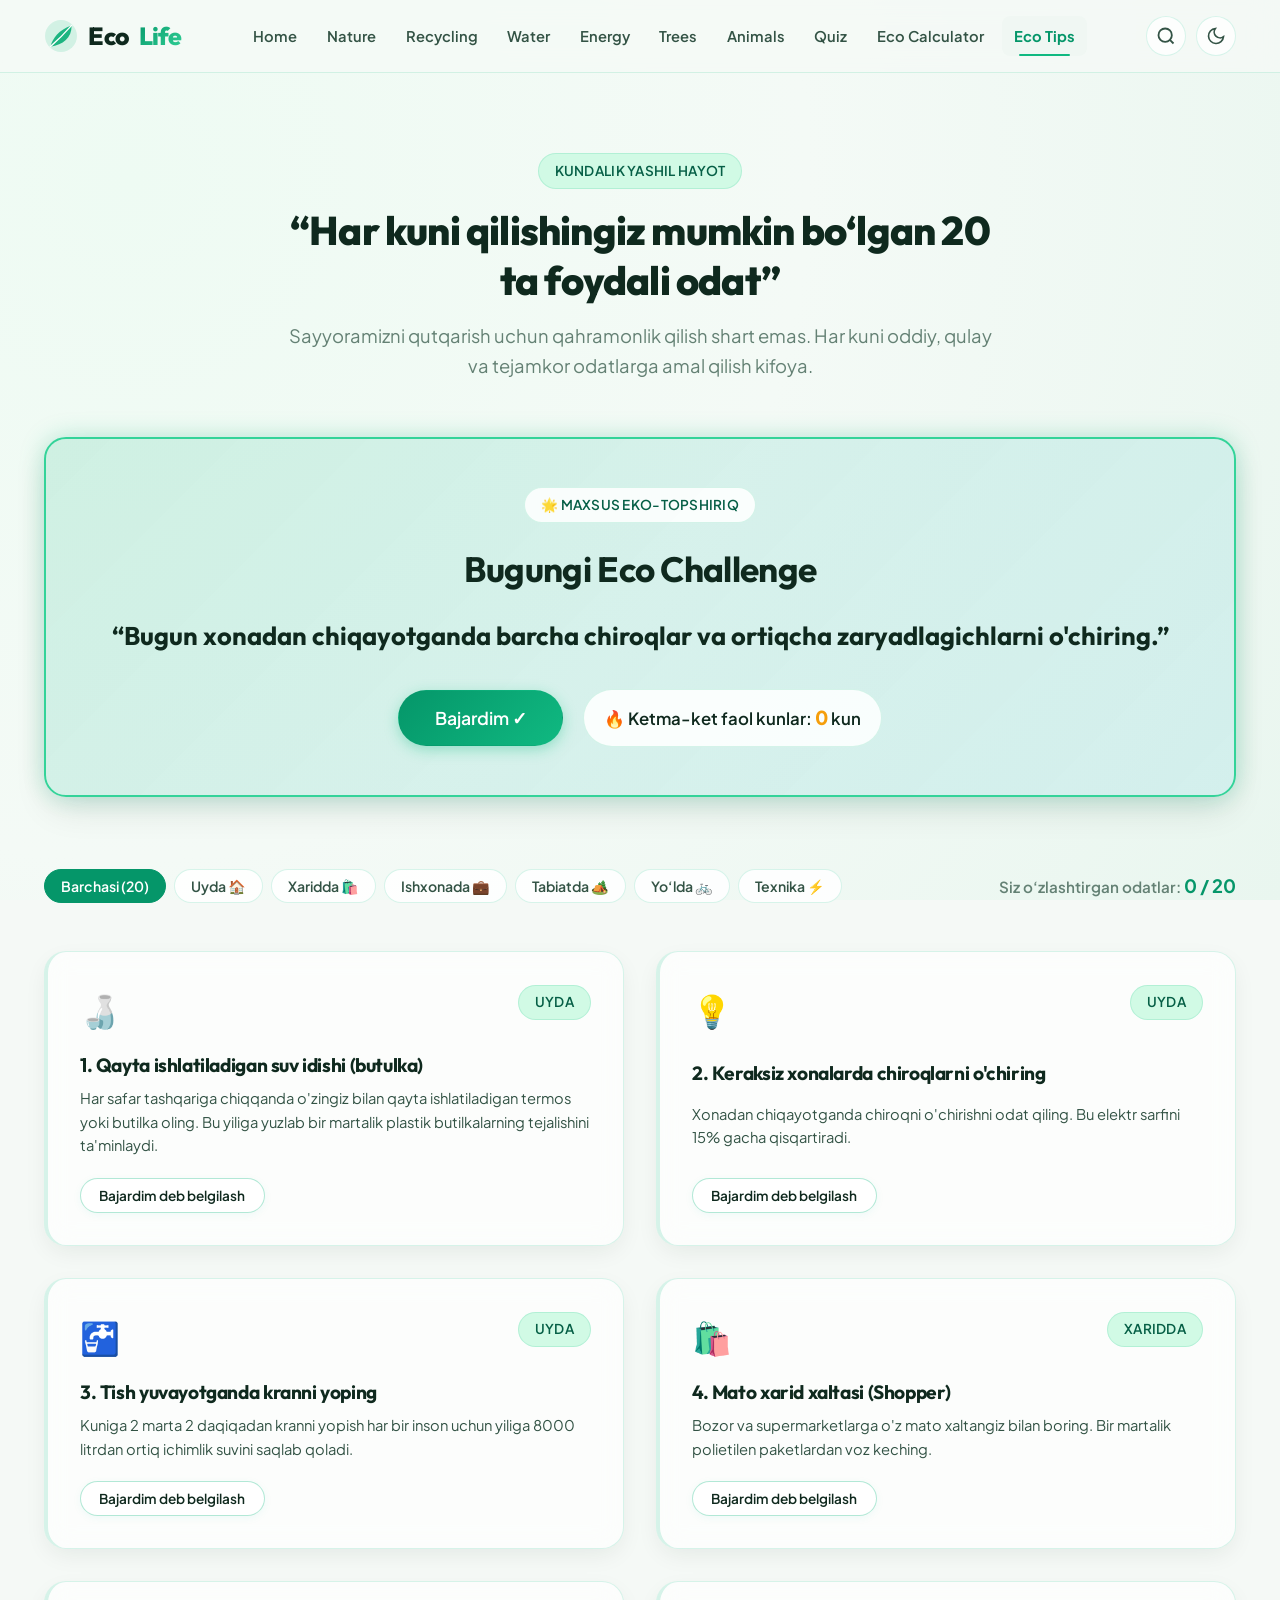
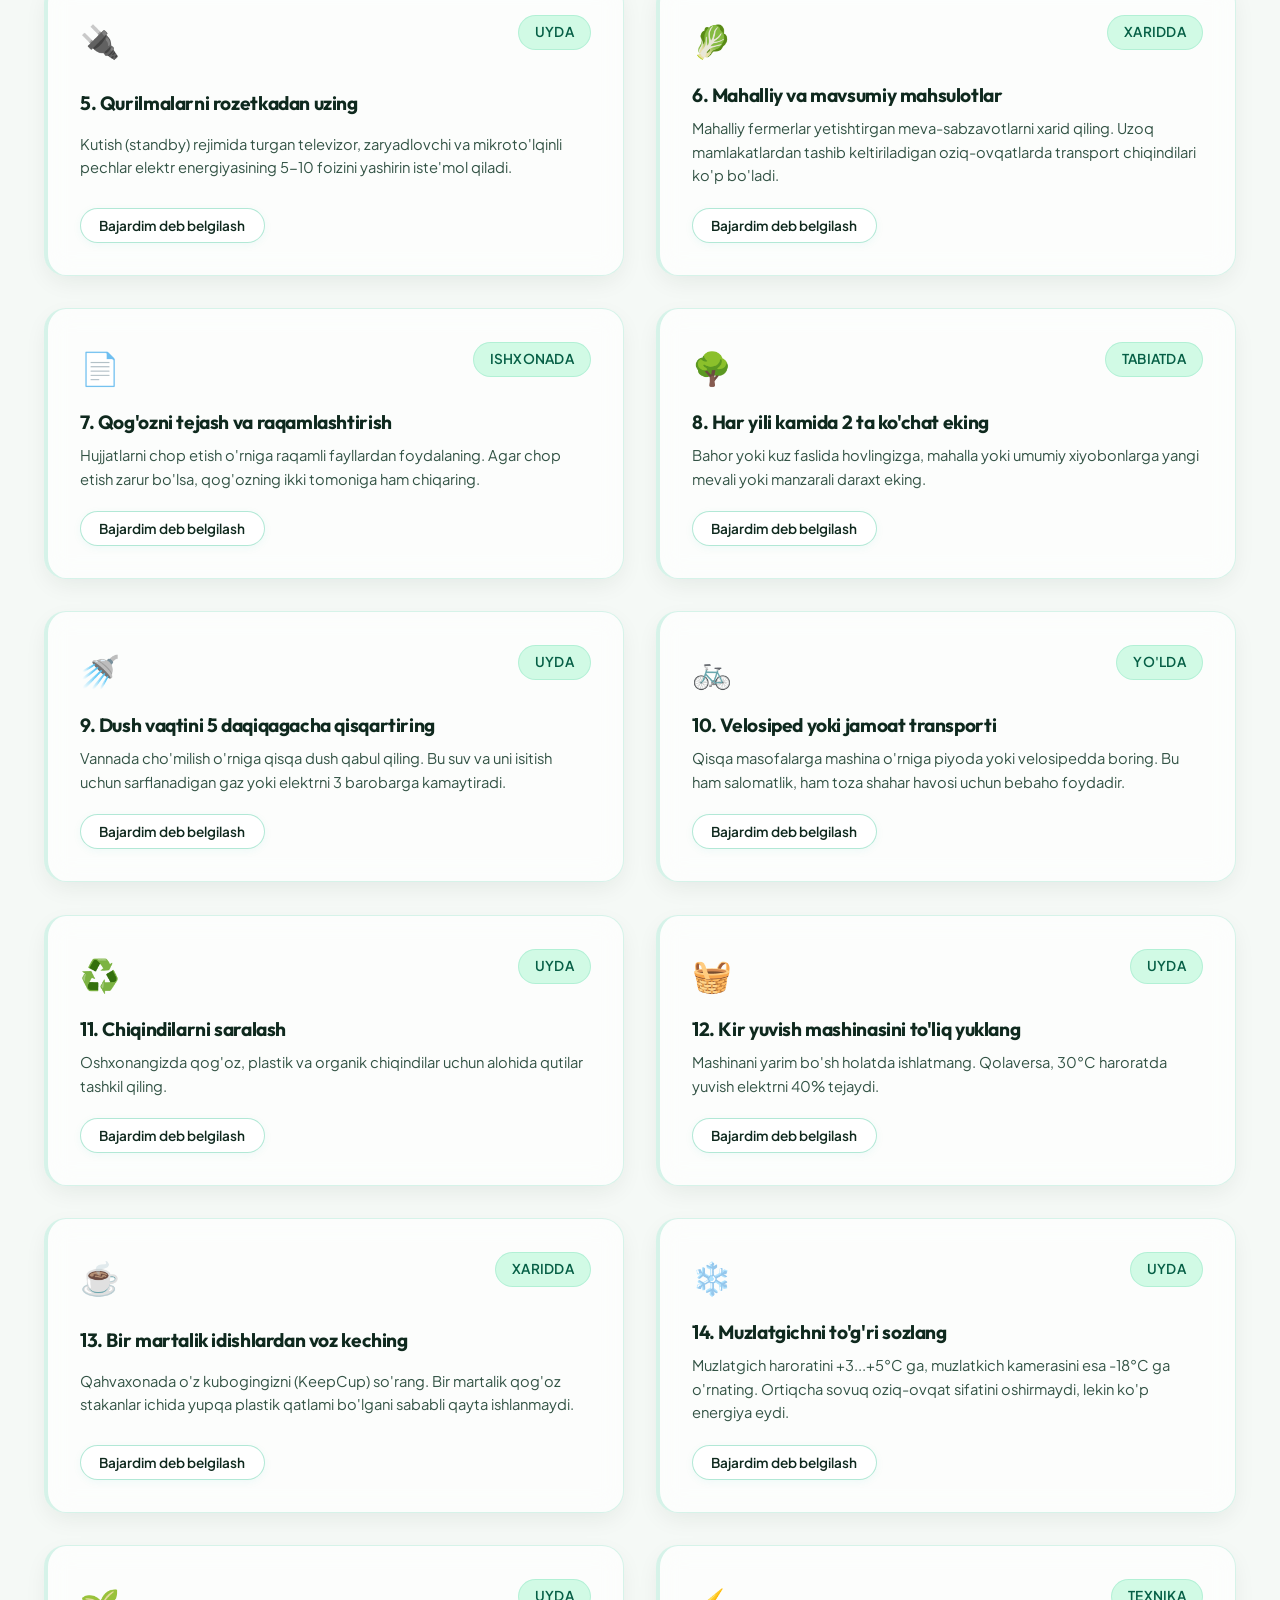
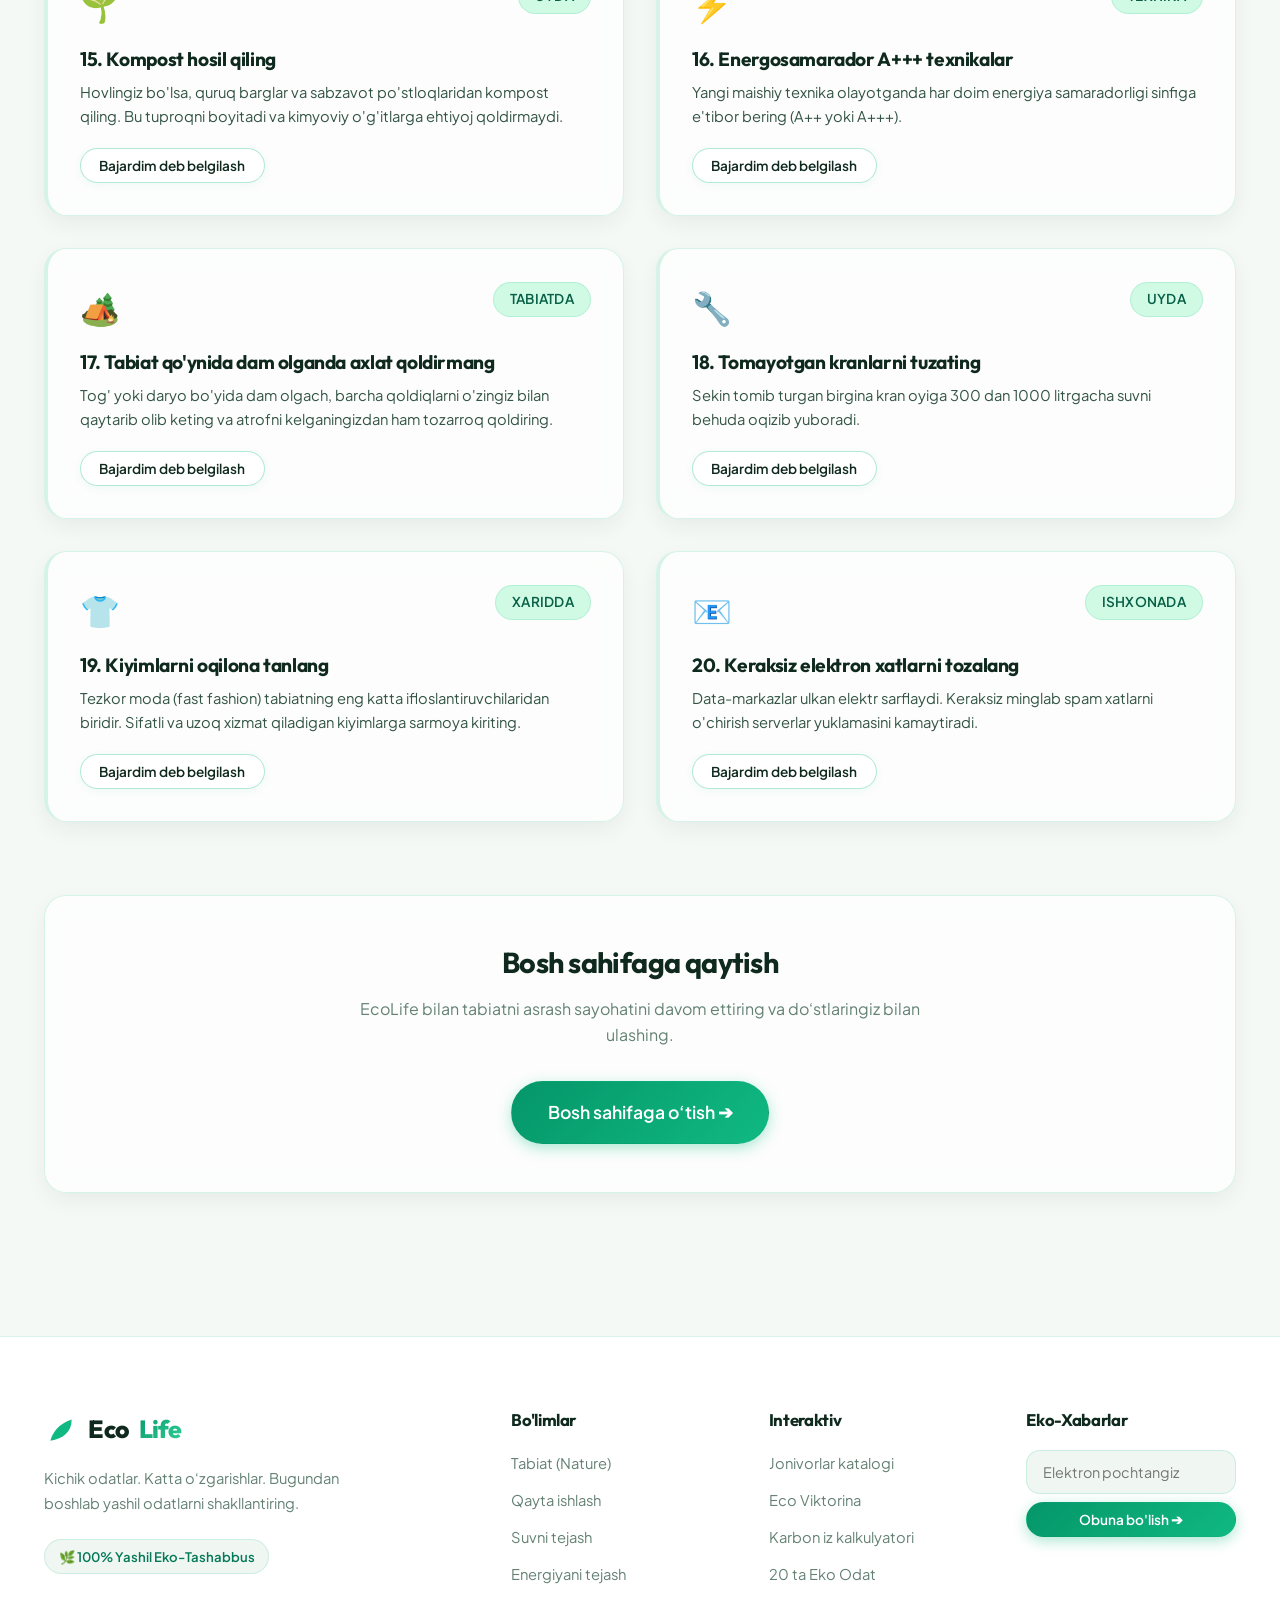
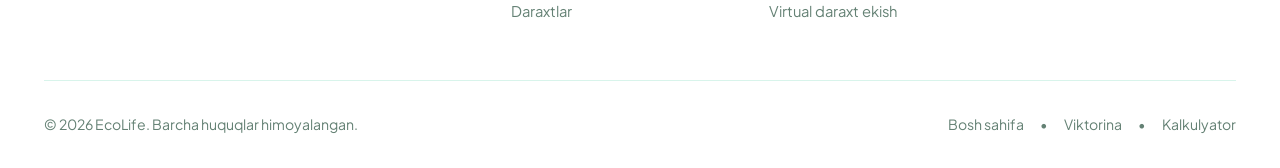
<file: tips.html>
<!DOCTYPE html>
<html lang="uz" data-theme="light">
<head>
  <meta charset="UTF-8">
  <meta name="viewport" content="width=device-width, initial-scale=1.0">
  <title>20 ta foydali eco-odat | EcoLife Tips</title>
  <meta name="description" content="Har kuni qilishingiz mumkin bo'lgan 20 ta amaliy eko-odat va Bugungi Eco Challenge topshirig'i.">
  <link rel="icon" type="image/svg+xml" href="assets/favicon.svg">

  <link rel="stylesheet" href="css/style.css">
  <link rel="stylesheet" href="css/animations.css">
  <link rel="stylesheet" href="css/components.css">
  <link rel="stylesheet" href="css/responsive.css">
</head>
<body>

  <!-- PAGE LOADER -->
  <div id="page-loader">
    <div class="loader-spinner"></div>
    <div class="loader-text">EcoLife Tips</div>
  </div>

  <!-- STICKY NAVBAR -->
  <header class="navbar-header">
    <div class="container navbar-inner">
      <a href="index.html" class="brand-logo" aria-label="EcoLife Bosh sahifa">
        <svg viewBox="0 0 64 64" fill="none">
          <circle cx="32" cy="32" r="30" fill="rgba(16,185,129,0.15)"/>
          <path d="M12 52C16 36 28 20 52 12C52 36 36 48 12 52Z" fill="url(#leafGrad)"/>
          <path d="M12 52C26 40 38 28 52 12" stroke="#FFFFFF" stroke-width="2.5" stroke-linecap="round"/>
          <defs>
            <linearGradient id="leafGrad" x1="12" y1="52" x2="52" y2="12">
              <stop stop-color="#059669"/>
              <stop offset="1" stop-color="#34D399"/>
            </linearGradient>
          </defs>
        </svg>
        Eco<span>Life</span>
      </a>

      <nav class="nav-menu-desktop" aria-label="Asosiy menyu">
        <a href="index.html" class="nav-link">Home</a>
        <a href="nature.html" class="nav-link">Nature</a>
        <a href="recycling.html" class="nav-link">Recycling</a>
        <a href="water.html" class="nav-link">Water</a>
        <a href="energy.html" class="nav-link">Energy</a>
        <a href="trees.html" class="nav-link">Trees</a>
        <a href="animals.html" class="nav-link">Animals</a>
        <a href="quiz.html" class="nav-link">Quiz</a>
        <a href="calculator.html" class="nav-link">Eco Calculator</a>
        <a href="tips.html" class="nav-link active">Eco Tips</a>
      </nav>

      <div class="nav-actions">
        <button class="icon-btn search-open-btn" aria-label="Qidiruv" title="Qidiruv (Ctrl+K)">
          <svg width="20" height="20" viewBox="0 0 24 24" fill="none" stroke="currentColor" stroke-width="2.2">
            <circle cx="11" cy="11" r="8"></circle>
            <line x1="21" y1="21" x2="16.65" y2="16.65"></line>
          </svg>
        </button>

        <button class="icon-btn theme-toggle-btn" aria-label="Rejimni o'zgartirish">
          <svg class="theme-icon-moon" width="20" height="20" viewBox="0 0 24 24" fill="none" stroke="currentColor" stroke-width="2">
            <path d="M21 12.79A9 9 0 1 1 11.21 3 7 7 0 0 0 21 12.79z"></path>
          </svg>
          <svg class="theme-icon-sun" width="20" height="20" viewBox="0 0 24 24" fill="none" stroke="currentColor" stroke-width="2" style="display:none;">
            <circle cx="12" cy="12" r="5"></circle>
            <line x1="12" y1="1" x2="12" y2="3"></line>
            <line x1="12" y1="21" x2="12" y2="23"></line>
          </svg>
        </button>

        <button class="hamburger-btn" id="hamburger-btn" aria-label="Mobil menyu">
          <span></span><span></span><span></span>
        </button>
      </div>
    </div>
  </header>

  <!-- MOBILE DRAWER -->
  <div class="mobile-nav-drawer" id="mobile-drawer">
    <div class="mobile-drawer-content">
      <div class="mobile-drawer-header">
        <a href="index.html" class="brand-logo">Eco<span>Life</span></a>
        <button class="search-close-btn" id="drawer-close-btn">✕ Yopish</button>
      </div>
      <ul class="mobile-nav-links">
        <li><a href="index.html">🏠 Bosh sahifa (Home)</a></li>
        <li><a href="nature.html">🌿 Tabiat (Nature)</a></li>
        <li><a href="recycling.html">♻️ Qayta ishlash (Recycling)</a></li>
        <li><a href="water.html">💧 Suvni tejash (Water)</a></li>
        <li><a href="energy.html">⚡ Energiyani tejash (Energy)</a></li>
        <li><a href="trees.html">🌳 Daraxtlar (Trees)</a></li>
        <li><a href="animals.html">🐾 Jonivorlar (Animals)</a></li>
        <li><a href="quiz.html">🎯 Eco Viktorina (Quiz)</a></li>
        <li><a href="calculator.html">📊 Eco Kalkulyator</a></li>
        <li><a href="tips.html" class="active">💡 20 ta Eko Odat (Tips)</a></li>
      </ul>
    </div>
  </div>

  <!-- SEARCH MODAL -->
  <div class="search-modal" id="search-modal" role="dialog" aria-modal="true">
    <div class="search-box-wrap">
      <div class="search-input-header">
        <svg width="22" height="22" viewBox="0 0 24 24" fill="none" stroke="currentColor" stroke-width="2.5">
          <circle cx="11" cy="11" r="8"></circle>
          <line x1="21" y1="21" x2="16.65" y2="16.65"></line>
        </svg>
        <input type="text" id="search-input" class="search-input" placeholder="Sayt bo'ylab qidirish...">
        <button class="search-close-btn" id="search-close-btn">ESC</button>
      </div>
      <ul class="search-results-list" id="search-results"></ul>
    </div>
  </div>

  <!-- MAIN TIPS CONTENT -->
  <main class="section">
    <div class="container">
      
      <!-- Page Header -->
      <div class="section-title-wrap reveal">
        <span class="badge-pill">Kundalik Yashil Hayot</span>
        <h1 class="section-title">“Har kuni qilishingiz mumkin bo‘lgan 20 ta foydali odat”</h1>
        <p class="section-subtitle">
          Sayyoramizni qutqarish uchun qahramonlik qilish shart emas. Har kuni oddiy, qulay va tejamkor odatlarga amal qilish kifoya.
        </p>
      </div>

      <!-- 1. BUGUNGI ECO CHALLENGE WIDGET -->
      <div class="daily-challenge-box reveal">
        <span class="badge-pill" style="background: var(--surface-card);">🌟 Maxsus Eko-Topshiriq</span>
        <h2 style="font-size: 2.2rem; margin-top: 0.5rem;">Bugungi Eco Challenge</h2>
        
        <p class="daily-challenge-quote" id="daily-challenge-text">
          “Bugun bir martalik plastik butilka yoki paketdan umuman foydalanmang.”
        </p>

        <div style="display: flex; align-items: center; justify-content: center; gap: 1.25rem; flex-wrap: wrap;">
          <button class="btn btn-primary btn-lg btn-ripple" id="challenge-done-btn">
            Bajardim ✓
          </button>

          <div style="font-size: 1.05rem; font-weight: 600; padding: 0.75rem 1.25rem; background: var(--surface-card); border-radius: var(--radius-full); border: 1px solid var(--border-color);">
            🔥 Ketma-ket faol kunlar: <span id="challenge-streak-count" style="color: var(--accent-amber); font-weight: 800; font-size: 1.2rem;">0</span> kun
          </div>
        </div>
      </div>

      <!-- 2. TIPS FILTER BAR & COUNTER -->
      <div class="animals-filter-bar reveal">
        <div class="filter-chips">
          <button class="chip-btn tip-filter-btn active" data-cat="all">Barchasi (20)</button>
          <button class="chip-btn tip-filter-btn" data-cat="Uyda">Uyda 🏠</button>
          <button class="chip-btn tip-filter-btn" data-cat="Xaridda">Xaridda 🛍️</button>
          <button class="chip-btn tip-filter-btn" data-cat="Ishxonada">Ishxonada 💼</button>
          <button class="chip-btn tip-filter-btn" data-cat="Tabiatda">Tabiatda 🏕️</button>
          <button class="chip-btn tip-filter-btn" data-cat="Yo'lda">Yo‘lda 🚲</button>
          <button class="chip-btn tip-filter-btn" data-cat="Texnika">Texnika ⚡</button>
        </div>

        <div style="font-size: 0.95rem; font-weight: 600; color: var(--text-muted);">
          Siz o‘zlashtirgan odatlar: <strong id="completed-tips-count" style="color: var(--primary-600); font-size: 1.15rem;">0 / 20</strong>
        </div>
      </div>

      <!-- 3. 20 ECO TIPS GRID (Rendered by tips.js) -->
      <div class="tips-grid" id="tips-grid">
        <!-- Injected via tips.js -->
      </div>

      <!-- Bottom Home CTA -->
      <div class="glass-card reveal" style="text-align: center; padding: 3rem 2rem; margin-top: 4.5rem;">
        <h3 style="font-size: 1.8rem; margin-bottom: 1rem;">Bosh sahifaga qaytish</h3>
        <p style="max-width: 600px; margin: 0 auto 2rem; color: var(--text-muted);">
          EcoLife bilan tabiatni asrash sayohatini davom ettiring va do‘stlaringiz bilan ulashing.
        </p>
        <a href="index.html" class="btn btn-primary btn-lg">
          Bosh sahifaga o‘tish ➔
        </a>
      </div>

    </div>
  </main>

  <!-- BACK TO TOP BUTTON -->
  <button class="back-to-top" id="back-to-top" aria-label="Yuqoriga qaytish">
    <svg viewBox="0 0 24 24" fill="none" stroke="currentColor" stroke-width="2.5">
      <polyline points="18 15 12 9 6 15"></polyline>
    </svg>
  </button>

  <!-- FOOTER -->
  <footer class="site-footer">
    <div class="container">
      <div class="footer-grid">
        <div class="footer-brand">
          <a href="index.html" class="brand-logo">
            <svg width="30" height="30" viewBox="0 0 64 64" fill="none">
              <path d="M12 52C16 36 28 20 52 12C52 36 36 48 12 52Z" fill="#10B981"/>
            </svg>
            Eco<span>Life</span>
          </a>
          <p>Kichik odatlar. Katta o‘zgarishlar. Bugundan boshlab yashil odatlarni shakllantiring.</p>
          <div class="eco-pledge-badge">🌿 100% Yashil Eko-Tashabbus</div>
        </div>

        <div class="footer-col">
          <h4>Bo'limlar</h4>
          <ul class="footer-links">
            <li><a href="nature.html">Tabiat (Nature)</a></li>
            <li><a href="recycling.html">Qayta ishlash</a></li>
            <li><a href="water.html">Suvni tejash</a></li>
            <li><a href="energy.html">Energiyani tejash</a></li>
            <li><a href="trees.html">Daraxtlar</a></li>
          </ul>
        </div>

        <div class="footer-col">
          <h4>Interaktiv</h4>
          <ul class="footer-links">
            <li><a href="animals.html">Jonivorlar katalogi</a></li>
            <li><a href="quiz.html">Eco Viktorina</a></li>
            <li><a href="calculator.html">Karbon iz kalkulyatori</a></li>
            <li><a href="tips.html">20 ta Eko Odat</a></li>
            <li><a href="trees.html#virtual-tree">Virtual daraxt ekish</a></li>
          </ul>
        </div>

        <div class="footer-col">
          <h4>Eko-Xabarlar</h4>
          <form id="footer-subscribe-form" style="display: flex; gap: 0.5rem; flex-direction: column;">
            <input type="email" placeholder="Elektron pochtangiz" class="calc-input" required style="font-size: 0.9rem;">
            <button type="submit" class="btn btn-primary btn-sm">Obuna bo'lish ➔</button>
          </form>
        </div>
      </div>

      <div class="footer-bottom">
        <div>&copy; 2026 EcoLife. Barcha huquqlar himoyalangan.</div>
        <div style="display: flex; gap: 1rem;">
          <a href="index.html">Bosh sahifa</a>
          <span>•</span>
          <a href="quiz.html">Viktorina</a>
          <span>•</span>
          <a href="calculator.html">Kalkulyator</a>
        </div>
      </div>
    </div>
  </footer>

  <script src="js/data.js"></script>
  <script src="js/main.js"></script>
  <script src="js/tips.js"></script>
</body>
</html>
</file>
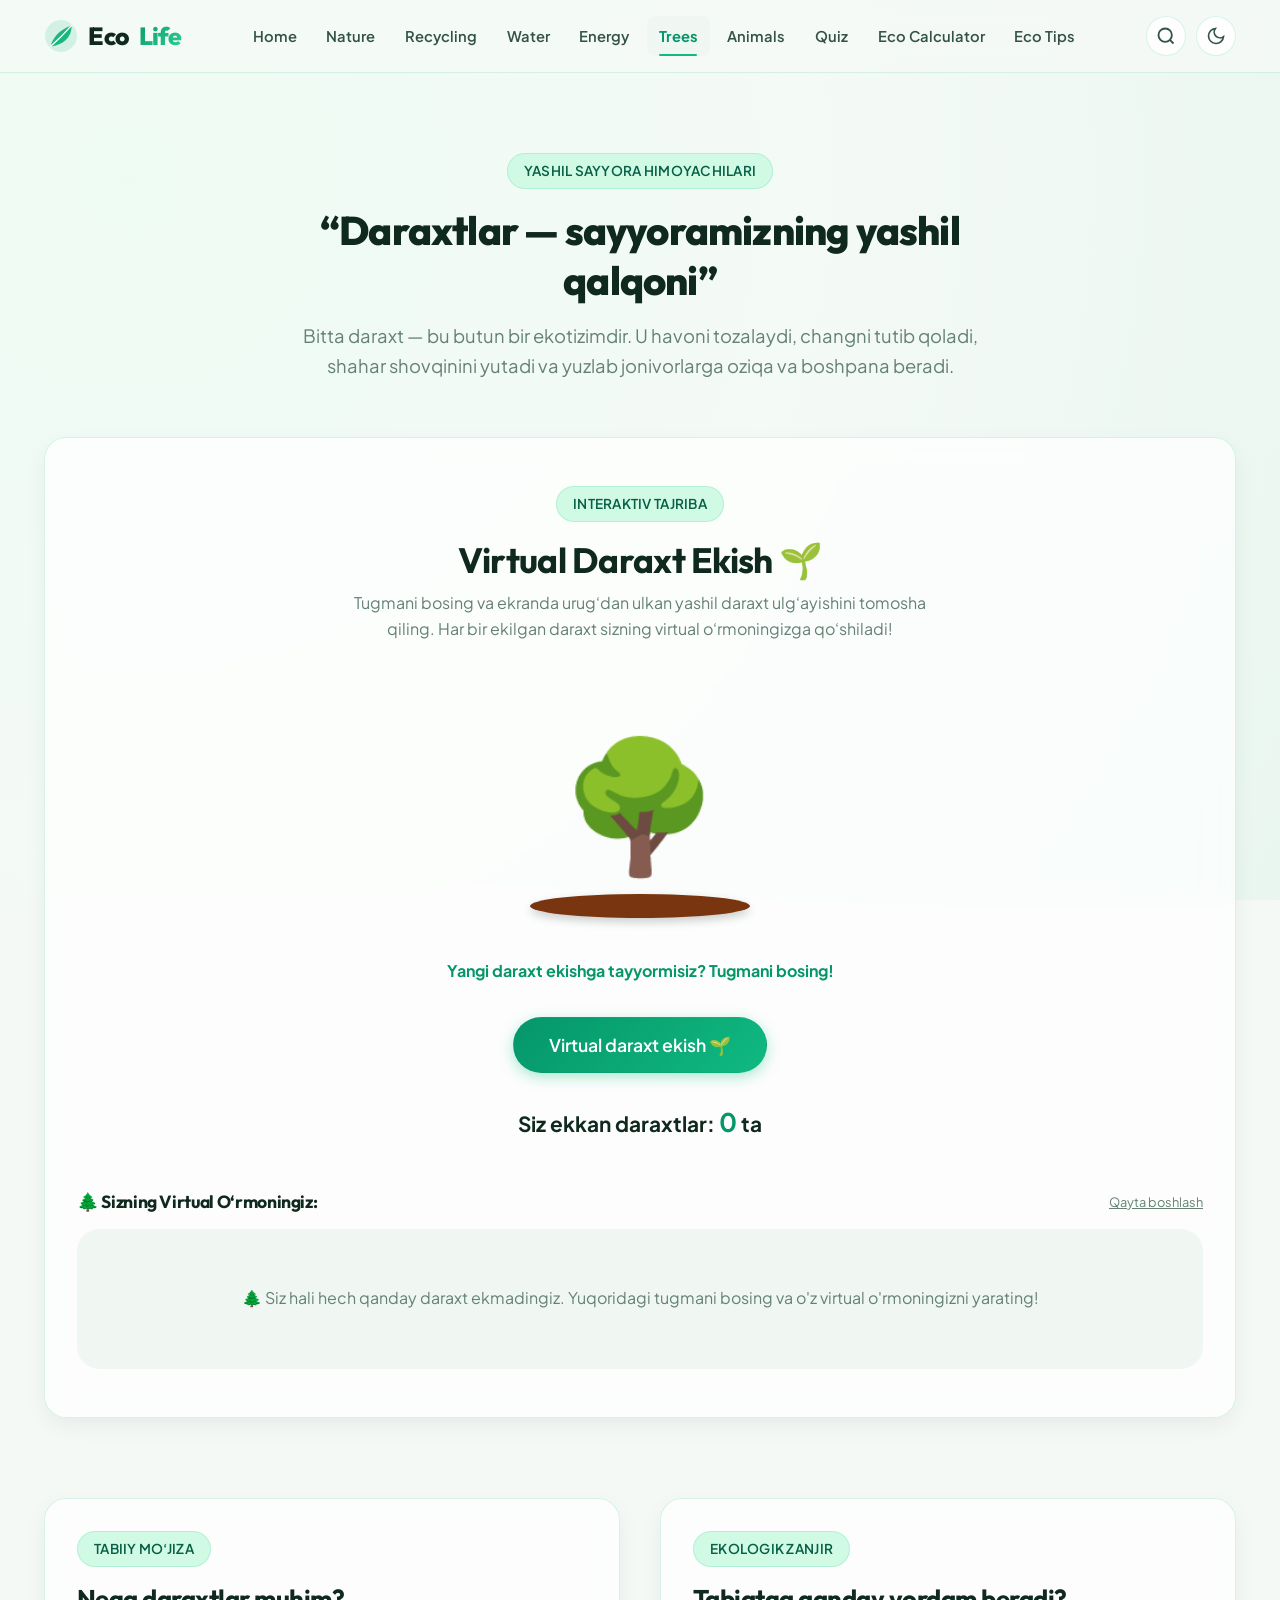
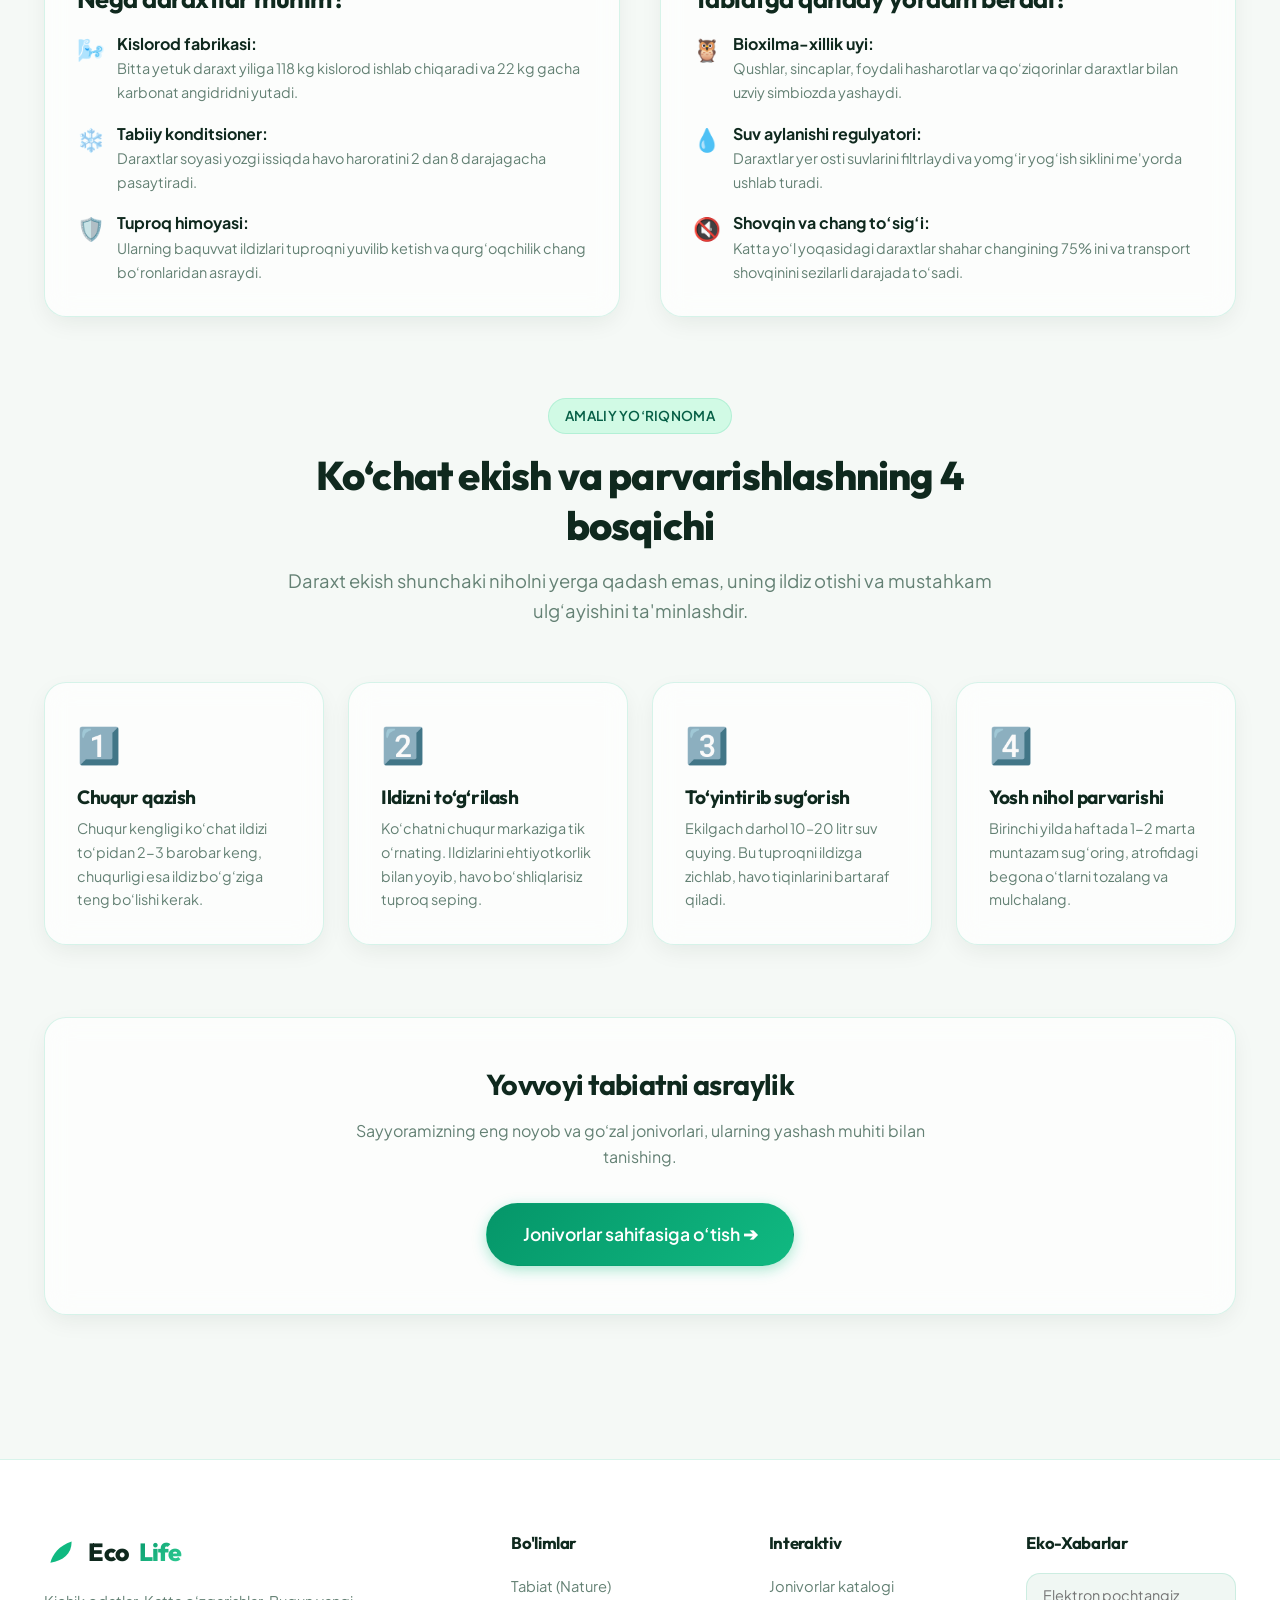
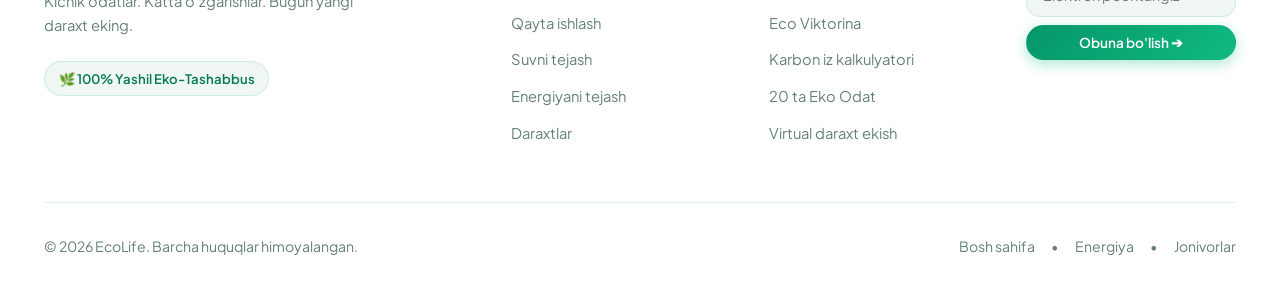
<file: trees.html>
<!DOCTYPE html>
<html lang="uz" data-theme="light">
<head>
  <meta charset="UTF-8">
  <meta name="viewport" content="width=device-width, initial-scale=1.0">
  <title>Daraxtlar — sayyoramizning yashil qalqoni | EcoLife Trees</title>
  <meta name="description" content="Daraxtlarning tabiatdagi ahamiyati, daraxt ekish va parvarishlash bo'yicha amaliy qo'llanma hamda virtual daraxt ekish moduli.">
  <link rel="icon" type="image/svg+xml" href="assets/favicon.svg">

  <link rel="stylesheet" href="css/style.css">
  <link rel="stylesheet" href="css/animations.css">
  <link rel="stylesheet" href="css/components.css">
  <link rel="stylesheet" href="css/responsive.css">
</head>
<body>

  <!-- PAGE LOADER -->
  <div id="page-loader">
    <div class="loader-spinner"></div>
    <div class="loader-text">EcoLife Trees</div>
  </div>

  <!-- STICKY NAVBAR -->
  <header class="navbar-header">
    <div class="container navbar-inner">
      <a href="index.html" class="brand-logo" aria-label="EcoLife Bosh sahifa">
        <svg viewBox="0 0 64 64" fill="none">
          <circle cx="32" cy="32" r="30" fill="rgba(16,185,129,0.15)"/>
          <path d="M12 52C16 36 28 20 52 12C52 36 36 48 12 52Z" fill="url(#leafGrad)"/>
          <path d="M12 52C26 40 38 28 52 12" stroke="#FFFFFF" stroke-width="2.5" stroke-linecap="round"/>
          <defs>
            <linearGradient id="leafGrad" x1="12" y1="52" x2="52" y2="12">
              <stop stop-color="#059669"/>
              <stop offset="1" stop-color="#34D399"/>
            </linearGradient>
          </defs>
        </svg>
        Eco<span>Life</span>
      </a>

      <nav class="nav-menu-desktop" aria-label="Asosiy menyu">
        <a href="index.html" class="nav-link">Home</a>
        <a href="nature.html" class="nav-link">Nature</a>
        <a href="recycling.html" class="nav-link">Recycling</a>
        <a href="water.html" class="nav-link">Water</a>
        <a href="energy.html" class="nav-link">Energy</a>
        <a href="trees.html" class="nav-link active">Trees</a>
        <a href="animals.html" class="nav-link">Animals</a>
        <a href="quiz.html" class="nav-link">Quiz</a>
        <a href="calculator.html" class="nav-link">Eco Calculator</a>
        <a href="tips.html" class="nav-link">Eco Tips</a>
      </nav>

      <div class="nav-actions">
        <button class="icon-btn search-open-btn" aria-label="Qidiruv" title="Qidiruv (Ctrl+K)">
          <svg width="20" height="20" viewBox="0 0 24 24" fill="none" stroke="currentColor" stroke-width="2.2">
            <circle cx="11" cy="11" r="8"></circle>
            <line x1="21" y1="21" x2="16.65" y2="16.65"></line>
          </svg>
        </button>

        <button class="icon-btn theme-toggle-btn" aria-label="Rejimni o'zgartirish">
          <svg class="theme-icon-moon" width="20" height="20" viewBox="0 0 24 24" fill="none" stroke="currentColor" stroke-width="2">
            <path d="M21 12.79A9 9 0 1 1 11.21 3 7 7 0 0 0 21 12.79z"></path>
          </svg>
          <svg class="theme-icon-sun" width="20" height="20" viewBox="0 0 24 24" fill="none" stroke="currentColor" stroke-width="2" style="display:none;">
            <circle cx="12" cy="12" r="5"></circle>
            <line x1="12" y1="1" x2="12" y2="3"></line>
            <line x1="12" y1="21" x2="12" y2="23"></line>
          </svg>
        </button>

        <button class="hamburger-btn" id="hamburger-btn" aria-label="Mobil menyu">
          <span></span><span></span><span></span>
        </button>
      </div>
    </div>
  </header>

  <!-- MOBILE DRAWER -->
  <div class="mobile-nav-drawer" id="mobile-drawer">
    <div class="mobile-drawer-content">
      <div class="mobile-drawer-header">
        <a href="index.html" class="brand-logo">Eco<span>Life</span></a>
        <button class="search-close-btn" id="drawer-close-btn">✕ Yopish</button>
      </div>
      <ul class="mobile-nav-links">
        <li><a href="index.html">🏠 Bosh sahifa (Home)</a></li>
        <li><a href="nature.html">🌿 Tabiat (Nature)</a></li>
        <li><a href="recycling.html">♻️ Qayta ishlash (Recycling)</a></li>
        <li><a href="water.html">💧 Suvni tejash (Water)</a></li>
        <li><a href="energy.html">⚡ Energiyani tejash (Energy)</a></li>
        <li><a href="trees.html" class="active">🌳 Daraxtlar (Trees)</a></li>
        <li><a href="animals.html">🐾 Jonivorlar (Animals)</a></li>
        <li><a href="quiz.html">🎯 Eco Viktorina (Quiz)</a></li>
        <li><a href="calculator.html">📊 Eco Kalkulyator</a></li>
        <li><a href="tips.html">💡 20 ta Eko Odat (Tips)</a></li>
      </ul>
    </div>
  </div>

  <!-- SEARCH MODAL -->
  <div class="search-modal" id="search-modal" role="dialog" aria-modal="true">
    <div class="search-box-wrap">
      <div class="search-input-header">
        <svg width="22" height="22" viewBox="0 0 24 24" fill="none" stroke="currentColor" stroke-width="2.5">
          <circle cx="11" cy="11" r="8"></circle>
          <line x1="21" y1="21" x2="16.65" y2="16.65"></line>
        </svg>
        <input type="text" id="search-input" class="search-input" placeholder="Sayt bo'ylab qidirish...">
        <button class="search-close-btn" id="search-close-btn">ESC</button>
      </div>
      <ul class="search-results-list" id="search-results"></ul>
    </div>
  </div>

  <!-- MAIN TREES CONTENT -->
  <main class="section">
    <div class="container">
      
      <!-- Page Header -->
      <div class="section-title-wrap reveal">
        <span class="badge-pill">Yashil Sayyora Himoyachilari</span>
        <h1 class="section-title">“Daraxtlar — sayyoramizning yashil qalqoni”</h1>
        <p class="section-subtitle">
          Bitta daraxt — bu butun bir ekotizimdir. U havoni tozalaydi, changni tutib qoladi, shahar shovqinini yutadi va yuzlab jonivorlarga oziqa va boshpana beradi.
        </p>
      </div>

      <!-- 1. VIRTUAL TREE PLANTING INTERACTIVE MODULE -->
      <section class="glass-card reveal" id="virtual-tree" style="padding: 3rem 2rem; margin-bottom: 5rem; text-align: center;">
        <span class="badge-pill">Interaktiv Tajriba</span>
        <h2 style="font-size: 2.2rem; margin-bottom: 0.5rem;">Virtual Daraxt Ekish 🌱</h2>
        <p style="color: var(--text-muted); max-width: 600px; margin: 0 auto 2rem;">
          Tugmani bosing va ekranda urug‘dan ulkan yashil daraxt ulg‘ayishini tomosha qiling. Har bir ekilgan daraxt sizning virtual o‘rmoningizga qo‘shiladi!
        </p>

        <!-- Dynamic Tree Stage Graphic -->
        <div class="tree-soil-stage" id="tree-growth-stage">
          <div class="tree-full-anim tree-sway">
            <span style="font-size: 8rem;">🌳</span>
            <div class="soil-bed"></div>
          </div>
        </div>

        <p id="tree-stage-label" style="font-weight: 700; color: var(--primary-600); margin: 1.5rem 0 2rem; min-height: 24px;">
          Yangi daraxt ekishga tayyormisiz? Tugmani bosing!
        </p>

        <!-- Action & Counter -->
        <div style="display: flex; flex-direction: column; align-items: center; gap: 1.25rem;">
          <button class="btn btn-primary btn-lg btn-ripple" id="plant-tree-btn">
            Virtual daraxt ekish 🌱
          </button>

          <div style="font-size: 1.3rem; font-weight: 700; margin-top: 0.5rem;">
            Siz ekkan daraxtlar: <span id="user-tree-count" style="color: var(--primary-600); font-size: 1.6rem;">0</span> ta
          </div>
        </div>

        <!-- User Virtual Forest Grove -->
        <div style="margin-top: 3rem; text-align: left;">
          <div style="display: flex; justify-content: space-between; align-items: center; margin-bottom: 1rem;">
            <h4 style="font-size: 1.1rem;">🌲 Sizning Virtual O‘rmoningiz:</h4>
            <button id="reset-trees-btn" style="font-size: 0.8rem; color: var(--text-muted); text-decoration: underline;">
              Qayta boshlash
            </button>
          </div>
          <div class="virtual-forest-grid" id="virtual-forest-grid">
            <!-- Trees rendered by trees.js -->
          </div>
        </div>
      </section>

      <!-- 2. WHY TREES ARE IMPORTANT & HOW THEY HELP NATURE -->
      <div style="display: grid; grid-template-columns: 1fr 1fr; gap: 2.5rem; margin-bottom: 5rem;">
        
        <div class="glass-card reveal">
          <span class="badge-pill">Tabiiy Mo‘jiza</span>
          <h3 style="font-size: 1.6rem; margin-bottom: 1rem;">Nega daraxtlar muhim?</h3>
          <ul style="list-style: none; display: flex; flex-direction: column; gap: 1rem;">
            <li style="display: flex; gap: 0.75rem;">
              <span style="font-size: 1.4rem;">🌬️</span>
              <div>
                <strong>Kislorod fabrikasi:</strong>
                <p style="font-size: 0.9rem; color: var(--text-muted);">Bitta yetuk daraxt yiliga 118 kg kislorod ishlab chiqaradi va 22 kg gacha karbonat angidridni yutadi.</p>
              </div>
            </li>
            <li style="display: flex; gap: 0.75rem;">
              <span style="font-size: 1.4rem;">❄️</span>
              <div>
                <strong>Tabiiy konditsioner:</strong>
                <p style="font-size: 0.9rem; color: var(--text-muted);">Daraxtlar soyasi yozgi issiqda havo haroratini 2 dan 8 darajagacha pasaytiradi.</p>
              </div>
            </li>
            <li style="display: flex; gap: 0.75rem;">
              <span style="font-size: 1.4rem;">🛡️</span>
              <div>
                <strong>Tuproq himoyasi:</strong>
                <p style="font-size: 0.9rem; color: var(--text-muted);">Ularning baquvvat ildizlari tuproqni yuvilib ketish va qurg‘oqchilik chang bo‘ronlaridan asraydi.</p>
              </div>
            </li>
          </ul>
        </div>

        <div class="glass-card reveal reveal-delay-2">
          <span class="badge-pill">Ekologik Zanjir</span>
          <h3 style="font-size: 1.6rem; margin-bottom: 1rem;">Tabiatga qanday yordam beradi?</h3>
          <ul style="list-style: none; display: flex; flex-direction: column; gap: 1rem;">
            <li style="display: flex; gap: 0.75rem;">
              <span style="font-size: 1.4rem;">🦉</span>
              <div>
                <strong>Bioxilma-xillik uyi:</strong>
                <p style="font-size: 0.9rem; color: var(--text-muted);">Qushlar, sincaplar, foydali hasharotlar va qo‘ziqorinlar daraxtlar bilan uzviy simbiozda yashaydi.</p>
              </div>
            </li>
            <li style="display: flex; gap: 0.75rem;">
              <span style="font-size: 1.4rem;">💧</span>
              <div>
                <strong>Suv aylanishi regulyatori:</strong>
                <p style="font-size: 0.9rem; color: var(--text-muted);">Daraxtlar yer osti suvlarini filtrlaydi va yomg‘ir yog‘ish siklini me'yorda ushlab turadi.</p>
              </div>
            </li>
            <li style="display: flex; gap: 0.75rem;">
              <span style="font-size: 1.4rem;">🔇</span>
              <div>
                <strong>Shovqin va chang to‘sig‘i:</strong>
                <p style="font-size: 0.9rem; color: var(--text-muted);">Katta yo‘l yoqasidagi daraxtlar shahar changining 75% ini va transport shovqinini sezilarli darajada to‘sadi.</p>
              </div>
            </li>
          </ul>
        </div>

      </div>

      <!-- 3. HOW TO PLANT A TREE & CARE FOR A YOUNG TREE -->
      <div class="section-title-wrap reveal">
        <span class="badge-pill">Amaliy Yo‘riqnoma</span>
        <h2 class="section-title">Ko‘chat ekish va parvarishlashning 4 bosqichi</h2>
        <p class="section-subtitle">
          Daraxt ekish shunchaki niholni yerga qadash emas, uning ildiz otishi va mustahkam ulg‘ayishini ta'minlashdir.
        </p>
      </div>

      <div style="display: grid; grid-template-columns: repeat(auto-fit, minmax(240px, 1fr)); gap: 1.5rem; margin-bottom: 4rem;">
        
        <div class="glass-card reveal reveal-delay-1">
          <div style="font-size: 2.2rem; margin-bottom: 0.75rem;">1️⃣</div>
          <h4 style="font-size: 1.2rem; margin-bottom: 0.5rem;">Chuqur qazish</h4>
          <p style="font-size: 0.9rem; color: var(--text-muted);">
            Chuqur kengligi ko‘chat ildizi to‘pidan 2-3 barobar keng, chuqurligi esa ildiz bo‘g‘ziga teng bo‘lishi kerak.
          </p>
        </div>

        <div class="glass-card reveal reveal-delay-2">
          <div style="font-size: 2.2rem; margin-bottom: 0.75rem;">2️⃣</div>
          <h4 style="font-size: 1.2rem; margin-bottom: 0.5rem;">Ildizni to‘g‘rilash</h4>
          <p style="font-size: 0.9rem; color: var(--text-muted);">
            Ko‘chatni chuqur markaziga tik o‘rnating. Ildizlarini ehtiyotkorlik bilan yoyib, havo bo‘shliqlarisiz tuproq seping.
          </p>
        </div>

        <div class="glass-card reveal reveal-delay-3">
          <div style="font-size: 2.2rem; margin-bottom: 0.75rem;">3️⃣</div>
          <h4 style="font-size: 1.2rem; margin-bottom: 0.5rem;">To‘yintirib sug‘orish</h4>
          <p style="font-size: 0.9rem; color: var(--text-muted);">
            Ekilgach darhol 10–20 litr suv quying. Bu tuproqni ildizga zichlab, havo tiqinlarini bartaraf qiladi.
          </p>
        </div>

        <div class="glass-card reveal reveal-delay-4">
          <div style="font-size: 2.2rem; margin-bottom: 0.75rem;">4️⃣</div>
          <h4 style="font-size: 1.2rem; margin-bottom: 0.5rem;">Yosh nihol parvarishi</h4>
          <p style="font-size: 0.9rem; color: var(--text-muted);">
            Birinchi yilda haftada 1-2 marta muntazam sug‘oring, atrofidagi begona o‘tlarni tozalang va mulchalang.
          </p>
        </div>

      </div>

      <!-- Bottom Next CTA -->
      <div class="glass-card reveal" style="text-align: center; padding: 3rem 2rem; margin-top: 4.5rem;">
        <h3 style="font-size: 1.8rem; margin-bottom: 1rem;">Yovvoyi tabiatni asraylik</h3>
        <p style="max-width: 600px; margin: 0 auto 2rem; color: var(--text-muted);">
          Sayyoramizning eng noyob va go‘zal jonivorlari, ularning yashash muhiti bilan tanishing.
        </p>
        <a href="animals.html" class="btn btn-primary btn-lg">
          Jonivorlar sahifasiga o‘tish ➔
        </a>
      </div>

    </div>
  </main>

  <!-- BACK TO TOP BUTTON -->
  <button class="back-to-top" id="back-to-top" aria-label="Yuqoriga qaytish">
    <svg viewBox="0 0 24 24" fill="none" stroke="currentColor" stroke-width="2.5">
      <polyline points="18 15 12 9 6 15"></polyline>
    </svg>
  </button>

  <!-- FOOTER -->
  <footer class="site-footer">
    <div class="container">
      <div class="footer-grid">
        <div class="footer-brand">
          <a href="index.html" class="brand-logo">
            <svg width="30" height="30" viewBox="0 0 64 64" fill="none">
              <path d="M12 52C16 36 28 20 52 12C52 36 36 48 12 52Z" fill="#10B981"/>
            </svg>
            Eco<span>Life</span>
          </a>
          <p>Kichik odatlar. Katta o‘zgarishlar. Bugun yangi daraxt eking.</p>
          <div class="eco-pledge-badge">🌿 100% Yashil Eko-Tashabbus</div>
        </div>

        <div class="footer-col">
          <h4>Bo'limlar</h4>
          <ul class="footer-links">
            <li><a href="nature.html">Tabiat (Nature)</a></li>
            <li><a href="recycling.html">Qayta ishlash</a></li>
            <li><a href="water.html">Suvni tejash</a></li>
            <li><a href="energy.html">Energiyani tejash</a></li>
            <li><a href="trees.html">Daraxtlar</a></li>
          </ul>
        </div>

        <div class="footer-col">
          <h4>Interaktiv</h4>
          <ul class="footer-links">
            <li><a href="animals.html">Jonivorlar katalogi</a></li>
            <li><a href="quiz.html">Eco Viktorina</a></li>
            <li><a href="calculator.html">Karbon iz kalkulyatori</a></li>
            <li><a href="tips.html">20 ta Eko Odat</a></li>
            <li><a href="trees.html#virtual-tree">Virtual daraxt ekish</a></li>
          </ul>
        </div>

        <div class="footer-col">
          <h4>Eko-Xabarlar</h4>
          <form id="footer-subscribe-form" style="display: flex; gap: 0.5rem; flex-direction: column;">
            <input type="email" placeholder="Elektron pochtangiz" class="calc-input" required style="font-size: 0.9rem;">
            <button type="submit" class="btn btn-primary btn-sm">Obuna bo'lish ➔</button>
          </form>
        </div>
      </div>

      <div class="footer-bottom">
        <div>&copy; 2026 EcoLife. Barcha huquqlar himoyalangan.</div>
        <div style="display: flex; gap: 1rem;">
          <a href="index.html">Bosh sahifa</a>
          <span>•</span>
          <a href="energy.html">Energiya</a>
          <span>•</span>
          <a href="animals.html">Jonivorlar</a>
        </div>
      </div>
    </div>
  </footer>

  <script src="js/data.js"></script>
  <script src="js/main.js"></script>
  <script src="js/trees.js"></script>
</body>
</html>
</file>
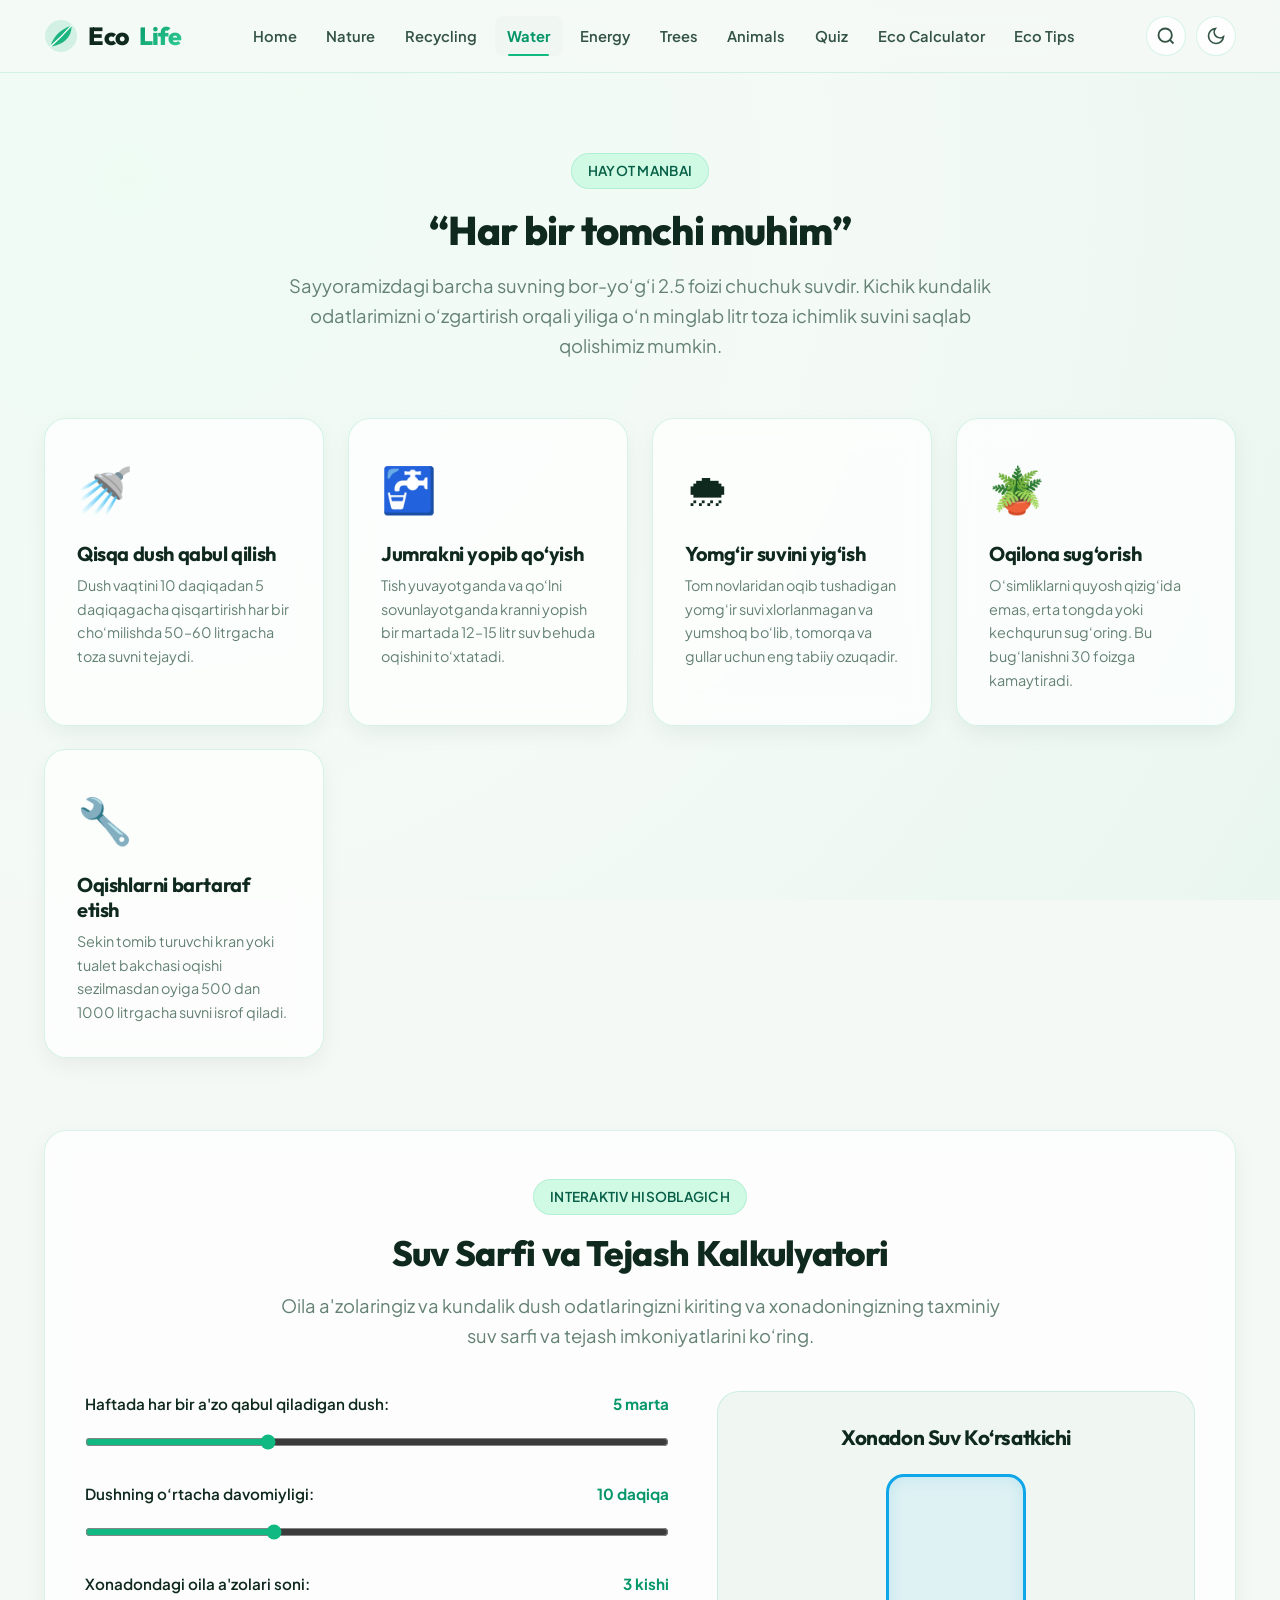
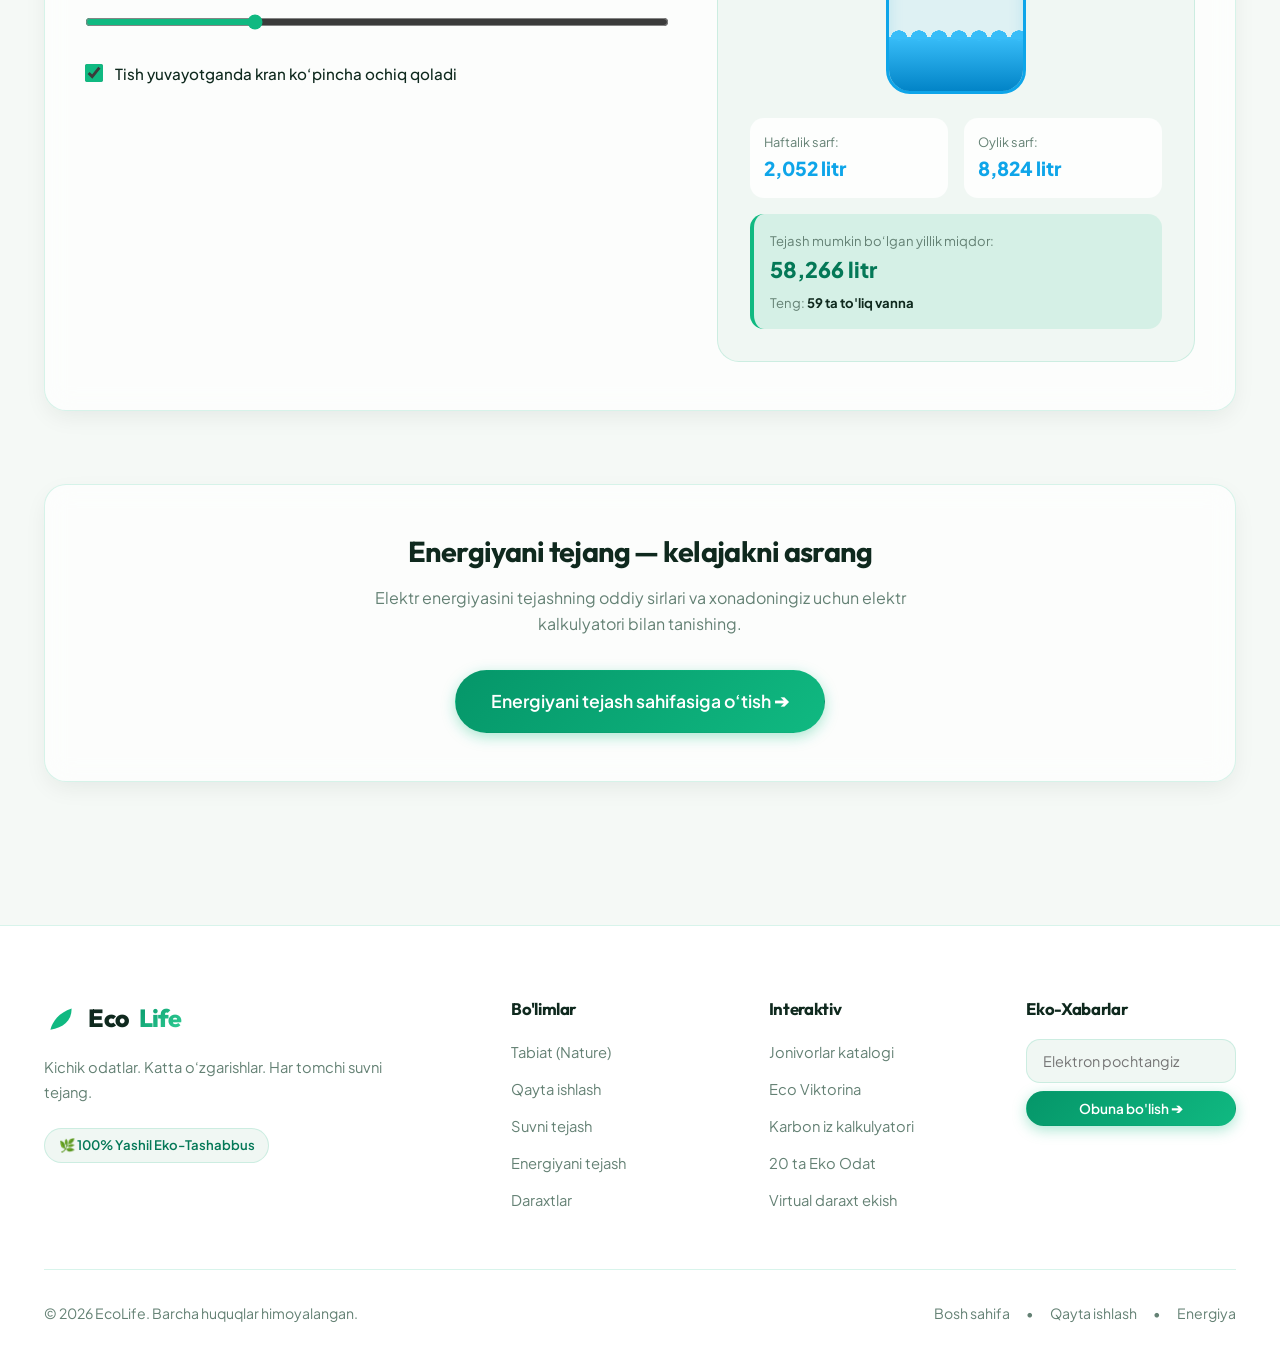
<file: water.html>
<!DOCTYPE html>
<html lang="uz" data-theme="light">
<head>
  <meta charset="UTF-8">
  <meta name="viewport" content="width=device-width, initial-scale=1.0">
  <title>Har bir tomchi muhim | EcoLife Suvni Tejash</title>
  <meta name="description" content="Suvni tejashning 5 ta samarali usuli va interaktiv suv kalkulyatori. Xonadoningiz suv sarfini hisoblang.">
  <link rel="icon" type="image/svg+xml" href="assets/favicon.svg">

  <link rel="stylesheet" href="css/style.css">
  <link rel="stylesheet" href="css/animations.css">
  <link rel="stylesheet" href="css/components.css">
  <link rel="stylesheet" href="css/responsive.css">
</head>
<body>

  <!-- PAGE LOADER -->
  <div id="page-loader">
    <div class="loader-spinner"></div>
    <div class="loader-text">EcoLife Water</div>
  </div>

  <!-- STICKY NAVBAR -->
  <header class="navbar-header">
    <div class="container navbar-inner">
      <a href="index.html" class="brand-logo" aria-label="EcoLife Bosh sahifa">
        <svg viewBox="0 0 64 64" fill="none">
          <circle cx="32" cy="32" r="30" fill="rgba(16,185,129,0.15)"/>
          <path d="M12 52C16 36 28 20 52 12C52 36 36 48 12 52Z" fill="url(#leafGrad)"/>
          <path d="M12 52C26 40 38 28 52 12" stroke="#FFFFFF" stroke-width="2.5" stroke-linecap="round"/>
          <defs>
            <linearGradient id="leafGrad" x1="12" y1="52" x2="52" y2="12">
              <stop stop-color="#059669"/>
              <stop offset="1" stop-color="#34D399"/>
            </linearGradient>
          </defs>
        </svg>
        Eco<span>Life</span>
      </a>

      <nav class="nav-menu-desktop" aria-label="Asosiy menyu">
        <a href="index.html" class="nav-link">Home</a>
        <a href="nature.html" class="nav-link">Nature</a>
        <a href="recycling.html" class="nav-link">Recycling</a>
        <a href="water.html" class="nav-link active">Water</a>
        <a href="energy.html" class="nav-link">Energy</a>
        <a href="trees.html" class="nav-link">Trees</a>
        <a href="animals.html" class="nav-link">Animals</a>
        <a href="quiz.html" class="nav-link">Quiz</a>
        <a href="calculator.html" class="nav-link">Eco Calculator</a>
        <a href="tips.html" class="nav-link">Eco Tips</a>
      </nav>

      <div class="nav-actions">
        <button class="icon-btn search-open-btn" aria-label="Qidiruv" title="Qidiruv (Ctrl+K)">
          <svg width="20" height="20" viewBox="0 0 24 24" fill="none" stroke="currentColor" stroke-width="2.2">
            <circle cx="11" cy="11" r="8"></circle>
            <line x1="21" y1="21" x2="16.65" y2="16.65"></line>
          </svg>
        </button>

        <button class="icon-btn theme-toggle-btn" aria-label="Rejimni o'zgartirish">
          <svg class="theme-icon-moon" width="20" height="20" viewBox="0 0 24 24" fill="none" stroke="currentColor" stroke-width="2">
            <path d="M21 12.79A9 9 0 1 1 11.21 3 7 7 0 0 0 21 12.79z"></path>
          </svg>
          <svg class="theme-icon-sun" width="20" height="20" viewBox="0 0 24 24" fill="none" stroke="currentColor" stroke-width="2" style="display:none;">
            <circle cx="12" cy="12" r="5"></circle>
            <line x1="12" y1="1" x2="12" y2="3"></line>
            <line x1="12" y1="21" x2="12" y2="23"></line>
          </svg>
        </button>

        <button class="hamburger-btn" id="hamburger-btn" aria-label="Mobil menyu">
          <span></span><span></span><span></span>
        </button>
      </div>
    </div>
  </header>

  <!-- MOBILE DRAWER -->
  <div class="mobile-nav-drawer" id="mobile-drawer">
    <div class="mobile-drawer-content">
      <div class="mobile-drawer-header">
        <a href="index.html" class="brand-logo">Eco<span>Life</span></a>
        <button class="search-close-btn" id="drawer-close-btn">✕ Yopish</button>
      </div>
      <ul class="mobile-nav-links">
        <li><a href="index.html">🏠 Bosh sahifa (Home)</a></li>
        <li><a href="nature.html">🌿 Tabiat (Nature)</a></li>
        <li><a href="recycling.html">♻️ Qayta ishlash (Recycling)</a></li>
        <li><a href="water.html" class="active">💧 Suvni tejash (Water)</a></li>
        <li><a href="energy.html">⚡ Energiyani tejash (Energy)</a></li>
        <li><a href="trees.html">🌳 Daraxtlar (Trees)</a></li>
        <li><a href="animals.html">🐾 Jonivorlar (Animals)</a></li>
        <li><a href="quiz.html">🎯 Eco Viktorina (Quiz)</a></li>
        <li><a href="calculator.html">📊 Eco Kalkulyator</a></li>
        <li><a href="tips.html">💡 20 ta Eko Odat (Tips)</a></li>
      </ul>
    </div>
  </div>

  <!-- SEARCH MODAL -->
  <div class="search-modal" id="search-modal" role="dialog" aria-modal="true">
    <div class="search-box-wrap">
      <div class="search-input-header">
        <svg width="22" height="22" viewBox="0 0 24 24" fill="none" stroke="currentColor" stroke-width="2.5">
          <circle cx="11" cy="11" r="8"></circle>
          <line x1="21" y1="21" x2="16.65" y2="16.65"></line>
        </svg>
        <input type="text" id="search-input" class="search-input" placeholder="Sayt bo'ylab qidirish...">
        <button class="search-close-btn" id="search-close-btn">ESC</button>
      </div>
      <ul class="search-results-list" id="search-results"></ul>
    </div>
  </div>

  <!-- MAIN WATER CONTENT -->
  <main class="section">
    <div class="container">
      
      <!-- Page Header -->
      <div class="section-title-wrap reveal">
        <span class="badge-pill">Hayot Manbai</span>
        <h1 class="section-title">“Har bir tomchi muhim”</h1>
        <p class="section-subtitle">
          Sayyoramizdagi barcha suvning bor-yo‘g‘i 2.5 foizi chuchuk suvdir. Kichik kundalik odatlarimizni o‘zgartirish orqali yiliga o‘n minglab litr toza ichimlik suvini saqlab qolishimiz mumkin.
        </p>
      </div>

      <!-- 1. FIVE PRACTICAL WAYS TO SAVE WATER -->
      <div style="display: grid; grid-template-columns: repeat(auto-fit, minmax(220px, 1fr)); gap: 1.5rem; margin-bottom: 4.5rem;">
        
        <!-- 1. Shorter showers -->
        <div class="glass-card reveal reveal-delay-1" style="display: flex; flex-direction: column;">
          <div style="font-size: 2.8rem; margin-bottom: 1rem;">🚿</div>
          <h3 style="font-size: 1.25rem; margin-bottom: 0.5rem;">Qisqa dush qabul qilish</h3>
          <p style="font-size: 0.9rem; color: var(--text-muted);">
            Dush vaqtini 10 daqiqadan 5 daqiqagacha qisqartirish har bir cho‘milishda 50–60 litrgacha toza suvni tejaydi.
          </p>
        </div>

        <!-- 2. Close the tap -->
        <div class="glass-card reveal reveal-delay-2" style="display: flex; flex-direction: column;">
          <div style="font-size: 2.8rem; margin-bottom: 1rem;">🚰</div>
          <h3 style="font-size: 1.25rem; margin-bottom: 0.5rem;">Jumrakni yopib qo‘yish</h3>
          <p style="font-size: 0.9rem; color: var(--text-muted);">
            Tish yuvayotganda va qo‘lni sovunlayotganda kranni yopish bir martada 12–15 litr suv behuda oqishini to‘xtatadi.
          </p>
        </div>

        <!-- 3. Collect rainwater -->
        <div class="glass-card reveal reveal-delay-3" style="display: flex; flex-direction: column;">
          <div style="font-size: 2.8rem; margin-bottom: 1rem;">🌧</div>
          <h3 style="font-size: 1.25rem; margin-bottom: 0.5rem;">Yomg‘ir suvini yig‘ish</h3>
          <p style="font-size: 0.9rem; color: var(--text-muted);">
            Tom novlaridan oqib tushadigan yomg‘ir suvi xlorlanmagan va yumshoq bo‘lib, tomorqa va gullar uchun eng tabiiy ozuqadir.
          </p>
        </div>

        <!-- 4. Water plants wisely -->
        <div class="glass-card reveal reveal-delay-4" style="display: flex; flex-direction: column;">
          <div style="font-size: 2.8rem; margin-bottom: 1rem;">🪴</div>
          <h3 style="font-size: 1.25rem; margin-bottom: 0.5rem;">Oqilona sug‘orish</h3>
          <p style="font-size: 0.9rem; color: var(--text-muted);">
            O‘simliklarni quyosh qizig‘ida emas, erta tongda yoki kechqurun sug‘oring. Bu bug‘lanishni 30 foizga kamaytiradi.
          </p>
        </div>

        <!-- 5. Fix leaks -->
        <div class="glass-card reveal reveal-delay-1" style="display: flex; flex-direction: column;">
          <div style="font-size: 2.8rem; margin-bottom: 1rem;">🔧</div>
          <h3 style="font-size: 1.25rem; margin-bottom: 0.5rem;">Oqishlarni bartaraf etish</h3>
          <p style="font-size: 0.9rem; color: var(--text-muted);">
            Sekin tomib turuvchi kran yoki tualet bakchasi oqishi sezilmasdan oyiga 500 dan 1000 litrgacha suvni isrof qiladi.
          </p>
        </div>

      </div>

      <!-- 2. WATER SAVING CALCULATOR SECTION -->
      <section class="glass-card reveal" style="padding: 3rem 2.5rem;">
        <div class="section-title-wrap" style="margin-bottom: 2.5rem;">
          <span class="badge-pill">Interaktiv Hisoblagich</span>
          <h2 class="section-title" style="font-size: 2.2rem;">Suv Sarfi va Tejash Kalkulyatori</h2>
          <p class="section-subtitle">
            Oila a'zolaringiz va kundalik dush odatlaringizni kiriting va xonadoningizning taxminiy suv sarfi va tejash imkoniyatlarini ko‘ring.
          </p>
        </div>

        <div class="calculator-layout">
          
          <!-- Input Form -->
          <form id="water-calc-form" onsubmit="event.preventDefault();">
            
            <!-- Showers per week -->
            <div class="form-group">
              <label class="form-label">
                <span>Haftada har bir a'zo qabul qiladigan dush:</span>
                <span id="water-showers-val" style="color: var(--primary-600); font-weight: 700;">5 marta</span>
              </label>
              <input type="range" id="water-showers" class="range-slider" min="1" max="14" value="5" step="1">
            </div>

            <!-- Shower duration -->
            <div class="form-group">
              <label class="form-label">
                <span>Dushning o‘rtacha davomiyligi:</span>
                <span id="water-duration-val" style="color: var(--primary-600); font-weight: 700;">10 daqiqa</span>
              </label>
              <input type="range" id="water-duration" class="range-slider" min="3" max="25" value="10" step="1">
            </div>

            <!-- Household size -->
            <div class="form-group">
              <label class="form-label">
                <span>Xonadondagi oila a'zolari soni:</span>
                <span id="water-family-val" style="color: var(--primary-600); font-weight: 700;">3 kishi</span>
              </label>
              <input type="range" id="water-family" class="range-slider" min="1" max="8" value="3" step="1">
            </div>

            <!-- Tap habit checkbox -->
            <div class="form-group" style="margin-top: 1.5rem;">
              <label style="display: flex; align-items: center; gap: 0.75rem; cursor: pointer; font-size: 0.95rem; font-weight: 500;">
                <input type="checkbox" id="water-tap-habit" checked style="width: 18px; height: 18px; accent-color: var(--primary-500);">
                <span>Tish yuvayotganda kran ko‘pincha ochiq qoladi</span>
              </label>
            </div>

          </form>

          <!-- Result & Water Tank Visualization -->
          <div style="background: var(--surface-alt); border-radius: var(--radius-lg); padding: 2rem; border: 1px solid var(--border-color); text-align: center;">
            <h3 style="font-size: 1.3rem; margin-bottom: 1.25rem;">Xonadon Suv Ko‘rsatkichi</h3>

            <!-- Dynamic Animated Water Tank -->
            <div class="water-tank-container">
              <div class="water-tank-fill" id="water-tank-fill" style="height: 50%;">
                <div class="water-tank-wave"></div>
              </div>
            </div>

            <!-- Results Data Grid -->
            <div style="display: grid; grid-template-columns: 1fr 1fr; gap: 1rem; margin-top: 1.5rem; text-align: left;">
              <div style="padding: 0.85rem; background: var(--surface-card); border-radius: var(--radius-md);">
                <div style="font-size: 0.8rem; color: var(--text-muted);">Haftalik sarf:</div>
                <div id="res-water-weekly" style="font-size: 1.2rem; font-weight: 800; color: var(--accent-sky);">0 litr</div>
              </div>

              <div style="padding: 0.85rem; background: var(--surface-card); border-radius: var(--radius-md);">
                <div style="font-size: 0.8rem; color: var(--text-muted);">Oylik sarf:</div>
                <div id="res-water-monthly" style="font-size: 1.2rem; font-weight: 800; color: var(--accent-sky);">0 litr</div>
              </div>
            </div>

            <div style="margin-top: 1rem; padding: 1rem; background: rgba(16, 185, 129, 0.12); border-radius: var(--radius-md); border-left: 4px solid var(--primary-500); text-align: left;">
              <div style="font-size: 0.82rem; color: var(--text-muted);">Tejash mumkin bo‘lgan yillik miqdor:</div>
              <div id="res-water-savings" style="font-size: 1.35rem; font-weight: 800; color: var(--primary-700);">0 litr</div>
              <div style="font-size: 0.82rem; color: var(--text-muted); margin-top: 0.25rem;">
                Teng: <span id="res-water-bathtubs" style="font-weight: 700; color: var(--text-primary);">0 ta vanna</span>
              </div>
            </div>

          </div>

        </div>
      </section>

      <!-- Bottom Next CTA -->
      <div class="glass-card reveal" style="text-align: center; padding: 3rem 2rem; margin-top: 4.5rem;">
        <h3 style="font-size: 1.8rem; margin-bottom: 1rem;">Energiyani tejang — kelajakni asrang</h3>
        <p style="max-width: 600px; margin: 0 auto 2rem; color: var(--text-muted);">
          Elektr energiyasini tejashning oddiy sirlari va xonadoningiz uchun elektr kalkulyatori bilan tanishing.
        </p>
        <a href="energy.html" class="btn btn-primary btn-lg">
          Energiyani tejash sahifasiga o‘tish ➔
        </a>
      </div>

    </div>
  </main>

  <!-- BACK TO TOP BUTTON -->
  <button class="back-to-top" id="back-to-top" aria-label="Yuqoriga qaytish">
    <svg viewBox="0 0 24 24" fill="none" stroke="currentColor" stroke-width="2.5">
      <polyline points="18 15 12 9 6 15"></polyline>
    </svg>
  </button>

  <!-- FOOTER -->
  <footer class="site-footer">
    <div class="container">
      <div class="footer-grid">
        <div class="footer-brand">
          <a href="index.html" class="brand-logo">
            <svg width="30" height="30" viewBox="0 0 64 64" fill="none">
              <path d="M12 52C16 36 28 20 52 12C52 36 36 48 12 52Z" fill="#10B981"/>
            </svg>
            Eco<span>Life</span>
          </a>
          <p>Kichik odatlar. Katta o‘zgarishlar. Har tomchi suvni tejang.</p>
          <div class="eco-pledge-badge">🌿 100% Yashil Eko-Tashabbus</div>
        </div>

        <div class="footer-col">
          <h4>Bo'limlar</h4>
          <ul class="footer-links">
            <li><a href="nature.html">Tabiat (Nature)</a></li>
            <li><a href="recycling.html">Qayta ishlash</a></li>
            <li><a href="water.html">Suvni tejash</a></li>
            <li><a href="energy.html">Energiyani tejash</a></li>
            <li><a href="trees.html">Daraxtlar</a></li>
          </ul>
        </div>

        <div class="footer-col">
          <h4>Interaktiv</h4>
          <ul class="footer-links">
            <li><a href="animals.html">Jonivorlar katalogi</a></li>
            <li><a href="quiz.html">Eco Viktorina</a></li>
            <li><a href="calculator.html">Karbon iz kalkulyatori</a></li>
            <li><a href="tips.html">20 ta Eko Odat</a></li>
            <li><a href="trees.html#virtual-tree">Virtual daraxt ekish</a></li>
          </ul>
        </div>

        <div class="footer-col">
          <h4>Eko-Xabarlar</h4>
          <form id="footer-subscribe-form" style="display: flex; gap: 0.5rem; flex-direction: column;">
            <input type="email" placeholder="Elektron pochtangiz" class="calc-input" required style="font-size: 0.9rem;">
            <button type="submit" class="btn btn-primary btn-sm">Obuna bo'lish ➔</button>
          </form>
        </div>
      </div>

      <div class="footer-bottom">
        <div>&copy; 2026 EcoLife. Barcha huquqlar himoyalangan.</div>
        <div style="display: flex; gap: 1rem;">
          <a href="index.html">Bosh sahifa</a>
          <span>•</span>
          <a href="recycling.html">Qayta ishlash</a>
          <span>•</span>
          <a href="energy.html">Energiya</a>
        </div>
      </div>
    </div>
  </footer>

  <script src="js/data.js"></script>
  <script src="js/main.js"></script>
  <script src="js/water.js"></script>
</body>
</html>
</file>
<file: css/style.css>
/* ===================================================================
   ECOLIFE - MODERN SUSTAINABILITY PLATFORM
   Design System & Core Stylesheet
   =================================================================== */

@import url('https://fonts.googleapis.com/css2?family=Outfit:wght@300;400;500;600;700;800&family=Plus+Jakarta+Sans:wght@400;500;600;700&display=swap');
@import './components.css';

/* --- 1. CSS VARIABLES (DESIGN TOKENS) --- */
:root {
  /* Color Palette - Nature Inspired */
  --primary-50: #ecfdf5;
  --primary-100: #d1fae5;
  --primary-200: #a7f3d0;
  --primary-300: #6ee7b7;
  --primary-400: #34d399;
  --primary-500: #10b981;
  --primary-600: #059669;
  --primary-700: #047857;
  --primary-800: #065f46;
  --primary-900: #064e3b;

  --accent-amber: #f59e0b;
  --accent-cyan: #06b6d4;
  --accent-lime: #84cc16;
  --accent-rose: #f43f5e;
  --accent-sky: #0ea5e9;

  /* Light Mode Tokens */
  --bg-main: #f5f9f6;
  --bg-gradient: radial-gradient(circle at 10% 20%, #eefbf3 0%, #f4faf6 50%, #e9f6ef 100%);
  --surface: #ffffff;
  --surface-alt: #f0f7f3;
  --surface-card: rgba(255, 255, 255, 0.85);
  --surface-card-hover: rgba(255, 255, 255, 0.95);
  --border-color: rgba(16, 185, 129, 0.16);
  --border-strong: rgba(16, 185, 129, 0.32);

  --text-primary: #0f291e;
  --text-secondary: #335345;
  --text-muted: #648174;
  --text-inverse: #ffffff;

  --nav-bg: rgba(245, 249, 246, 0.85);
  --nav-border: rgba(16, 185, 129, 0.15);

  --shadow-sm: 0 2px 8px rgba(16, 185, 129, 0.06);
  --shadow-md: 0 8px 24px -4px rgba(15, 41, 30, 0.08);
  --shadow-lg: 0 16px 36px -6px rgba(15, 41, 30, 0.12);
  --shadow-glow: 0 0 25px rgba(16, 185, 129, 0.25);

  --glass-bg: rgba(255, 255, 255, 0.7);
  --glass-border: rgba(255, 255, 255, 0.8);
  --glass-blur: blur(14px);

  --font-heading: 'Outfit', -apple-system, BlinkMacSystemFont, 'Segoe UI', Roboto, sans-serif;
  --font-body: 'Plus Jakarta Sans', -apple-system, BlinkMacSystemFont, 'Segoe UI', Roboto, sans-serif;

  --radius-sm: 8px;
  --radius-md: 14px;
  --radius-lg: 22px;
  --radius-full: 9999px;

  --transition-fast: 0.18s ease;
  --transition-normal: 0.3s cubic-bezier(0.4, 0, 0.2, 1);
  --transition-slow: 0.5s cubic-bezier(0.4, 0, 0.2, 1);
}

/* Dark Mode Tokens */
[data-theme="dark"] {
  --bg-main: #061510;
  --bg-gradient: radial-gradient(circle at 10% 20%, #071c15 0%, #061510 60%, #04100c 100%);
  --surface: #0c241c;
  --surface-alt: #102e24;
  --surface-card: rgba(12, 36, 28, 0.82);
  --surface-card-hover: rgba(16, 46, 36, 0.95);
  --border-color: rgba(52, 211, 153, 0.18);
  --border-strong: rgba(52, 211, 153, 0.35);

  --text-primary: #edfbf4;
  --text-secondary: #a9cfbe;
  --text-muted: #6f9b88;
  --text-inverse: #061510;

  --nav-bg: rgba(6, 21, 16, 0.88);
  --nav-border: rgba(52, 211, 153, 0.16);

  --shadow-sm: 0 2px 10px rgba(0, 0, 0, 0.3);
  --shadow-md: 0 8px 30px rgba(0, 0, 0, 0.45);
  --shadow-lg: 0 18px 45px rgba(0, 0, 0, 0.6);
  --shadow-glow: 0 0 30px rgba(52, 211, 153, 0.28);

  --glass-bg: rgba(12, 36, 28, 0.72);
  --glass-border: rgba(52, 211, 153, 0.22);
}

/* --- 2. BASE & RESET --- */
*, *::before, *::after {
  box-sizing: border-box;
  margin: 0;
  padding: 0;
}

html {
  scroll-behavior: smooth;
  -webkit-font-smoothing: antialiased;
  -moz-osx-font-smoothing: grayscale;
}

body {
  font-family: var(--font-body);
  background: var(--bg-main);
  background-image: var(--bg-gradient);
  background-attachment: fixed;
  color: var(--text-primary);
  line-height: 1.65;
  font-size: 1rem;
  overflow-x: hidden;
  min-height: 100vh;
  transition: background-color var(--transition-normal), color var(--transition-normal);
}

img, svg {
  display: block;
  max-width: 100%;
}

a {
  color: inherit;
  text-decoration: none;
  transition: color var(--transition-fast);
}

button, input, select, textarea {
  font-family: inherit;
  font-size: inherit;
  color: inherit;
}

button {
  cursor: pointer;
  border: none;
  background: none;
}

h1, h2, h3, h4, h5, h6 {
  font-family: var(--font-heading);
  font-weight: 700;
  line-height: 1.25;
  color: var(--text-primary);
  letter-spacing: -0.02em;
}

p {
  color: var(--text-secondary);
}

.container {
  width: 100%;
  max-width: 1240px;
  margin: 0 auto;
  padding: 0 1.5rem;
}

.section {
  padding: 5rem 0;
  position: relative;
}

.section-title-wrap {
  text-align: center;
  max-width: 720px;
  margin: 0 auto 3.5rem;
}

.badge-pill {
  display: inline-flex;
  align-items: center;
  gap: 0.5rem;
  padding: 0.35rem 1rem;
  border-radius: var(--radius-full);
  background: var(--primary-100);
  color: var(--primary-800);
  font-size: 0.85rem;
  font-weight: 600;
  margin-bottom: 1rem;
  border: 1px solid var(--border-color);
  letter-spacing: 0.02em;
  text-transform: uppercase;
}

[data-theme="dark"] .badge-pill {
  background: rgba(16, 185, 129, 0.16);
  color: var(--primary-300);
  border-color: rgba(52, 211, 153, 0.25);
}

.section-title {
  font-size: 2.5rem;
  font-weight: 800;
  margin-bottom: 1rem;
}

.section-subtitle {
  font-size: 1.15rem;
  color: var(--text-muted);
}

/* --- 3. PAGE LOADER --- */
#page-loader {
  position: fixed;
  inset: 0;
  background: var(--bg-main);
  z-index: 99999;
  display: flex;
  flex-direction: column;
  align-items: center;
  justify-content: center;
  gap: 1rem;
  transition: opacity 0.4s ease, visibility 0.4s ease;
}

#page-loader.hidden {
  opacity: 0;
  visibility: hidden;
  pointer-events: none;
}

.loader-spinner {
  width: 56px;
  height: 56px;
  position: relative;
}

.loader-spinner::before, .loader-spinner::after {
  content: "";
  position: absolute;
  inset: 0;
  border-radius: 50%;
  border: 3px solid transparent;
  border-top-color: var(--primary-500);
  animation: spin 1s linear infinite;
}

.loader-spinner::after {
  border-top-color: var(--accent-lime);
  animation: spin 1.5s cubic-bezier(0.68, -0.55, 0.27, 1.55) infinite reverse;
}

.loader-text {
  font-family: var(--font-heading);
  font-weight: 700;
  font-size: 1.1rem;
  color: var(--primary-600);
  letter-spacing: 0.05em;
}

@keyframes spin {
  to { transform: rotate(360deg); }
}

/* --- 4. NAVIGATION BAR --- */
.navbar-header {
  position: sticky;
  top: 0;
  left: 0;
  right: 0;
  z-index: 1000;
  background: var(--nav-bg);
  backdrop-filter: var(--glass-blur);
  -webkit-backdrop-filter: var(--glass-blur);
  border-bottom: 1px solid var(--nav-border);
  transition: all var(--transition-normal);
}

.navbar-header.scrolled {
  box-shadow: var(--shadow-md);
  padding: 0.25rem 0;
}

.navbar-inner {
  display: flex;
  align-items: center;
  justify-content: space-between;
  height: 4.5rem;
  gap: 1.5rem;
}

.brand-logo {
  display: flex;
  align-items: center;
  gap: 0.65rem;
  font-family: var(--font-heading);
  font-weight: 800;
  font-size: 1.55rem;
  color: var(--text-primary);
  letter-spacing: -0.03em;
}

.brand-logo svg {
  width: 34px;
  height: 34px;
  transition: transform var(--transition-normal);
}

.brand-logo:hover svg {
  transform: rotate(15deg) scale(1.08);
}

.brand-logo span {
  background: linear-gradient(135deg, var(--primary-600), var(--primary-400));
  -webkit-background-clip: text;
  -webkit-text-fill-color: transparent;
}

/* Nav Links - Desktop */
.nav-menu-desktop {
  display: flex;
  align-items: center;
  gap: 0.35rem;
  list-style: none;
}

.nav-link {
  position: relative;
  font-size: 0.92rem;
  font-weight: 600;
  color: var(--text-secondary);
  padding: 0.5rem 0.75rem;
  border-radius: var(--radius-sm);
  transition: all var(--transition-fast);
}

.nav-link:hover {
  color: var(--primary-600);
  background: var(--surface-alt);
}

.nav-link.active {
  color: var(--primary-600);
  font-weight: 700;
  background: var(--surface-alt);
}

[data-theme="dark"] .nav-link:hover,
[data-theme="dark"] .nav-link.active {
  color: var(--primary-400);
  background: rgba(16, 185, 129, 0.12);
}

.nav-link.active::after {
  content: "";
  position: absolute;
  bottom: 0;
  left: 20%;
  right: 20%;
  height: 2px;
  background: var(--primary-500);
  border-radius: var(--radius-full);
}

/* Nav Actions (Search, Theme, Mobile toggle) */
.nav-actions {
  display: flex;
  align-items: center;
  gap: 0.6rem;
}

.icon-btn {
  width: 40px;
  height: 40px;
  border-radius: var(--radius-full);
  display: flex;
  align-items: center;
  justify-content: center;
  color: var(--text-secondary);
  background: var(--surface-card);
  border: 1px solid var(--border-color);
  transition: all var(--transition-fast);
}

.icon-btn:hover {
  color: var(--primary-600);
  background: var(--surface-card-hover);
  border-color: var(--primary-500);
  transform: translateY(-2px);
  box-shadow: var(--shadow-sm);
}

[data-theme="dark"] .icon-btn:hover {
  color: var(--primary-400);
}

.hamburger-btn {
  display: none;
  flex-direction: column;
  justify-content: center;
  gap: 5px;
  width: 40px;
  height: 40px;
  padding: 8px;
  border-radius: var(--radius-sm);
  background: var(--surface-card);
  border: 1px solid var(--border-color);
}

.hamburger-btn span {
  display: block;
  height: 2px;
  width: 100%;
  background: var(--text-primary);
  border-radius: 2px;
  transition: transform 0.3s ease, opacity 0.3s ease;
}

.hamburger-btn.open span:nth-child(1) {
  transform: translateY(7px) rotate(45deg);
}
.hamburger-btn.open span:nth-child(2) {
  opacity: 0;
}
.hamburger-btn.open span:nth-child(3) {
  transform: translateY(-7px) rotate(-45deg);
}

/* --- 5. MOBILE DRAWER MENU --- */
.mobile-nav-drawer {
  position: fixed;
  inset: 0;
  z-index: 999;
  background: rgba(0, 0, 0, 0.55);
  backdrop-filter: blur(6px);
  opacity: 0;
  visibility: hidden;
  transition: all 0.35s ease;
}

.mobile-nav-drawer.open {
  opacity: 1;
  visibility: visible;
}

.mobile-drawer-content {
  position: absolute;
  top: 0;
  right: 0;
  width: 82%;
  max-width: 360px;
  height: 100%;
  background: var(--surface);
  box-shadow: var(--shadow-lg);
  padding: 2rem 1.5rem;
  display: flex;
  flex-direction: column;
  gap: 1.5rem;
  overflow-y: auto;
  transform: translateX(100%);
  transition: transform 0.35s cubic-bezier(0.16, 1, 0.3, 1);
}

.mobile-nav-drawer.open .mobile-drawer-content {
  transform: translateX(0);
}

.mobile-drawer-header {
  display: flex;
  align-items: center;
  justify-content: space-between;
  padding-bottom: 1rem;
  border-bottom: 1px solid var(--border-color);
}

.mobile-nav-links {
  list-style: none;
  display: flex;
  flex-direction: column;
  gap: 0.5rem;
}

.mobile-nav-links a {
  display: flex;
  align-items: center;
  gap: 0.75rem;
  padding: 0.8rem 1rem;
  border-radius: var(--radius-md);
  font-size: 1.05rem;
  font-weight: 600;
  color: var(--text-secondary);
  transition: all var(--transition-fast);
}

.mobile-nav-links a:hover,
.mobile-nav-links a.active {
  background: var(--surface-alt);
  color: var(--primary-600);
  transform: translateX(4px);
}

[data-theme="dark"] .mobile-nav-links a.active {
  color: var(--primary-400);
}

/* --- 6. BUTTONS & UI COMPONENTS --- */
.btn {
  display: inline-flex;
  align-items: center;
  justify-content: center;
  gap: 0.5rem;
  font-weight: 600;
  padding: 0.85rem 1.75rem;
  border-radius: var(--radius-full);
  transition: all var(--transition-fast);
  text-align: center;
  white-space: nowrap;
  font-size: 0.98rem;
  position: relative;
  overflow: hidden;
}

.btn-primary {
  background: linear-gradient(135deg, var(--primary-600), var(--primary-500));
  color: #ffffff;
  box-shadow: 0 4px 14px rgba(16, 185, 129, 0.35);
  border: 1px solid transparent;
}

.btn-primary:hover {
  background: linear-gradient(135deg, var(--primary-700), var(--primary-600));
  transform: translateY(-2px);
  box-shadow: 0 8px 22px rgba(16, 185, 129, 0.45);
  color: #ffffff;
}

.btn-secondary {
  background: var(--surface-card);
  color: var(--text-primary);
  border: 1px solid var(--border-strong);
  box-shadow: var(--shadow-sm);
}

.btn-secondary:hover {
  background: var(--surface-alt);
  border-color: var(--primary-500);
  color: var(--primary-600);
  transform: translateY(-2px);
  box-shadow: var(--shadow-md);
}

[data-theme="dark"] .btn-secondary:hover {
  color: var(--primary-400);
}

.btn-sm {
  padding: 0.5rem 1.15rem;
  font-size: 0.85rem;
}

.btn-lg {
  padding: 1rem 2.2rem;
  font-size: 1.1rem;
}

/* Glass Card */
.glass-card {
  background: var(--glass-bg);
  backdrop-filter: var(--glass-blur);
  -webkit-backdrop-filter: var(--glass-blur);
  border: 1px solid var(--border-color);
  border-radius: var(--radius-lg);
  padding: 2rem;
  box-shadow: var(--shadow-md);
  transition: transform var(--transition-normal), box-shadow var(--transition-normal), border-color var(--transition-normal);
}

.glass-card:hover {
  transform: translateY(-4px);
  box-shadow: var(--shadow-lg);
  border-color: var(--border-strong);
}

/* --- 7. GLOBAL SEARCH MODAL --- */
.search-modal {
  position: fixed;
  inset: 0;
  z-index: 2000;
  background: rgba(0, 0, 0, 0.65);
  backdrop-filter: blur(8px);
  display: flex;
  align-items: flex-start;
  justify-content: center;
  padding: 5rem 1.5rem 2rem;
  opacity: 0;
  visibility: hidden;
  transition: all 0.25s ease;
}

.search-modal.open {
  opacity: 1;
  visibility: visible;
}

.search-box-wrap {
  width: 100%;
  max-width: 650px;
  background: var(--surface);
  border-radius: var(--radius-lg);
  box-shadow: var(--shadow-lg);
  border: 1px solid var(--border-strong);
  overflow: hidden;
  transform: scale(0.95) translateY(-10px);
  transition: transform 0.25s cubic-bezier(0.16, 1, 0.3, 1);
}

.search-modal.open .search-box-wrap {
  transform: scale(1) translateY(0);
}

.search-input-header {
  display: flex;
  align-items: center;
  gap: 1rem;
  padding: 1.25rem 1.5rem;
  border-bottom: 1px solid var(--border-color);
}

.search-input-header svg {
  color: var(--primary-500);
  flex-shrink: 0;
}

.search-input {
  width: 100%;
  border: none;
  outline: none;
  background: transparent;
  font-size: 1.15rem;
  color: var(--text-primary);
}

.search-close-btn {
  padding: 0.35rem 0.65rem;
  background: var(--surface-alt);
  border-radius: var(--radius-sm);
  font-size: 0.8rem;
  color: var(--text-muted);
  border: 1px solid var(--border-color);
}

.search-results-list {
  max-height: 380px;
  overflow-y: auto;
  padding: 1rem;
  list-style: none;
  display: flex;
  flex-direction: column;
  gap: 0.5rem;
}

.search-result-item a {
  display: flex;
  align-items: center;
  justify-content: space-between;
  padding: 0.85rem 1.15rem;
  border-radius: var(--radius-md);
  background: var(--surface-card);
  border: 1px solid transparent;
  transition: all var(--transition-fast);
}

.search-result-item a:hover {
  background: var(--surface-alt);
  border-color: var(--primary-500);
  transform: translateX(4px);
}

.search-item-info h4 {
  font-size: 0.95rem;
  font-weight: 600;
  margin-bottom: 0.2rem;
}

.search-item-info p {
  font-size: 0.8rem;
  color: var(--text-muted);
}

.search-item-badge {
  font-size: 0.75rem;
  padding: 0.25rem 0.6rem;
  border-radius: var(--radius-full);
  background: var(--primary-100);
  color: var(--primary-800);
  font-weight: 600;
}

[data-theme="dark"] .search-item-badge {
  background: rgba(16, 185, 129, 0.18);
  color: var(--primary-300);
}

/* --- 8. TOAST NOTIFICATION --- */
.toast-container {
  position: fixed;
  bottom: 2rem;
  right: 2rem;
  z-index: 10000;
  display: flex;
  flex-direction: column;
  gap: 0.75rem;
  pointer-events: none;
}

.toast {
  pointer-events: auto;
  display: flex;
  align-items: center;
  gap: 0.85rem;
  background: var(--surface);
  color: var(--text-primary);
  border: 1px solid var(--border-strong);
  box-shadow: var(--shadow-lg);
  padding: 0.9rem 1.4rem;
  border-radius: var(--radius-md);
  min-width: 280px;
  max-width: 420px;
  animation: slideToastIn 0.35s cubic-bezier(0.16, 1, 0.3, 1) forwards;
  transition: opacity 0.3s ease, transform 0.3s ease;
}

.toast.toast-success {
  border-left: 4px solid var(--primary-500);
}
.toast.toast-info {
  border-left: 4px solid var(--accent-sky);
}
.toast.toast-warning {
  border-left: 4px solid var(--accent-amber);
}

.toast-icon {
  font-size: 1.3rem;
  flex-shrink: 0;
}

.toast-message {
  font-size: 0.92rem;
  font-weight: 500;
}

@keyframes slideToastIn {
  from {
    opacity: 0;
    transform: translateY(20px) scale(0.95);
  }
  to {
    opacity: 1;
    transform: translateY(0) scale(1);
  }
}

/* --- 9. BACK-TO-TOP BUTTON --- */
.back-to-top {
  position: fixed;
  bottom: 2rem;
  left: 2rem;
  width: 48px;
  height: 48px;
  border-radius: 50%;
  background: var(--surface);
  border: 1px solid var(--border-strong);
  box-shadow: var(--shadow-md);
  display: flex;
  align-items: center;
  justify-content: center;
  z-index: 900;
  opacity: 0;
  visibility: hidden;
  transform: translateY(15px);
  transition: all 0.3s ease;
  cursor: pointer;
}

.back-to-top.visible {
  opacity: 1;
  visibility: visible;
  transform: translateY(0);
}

.back-to-top:hover {
  background: var(--primary-600);
  color: #fff;
  border-color: var(--primary-600);
  transform: translateY(-4px);
  box-shadow: var(--shadow-lg);
}

.back-to-top svg {
  width: 20px;
  height: 20px;
  transition: transform var(--transition-fast);
}

.back-to-top:hover svg {
  transform: translateY(-2px);
}

/* --- 10. FOOTER --- */
.site-footer {
  background: var(--surface);
  border-top: 1px solid var(--border-color);
  padding: 4.5rem 0 2rem;
  position: relative;
  margin-top: 4rem;
}

.footer-grid {
  display: grid;
  grid-template-columns: 2fr repeat(3, 1fr);
  gap: 3rem;
  margin-bottom: 3.5rem;
}

.footer-brand p {
  margin: 1rem 0 1.5rem;
  max-width: 340px;
  font-size: 0.92rem;
  color: var(--text-muted);
}

.footer-col h4 {
  font-size: 1.05rem;
  font-weight: 700;
  margin-bottom: 1.25rem;
  color: var(--text-primary);
}

.footer-links {
  list-style: none;
  display: flex;
  flex-direction: column;
  gap: 0.65rem;
}

.footer-links a {
  font-size: 0.92rem;
  color: var(--text-muted);
  transition: color var(--transition-fast), transform var(--transition-fast);
  display: inline-block;
}

.footer-links a:hover {
  color: var(--primary-600);
  transform: translateX(4px);
}

[data-theme="dark"] .footer-links a:hover {
  color: var(--primary-400);
}

.footer-bottom {
  border-top: 1px solid var(--border-color);
  padding-top: 2rem;
  display: flex;
  align-items: center;
  justify-content: space-between;
  flex-wrap: wrap;
  gap: 1rem;
  font-size: 0.88rem;
  color: var(--text-muted);
}

.eco-pledge-badge {
  display: inline-flex;
  align-items: center;
  gap: 0.4rem;
  padding: 0.35rem 0.85rem;
  background: var(--surface-alt);
  border: 1px solid var(--border-color);
  border-radius: var(--radius-full);
  font-size: 0.82rem;
  color: var(--primary-700);
  font-weight: 600;
}

[data-theme="dark"] .eco-pledge-badge {
  color: var(--primary-300);
}

/* --- 11. SCROLL REVEAL ANIMATIONS --- */
.reveal {
  opacity: 0;
  transform: translateY(28px);
  transition: opacity 0.7s cubic-bezier(0.16, 1, 0.3, 1), transform 0.7s cubic-bezier(0.16, 1, 0.3, 1);
  will-change: opacity, transform;
}

.reveal.revealed {
  opacity: 1;
  transform: translateY(0);
}

.reveal-delay-1 { transition-delay: 0.1s; }
.reveal-delay-2 { transition-delay: 0.2s; }
.reveal-delay-3 { transition-delay: 0.3s; }
.reveal-delay-4 { transition-delay: 0.4s; }
</file>
<file: css/animations.css>
/* ===================================================================
   ECOLIFE - ANIMATIONS & NATURE MOTION SYSTEM
   =================================================================== */

/* Floating Leaves */
@keyframes floatLeaf {
  0% {
    transform: translateY(0) rotate(0deg) translateX(0);
    opacity: 0.8;
  }
  25% {
    transform: translateY(-20px) rotate(15deg) translateX(10px);
  }
  50% {
    transform: translateY(-40px) rotate(-10deg) translateX(-10px);
    opacity: 1;
  }
  75% {
    transform: translateY(-20px) rotate(8deg) translateX(15px);
  }
  100% {
    transform: translateY(0) rotate(0deg) translateX(0);
    opacity: 0.8;
  }
}

.floating-leaf {
  animation: floatLeaf 8s ease-in-out infinite;
}

.floating-leaf-fast {
  animation: floatLeaf 5s ease-in-out infinite;
}

.floating-leaf-slow {
  animation: floatLeaf 12s ease-in-out infinite;
}

/* Gentle pulse */
@keyframes pulseGlow {
  0%, 100% {
    box-shadow: 0 0 15px rgba(16, 185, 129, 0.2);
    transform: scale(1);
  }
  50% {
    box-shadow: 0 0 30px rgba(16, 185, 129, 0.45);
    transform: scale(1.02);
  }
}

.pulse-glow {
  animation: pulseGlow 3s ease-in-out infinite;
}

/* Sunlight ray sheen */
@keyframes sunbeam {
  0%, 100% {
    opacity: 0.35;
    transform: rotate(0deg) scale(1);
  }
  50% {
    opacity: 0.7;
    transform: rotate(4deg) scale(1.05);
  }
}

.sunbeam-anim {
  animation: sunbeam 7s ease-in-out infinite;
  transform-origin: top right;
}

/* Flowing wave */
@keyframes waveFlow {
  0% {
    transform: translateX(0) translateZ(0) scaleY(1);
  }
  50% {
    transform: translateX(-25%) translateZ(0) scaleY(0.92);
  }
  100% {
    transform: translateX(-50%) translateZ(0) scaleY(1);
  }
}

.wave-animated {
  animation: waveFlow 14s linear infinite;
}

/* Tree Growth Keyframes */
@keyframes sproutGrowth {
  0% {
    transform: scaleY(0.1) translateY(40px);
    opacity: 0;
  }
  50% {
    transform: scaleY(0.6) translateY(10px);
    opacity: 0.8;
  }
  100% {
    transform: scaleY(1) translateY(0);
    opacity: 1;
  }
}

.tree-grow-anim {
  animation: sproutGrowth 1.2s cubic-bezier(0.34, 1.56, 0.64, 1) forwards;
  transform-origin: bottom center;
}

@keyframes branchSway {
  0%, 100% {
    transform: rotate(0deg);
  }
  50% {
    transform: rotate(2.5deg);
  }
}

.tree-sway {
  animation: branchSway 4s ease-in-out infinite;
  transform-origin: bottom center;
}

/* Shimmer border */
@keyframes borderGlow {
  0%, 100% {
    border-color: rgba(16, 185, 129, 0.2);
  }
  50% {
    border-color: rgba(52, 211, 153, 0.6);
  }
}

.card-glow {
  animation: borderGlow 4s ease-in-out infinite;
}

/* Ripple button effect */
.btn-ripple {
  position: relative;
  overflow: hidden;
}

.btn-ripple::after {
  content: "";
  position: absolute;
  top: 50%;
  left: 50%;
  width: 5px;
  height: 5px;
  background: rgba(255, 255, 255, 0.5);
  opacity: 0;
  border-radius: 100%;
  transform: scale(1, 1) translate(-50%);
  transform-origin: 50% 50%;
}

.btn-ripple:focus:not(:active)::after {
  animation: ripple 0.8s ease-out;
}

@keyframes ripple {
  0% {
    transform: scale(0, 0);
    opacity: 0.5;
  }
  100% {
    transform: scale(40, 40);
    opacity: 0;
  }
}

/* Confetti particles */
.confetti-container {
  position: fixed;
  inset: 0;
  pointer-events: none;
  z-index: 99999;
  overflow: hidden;
}

.confetti-particle {
  position: absolute;
  width: 10px;
  height: 10px;
  will-change: transform, opacity;
  animation: confettiFall 2.8s cubic-bezier(0.25, 0.46, 0.45, 0.94) forwards;
}

@keyframes confettiFall {
  0% {
    transform: translateY(-20px) rotate(0deg) scale(1);
    opacity: 1;
  }
  80% {
    opacity: 1;
  }
  100% {
    transform: translateY(100vh) rotate(720deg) scale(0.6);
    opacity: 0;
  }
}
</file>
<file: css/components.css>
/* ===================================================================
   ECOLIFE - SPECIALIZED COMPONENT STYLES FOR ALL 10 PAGES
   =================================================================== */

/* --- HOME PAGE HERO & NATURE SCENE --- */
.hero-section {
  position: relative;
  min-height: 85vh;
  display: flex;
  align-items: center;
  padding: 4rem 0 3rem;
  overflow: hidden;
}

.hero-grid {
  display: grid;
  grid-template-columns: 1.1fr 0.9fr;
  align-items: center;
  gap: 3rem;
  position: relative;
  z-index: 2;
}

.hero-title {
  font-size: 3.4rem;
  font-weight: 800;
  line-height: 1.15;
  margin-bottom: 1.25rem;
  letter-spacing: -0.03em;
}

.hero-title span {
  background: linear-gradient(135deg, var(--primary-600), var(--primary-400), var(--accent-lime));
  -webkit-background-clip: text;
  -webkit-text-fill-color: transparent;
}

.hero-subtitle {
  font-size: 1.35rem;
  color: var(--text-secondary);
  margin-bottom: 2.25rem;
  max-width: 540px;
}

.hero-cta-group {
  display: flex;
  align-items: center;
  gap: 1.25rem;
  flex-wrap: wrap;
}

/* Nature Scene Illustration Box */
.nature-scene-card {
  position: relative;
  border-radius: var(--radius-lg);
  overflow: hidden;
  background: linear-gradient(180deg, #dcfce7 0%, #bbefd4 40%, #86efac 100%);
  border: 2px solid rgba(255, 255, 255, 0.8);
  box-shadow: var(--shadow-lg), var(--shadow-glow);
  aspect-ratio: 4 / 3;
  display: flex;
  align-items: flex-end;
  justify-content: center;
}

[data-theme="dark"] .nature-scene-card {
  background: linear-gradient(180deg, #0b2e22 0%, #064e3b 50%, #022c22 100%);
  border-color: rgba(52, 211, 153, 0.3);
}

.nature-scene-svg {
  width: 100%;
  height: 100%;
}

/* Home Statistics Grid */
.stats-grid {
  display: grid;
  grid-template-columns: repeat(4, 1fr);
  gap: 1.5rem;
  margin-top: -2.5rem;
  position: relative;
  z-index: 10;
}

.stat-card {
  text-align: center;
  padding: 1.75rem 1.25rem;
  border-radius: var(--radius-md);
  background: var(--surface-card);
  backdrop-filter: var(--glass-blur);
  border: 1px solid var(--border-color);
  box-shadow: var(--shadow-md);
  transition: transform var(--transition-normal);
}

.stat-card:hover {
  transform: translateY(-6px);
  border-color: var(--primary-500);
}

.stat-icon {
  font-size: 2.4rem;
  margin-bottom: 0.5rem;
  display: inline-block;
}

.stat-number {
  font-size: 2.2rem;
  font-weight: 800;
  font-family: var(--font-heading);
  color: var(--primary-600);
  margin-bottom: 0.25rem;
}

[data-theme="dark"] .stat-number {
  color: var(--primary-400);
}

.stat-label {
  font-size: 0.92rem;
  font-weight: 600;
  color: var(--text-secondary);
}

/* Three Cards: Nega Ekologiya Muhim? */
.tri-cards-grid {
  display: grid;
  grid-template-columns: repeat(3, 1fr);
  gap: 2rem;
}

.feature-card {
  padding: 2.25rem 1.75rem;
  border-radius: var(--radius-lg);
  background: var(--surface-card);
  border: 1px solid var(--border-color);
  box-shadow: var(--shadow-md);
  display: flex;
  flex-direction: column;
  gap: 1.25rem;
  transition: all var(--transition-normal);
}

.feature-card:hover {
  transform: translateY(-8px);
  border-color: var(--primary-500);
  box-shadow: var(--shadow-lg), var(--shadow-glow);
}

.feature-icon-box {
  width: 58px;
  height: 58px;
  border-radius: var(--radius-md);
  background: var(--primary-100);
  color: var(--primary-700);
  display: flex;
  align-items: center;
  justify-content: center;
  font-size: 1.8rem;
}

[data-theme="dark"] .feature-icon-box {
  background: rgba(16, 185, 129, 0.18);
  color: var(--primary-300);
}

/* --- NATURE PAGE STYLES --- */
.nature-audio-bar {
  display: flex;
  align-items: center;
  justify-content: space-between;
  padding: 1.25rem 2rem;
  border-radius: var(--radius-full);
  background: var(--surface-card);
  border: 1px solid var(--border-color);
  margin-bottom: 3.5rem;
  flex-wrap: wrap;
  gap: 1rem;
}

.audio-wave-anim {
  display: inline-flex;
  align-items: flex-end;
  gap: 3px;
  height: 18px;
  margin-right: 6px;
}

.audio-wave-anim span {
  width: 3px;
  background: var(--primary-500);
  border-radius: 2px;
  animation: waveBar 0.8s ease-in-out infinite alternate;
}
.audio-wave-anim span:nth-child(1) { height: 60%; animation-delay: 0.1s; }
.audio-wave-anim span:nth-child(2) { height: 100%; animation-delay: 0.3s; }
.audio-wave-anim span:nth-child(3) { height: 40%; animation-delay: 0.2s; }

@keyframes waveBar {
  0% { height: 20%; }
  100% { height: 100%; }
}

.ecosystem-section-item {
  display: grid;
  grid-template-columns: 1fr 1fr;
  gap: 3.5rem;
  align-items: center;
  margin-bottom: 5rem;
}

.ecosystem-section-item.reverse {
  direction: rtl;
}

.ecosystem-section-item.reverse .ecosystem-content {
  direction: ltr;
}

.ecosystem-graphic {
  direction: ltr;
  position: relative;
  border-radius: var(--radius-lg);
  overflow: hidden;
  box-shadow: var(--shadow-lg);
  border: 1px solid var(--border-color);
  background: var(--surface-alt);
  min-height: 320px;
  display: flex;
  align-items: center;
  justify-content: center;
  padding: 2rem;
}

.fact-highlight-box {
  margin-top: 1.5rem;
  padding: 1rem 1.25rem;
  border-radius: var(--radius-md);
  background: var(--surface-alt);
  border-left: 4px solid var(--primary-500);
  font-size: 0.95rem;
}

/* --- RECYCLING PAGE & SORTING GAME --- */
.recycling-grid {
  display: grid;
  grid-template-columns: repeat(3, 1fr);
  gap: 2rem;
  margin-bottom: 4rem;
}

.recycling-card {
  padding: 2rem;
  border-radius: var(--radius-lg);
  cursor: pointer;
  position: relative;
  overflow: hidden;
}

.recycling-card-top {
  display: flex;
  align-items: center;
  justify-content: space-between;
  margin-bottom: 1.25rem;
}

.recycling-icon {
  font-size: 2.8rem;
}

.recycling-card:hover {
  transform: translateY(-6px);
  border-color: var(--primary-500);
}

/* Waste Sorting Game Area */
.sorting-game-wrapper {
  background: var(--surface-card);
  border: 1px solid var(--border-strong);
  border-radius: var(--radius-lg);
  padding: 3rem 2rem;
  box-shadow: var(--shadow-lg);
}

.game-score-bar {
  display: flex;
  align-items: center;
  justify-content: space-around;
  padding: 1rem 1.5rem;
  background: var(--surface-alt);
  border-radius: var(--radius-md);
  margin-bottom: 2.5rem;
  font-weight: 700;
}

.sort-item-card {
  max-width: 320px;
  margin: 0 auto 2.5rem;
  text-align: center;
  padding: 2rem 1.5rem;
  border-radius: var(--radius-lg);
  background: var(--surface);
  border: 2px dashed var(--primary-400);
  box-shadow: var(--shadow-md);
  transition: all 0.3s ease;
}

.sort-item-card.sort-correct {
  border-color: #10b981;
  background: rgba(16, 185, 129, 0.15);
  transform: scale(1.05);
}

.sort-item-card.sort-wrong {
  border-color: #ef4444;
  background: rgba(239, 68, 68, 0.15);
  animation: shake 0.4s ease;
}

@keyframes shake {
  0%, 100% { transform: translateX(0); }
  25% { transform: translateX(-10px); }
  75% { transform: translateX(10px); }
}

.bins-grid {
  display: grid;
  grid-template-columns: repeat(6, 1fr);
  gap: 1rem;
}

.bin-target-btn {
  display: flex;
  flex-direction: column;
  align-items: center;
  gap: 0.65rem;
  padding: 1.25rem 0.75rem;
  border-radius: var(--radius-md);
  background: var(--surface-alt);
  border: 2px solid var(--border-color);
  transition: all var(--transition-fast);
  font-weight: 600;
  font-size: 0.88rem;
}

.bin-target-btn:hover {
  transform: translateY(-4px);
  border-color: var(--primary-500);
  background: var(--surface-card);
}

.bin-icon {
  font-size: 2.2rem;
}

/* --- WATER & ENERGY CALCULATORS --- */
.calculator-layout {
  display: grid;
  grid-template-columns: 1.1fr 0.9fr;
  gap: 3rem;
  align-items: flex-start;
}

.form-group {
  margin-bottom: 1.75rem;
}

.form-label {
  display: flex;
  justify-content: space-between;
  font-weight: 600;
  margin-bottom: 0.65rem;
  font-size: 0.95rem;
}

.range-slider {
  width: 100%;
  height: 8px;
  border-radius: var(--radius-full);
  outline: none;
  background: var(--surface-alt);
  accent-color: var(--primary-500);
}

.calc-select, .calc-input {
  width: 100%;
  padding: 0.75rem 1rem;
  border-radius: var(--radius-md);
  border: 1px solid var(--border-color);
  background: var(--surface-alt);
  outline: none;
  transition: border-color var(--transition-fast);
}

.calc-select:focus, .calc-input:focus {
  border-color: var(--primary-500);
}

/* Water Tank Graphic */
.water-tank-container {
  width: 140px;
  height: 220px;
  border: 3px solid var(--accent-sky);
  border-radius: 18px 18px 24px 24px;
  position: relative;
  overflow: hidden;
  margin: 1.5rem auto;
  background: rgba(14, 165, 233, 0.08);
  box-shadow: inset 0 0 15px rgba(14, 165, 233, 0.15);
}

.water-tank-fill {
  position: absolute;
  bottom: 0;
  left: 0;
  right: 0;
  background: linear-gradient(180deg, #38bdf8, #0284c7);
  transition: height 0.6s cubic-bezier(0.34, 1.56, 0.64, 1);
}

.water-tank-wave {
  position: absolute;
  top: -8px;
  left: 0;
  right: 0;
  height: 12px;
  background: radial-gradient(circle at 50% 100%, #38bdf8 60%, transparent 62%);
  background-size: 20px 10px;
}

/* Energy Animated Chart Bars */
.chart-bar-group {
  margin-bottom: 1.25rem;
}

.chart-bar-meta {
  display: flex;
  justify-content: space-between;
  font-size: 0.88rem;
  font-weight: 600;
  margin-bottom: 0.4rem;
}

.chart-bar-track {
  height: 14px;
  border-radius: var(--radius-full);
  background: var(--surface-alt);
  overflow: hidden;
}

.chart-bar-fill {
  height: 100%;
  border-radius: var(--radius-full);
  transition: width 0.7s cubic-bezier(0.16, 1, 0.3, 1);
}

/* --- TREES PAGE STYLES --- */
.tree-soil-stage {
  min-height: 260px;
  display: flex;
  flex-direction: column;
  align-items: center;
  justify-content: flex-end;
  position: relative;
  padding-bottom: 1rem;
}

.soil-bed {
  width: 220px;
  height: 24px;
  background: #78350f;
  border-radius: 50%;
  margin-top: -10px;
  box-shadow: 0 4px 10px rgba(0,0,0,0.2);
}

.virtual-forest-grid {
  display: grid;
  grid-template-columns: repeat(auto-fill, minmax(48px, 1fr));
  gap: 0.75rem;
  padding: 1.5rem;
  background: var(--surface-alt);
  border-radius: var(--radius-lg);
  min-height: 140px;
}

.forest-tree-item {
  display: flex;
  align-items: center;
  justify-content: center;
  font-size: 2rem;
  animation: sproutGrowth 0.5s ease;
}

/* --- ANIMALS PAGE STYLES --- */
.animals-filter-bar {
  display: flex;
  align-items: center;
  justify-content: space-between;
  gap: 1.5rem;
  flex-wrap: wrap;
  margin-bottom: 3rem;
}

.filter-chips {
  display: flex;
  gap: 0.5rem;
  flex-wrap: wrap;
}

.chip-btn {
  padding: 0.45rem 1rem;
  border-radius: var(--radius-full);
  background: var(--surface-card);
  border: 1px solid var(--border-color);
  font-size: 0.88rem;
  font-weight: 600;
  color: var(--text-secondary);
  transition: all var(--transition-fast);
}

.chip-btn:hover, .chip-btn.active {
  background: var(--primary-600);
  color: #fff;
  border-color: var(--primary-600);
}

.animals-grid {
  display: grid;
  grid-template-columns: repeat(3, 1fr);
  gap: 2rem;
}

.animal-card {
  display: flex;
  flex-direction: column;
  justify-content: space-between;
}

.animal-card-header {
  display: flex;
  align-items: center;
  justify-content: space-between;
  margin-bottom: 1rem;
}

.animal-icon-wrapper {
  font-size: 3.2rem;
}

.animal-status-tag {
  font-size: 0.78rem;
  padding: 0.25rem 0.65rem;
  border-radius: var(--radius-full);
  font-weight: 700;
}

.badge-danger {
  background: rgba(239, 68, 68, 0.15);
  color: #ef4444;
}
.badge-warning {
  background: rgba(245, 158, 11, 0.15);
  color: #f59e0b;
}
.badge-success {
  background: rgba(16, 185, 129, 0.15);
  color: #10b981;
}

.animal-title {
  font-size: 1.35rem;
  margin-bottom: 0.25rem;
}

.animal-latin {
  font-style: italic;
  font-size: 0.85rem;
  color: var(--text-muted);
  margin-bottom: 0.85rem;
}

.animal-meta-box {
  margin: 1rem 0;
  padding: 0.75rem 1rem;
  background: var(--surface-alt);
  border-radius: var(--radius-md);
  font-size: 0.85rem;
}

/* Modal common styles */
.modal-overlay {
  position: fixed;
  inset: 0;
  z-index: 2000;
  background: rgba(0, 0, 0, 0.6);
  backdrop-filter: blur(8px);
  display: flex;
  align-items: center;
  justify-content: center;
  padding: 1.5rem;
  opacity: 0;
  visibility: hidden;
  transition: all 0.25s ease;
}

.modal-overlay.open {
  opacity: 1;
  visibility: visible;
}

.modal-dialog {
  width: 100%;
  max-width: 620px;
  background: var(--surface);
  border-radius: var(--radius-lg);
  border: 1px solid var(--border-strong);
  box-shadow: var(--shadow-lg);
  padding: 2.5rem;
  position: relative;
  max-height: 85vh;
  overflow-y: auto;
  transform: scale(0.95);
  transition: transform 0.25s cubic-bezier(0.16, 1, 0.3, 1);
}

.modal-overlay.open .modal-dialog {
  transform: scale(1);
}

.modal-close-icon {
  position: absolute;
  top: 1.25rem;
  right: 1.25rem;
  width: 36px;
  height: 36px;
  border-radius: 50%;
  background: var(--surface-alt);
  display: flex;
  align-items: center;
  justify-content: center;
  font-size: 1.25rem;
  cursor: pointer;
  border: 1px solid var(--border-color);
}

/* --- QUIZ PAGE STYLES --- */
.quiz-wrapper {
  max-width: 760px;
  margin: 0 auto;
}

.quiz-card {
  padding: 3rem 2.5rem;
  border-radius: var(--radius-lg);
  background: var(--surface-card);
  box-shadow: var(--shadow-lg);
  border: 1px solid var(--border-color);
}

.quiz-progress-track {
  height: 8px;
  background: var(--surface-alt);
  border-radius: var(--radius-full);
  margin-bottom: 2rem;
  overflow: hidden;
}

.quiz-progress-fill {
  height: 100%;
  background: linear-gradient(90deg, var(--primary-500), var(--accent-lime));
  transition: width 0.4s ease;
}

.quiz-options-grid {
  display: flex;
  flex-direction: column;
  gap: 0.9rem;
  margin: 2rem 0;
}

.quiz-option-btn {
  display: flex;
  align-items: center;
  gap: 1rem;
  padding: 1.15rem 1.4rem;
  border-radius: var(--radius-md);
  background: var(--surface-alt);
  border: 2px solid var(--border-color);
  text-align: left;
  font-size: 1rem;
  font-weight: 500;
  color: var(--text-primary);
  transition: all var(--transition-fast);
  cursor: pointer;
}

.quiz-option-btn:hover:not(:disabled) {
  border-color: var(--primary-500);
  background: var(--surface-card);
  transform: translateX(4px);
}

.quiz-opt-letter {
  width: 32px;
  height: 32px;
  border-radius: 50%;
  background: var(--surface-card);
  border: 1px solid var(--border-color);
  display: flex;
  align-items: center;
  justify-content: center;
  font-weight: 700;
  font-size: 0.9rem;
  flex-shrink: 0;
}

.quiz-option-btn.correct {
  background: rgba(16, 185, 129, 0.18);
  border-color: #10b981;
  color: #065f46;
}

[data-theme="dark"] .quiz-option-btn.correct {
  color: #34d399;
}

.quiz-option-btn.wrong {
  background: rgba(239, 68, 68, 0.15);
  border-color: #ef4444;
  color: #991b1b;
}

[data-theme="dark"] .quiz-option-btn.wrong {
  color: #f87171;
}

.quiz-explanation {
  padding: 1.25rem 1.5rem;
  background: var(--surface-alt);
  border-left: 4px solid var(--primary-500);
  border-radius: var(--radius-md);
  margin-bottom: 2rem;
  font-size: 0.95rem;
}

/* Circular Score Gauge */
.score-circle-wrapper {
  position: relative;
  width: 140px;
  height: 140px;
  margin: 0 auto 1.5rem;
}

.score-circle-svg {
  transform: rotate(-90deg);
}

.circle-bg {
  fill: none;
  stroke: var(--surface-alt);
  stroke-width: 8;
}

.circle-progress {
  fill: none;
  stroke: var(--primary-500);
  stroke-width: 8;
  stroke-linecap: round;
  stroke-dasharray: 339.29;
  stroke-dashoffset: 339.29;
  transition: stroke-dashoffset 1.4s cubic-bezier(0.16, 1, 0.3, 1);
}

.score-circle-number {
  position: absolute;
  inset: 0;
  display: flex;
  align-items: center;
  justify-content: center;
  font-size: 2rem;
  font-weight: 800;
  font-family: var(--font-heading);
  color: var(--primary-600);
}

/* --- TIPS PAGE STYLES --- */
.daily-challenge-box {
  background: linear-gradient(135deg, rgba(16, 185, 129, 0.15), rgba(6, 182, 212, 0.1));
  border: 2px solid var(--primary-400);
  border-radius: var(--radius-lg);
  padding: 3rem 2.5rem;
  text-align: center;
  box-shadow: var(--shadow-lg), var(--shadow-glow);
  margin-bottom: 4.5rem;
  position: relative;
}

.daily-challenge-quote {
  font-size: 1.6rem;
  font-weight: 700;
  font-family: var(--font-heading);
  margin: 1.5rem 0 2rem;
  color: var(--text-primary);
}

.tips-grid {
  display: grid;
  grid-template-columns: repeat(2, 1fr);
  gap: 2rem;
}

.tip-card {
  display: flex;
  flex-direction: column;
  justify-content: space-between;
  border-left: 4px solid var(--border-color);
  transition: all var(--transition-normal);
}

.tip-card.tip-completed {
  border-left-color: var(--primary-500);
  background: rgba(16, 185, 129, 0.08);
}

.tip-card-top {
  display: flex;
  align-items: center;
  justify-content: space-between;
  margin-bottom: 1rem;
}

.tip-icon {
  font-size: 2rem;
}

.tip-title {
  font-size: 1.2rem;
  margin-bottom: 0.65rem;
}

.tip-desc {
  font-size: 0.92rem;
  line-height: 1.6;
  margin-bottom: 1.25rem;
}

/* Helpers */
.hidden {
  display: none !important;
}

/* Grid Breakpoints */
@media (max-width: 1024px) {
  .hero-grid {
    grid-template-columns: 1fr;
    text-align: center;
  }
  .hero-cta-group {
    justify-content: center;
  }
  .stats-grid {
    grid-template-columns: repeat(2, 1fr);
    margin-top: 2rem;
  }
  .tri-cards-grid {
    grid-template-columns: 1fr;
  }
  .ecosystem-section-item, .ecosystem-section-item.reverse {
    grid-template-columns: 1fr;
    direction: ltr;
  }
  .recycling-grid {
    grid-template-columns: repeat(2, 1fr);
  }
  .bins-grid {
    grid-template-columns: repeat(3, 1fr);
  }
  .calculator-layout {
    grid-template-columns: 1fr;
  }
  .animals-grid {
    grid-template-columns: repeat(2, 1fr);
  }
  .tips-grid {
    grid-template-columns: 1fr;
  }
}

@media (max-width: 640px) {
  .hero-title {
    font-size: 2.3rem;
  }
  .hero-subtitle {
    font-size: 1.1rem;
  }
  .stats-grid {
    grid-template-columns: 1fr;
  }
  .recycling-grid {
    grid-template-columns: 1fr;
  }
  .bins-grid {
    grid-template-columns: repeat(2, 1fr);
  }
  .animals-grid {
    grid-template-columns: 1fr;
  }
}
</file>
<file: css/responsive.css>
/* ===================================================================
   ECOLIFE - RESPONSIVE DESIGN & MOBILE OPTIMIZATIONS
   =================================================================== */

/* Large Tablets & Small Laptops (max-width: 1100px) */
@media (max-width: 1100px) {
  .nav-menu-desktop {
    gap: 0.15rem;
  }
  .nav-link {
    padding: 0.45rem 0.55rem;
    font-size: 0.86rem;
  }
  .footer-grid {
    grid-template-columns: 1fr 1fr;
    gap: 2.5rem;
  }
}

/* Tablets & Mobile Navigation Switch (max-width: 960px) */
@media (max-width: 960px) {
  .nav-menu-desktop {
    display: none;
  }
  .hamburger-btn {
    display: flex;
  }
  .section {
    padding: 3.5rem 0;
  }
  .section-title {
    font-size: 2rem;
  }
  .section-subtitle {
    font-size: 1.05rem;
  }
}

/* Phones & Small Screens (max-width: 640px) */
@media (max-width: 640px) {
  .container {
    padding: 0 1rem;
  }
  .navbar-inner {
    height: 4rem;
  }
  .brand-logo {
    font-size: 1.35rem;
  }
  .brand-logo svg {
    width: 28px;
    height: 28px;
  }
  .section {
    padding: 2.75rem 0;
  }
  .section-title {
    font-size: 1.75rem;
  }
  .btn-lg {
    padding: 0.85rem 1.6rem;
    font-size: 0.98rem;
    width: 100%;
  }
  .glass-card {
    padding: 1.35rem;
    border-radius: var(--radius-md);
  }
  .footer-grid {
    grid-template-columns: 1fr;
    gap: 2rem;
  }
  .footer-bottom {
    flex-direction: column;
    text-align: center;
  }
  .toast-container {
    left: 1rem;
    right: 1rem;
    bottom: 1rem;
  }
  .toast {
    min-width: 100%;
  }
  .back-to-top {
    bottom: 1.25rem;
    left: 1.25rem;
    width: 42px;
    height: 42px;
  }
}

/* Accessibility Focus States & High Contrast Support */
:focus-visible {
  outline: 2px solid var(--primary-500);
  outline-offset: 3px;
  border-radius: var(--radius-sm);
}

@media (prefers-reduced-motion: reduce) {
  *, *::before, *::after {
    animation-duration: 0.01ms !important;
    animation-iteration-count: 1 !important;
    transition-duration: 0.01ms !important;
    scroll-behavior: auto !important;
  }
}
</file>
